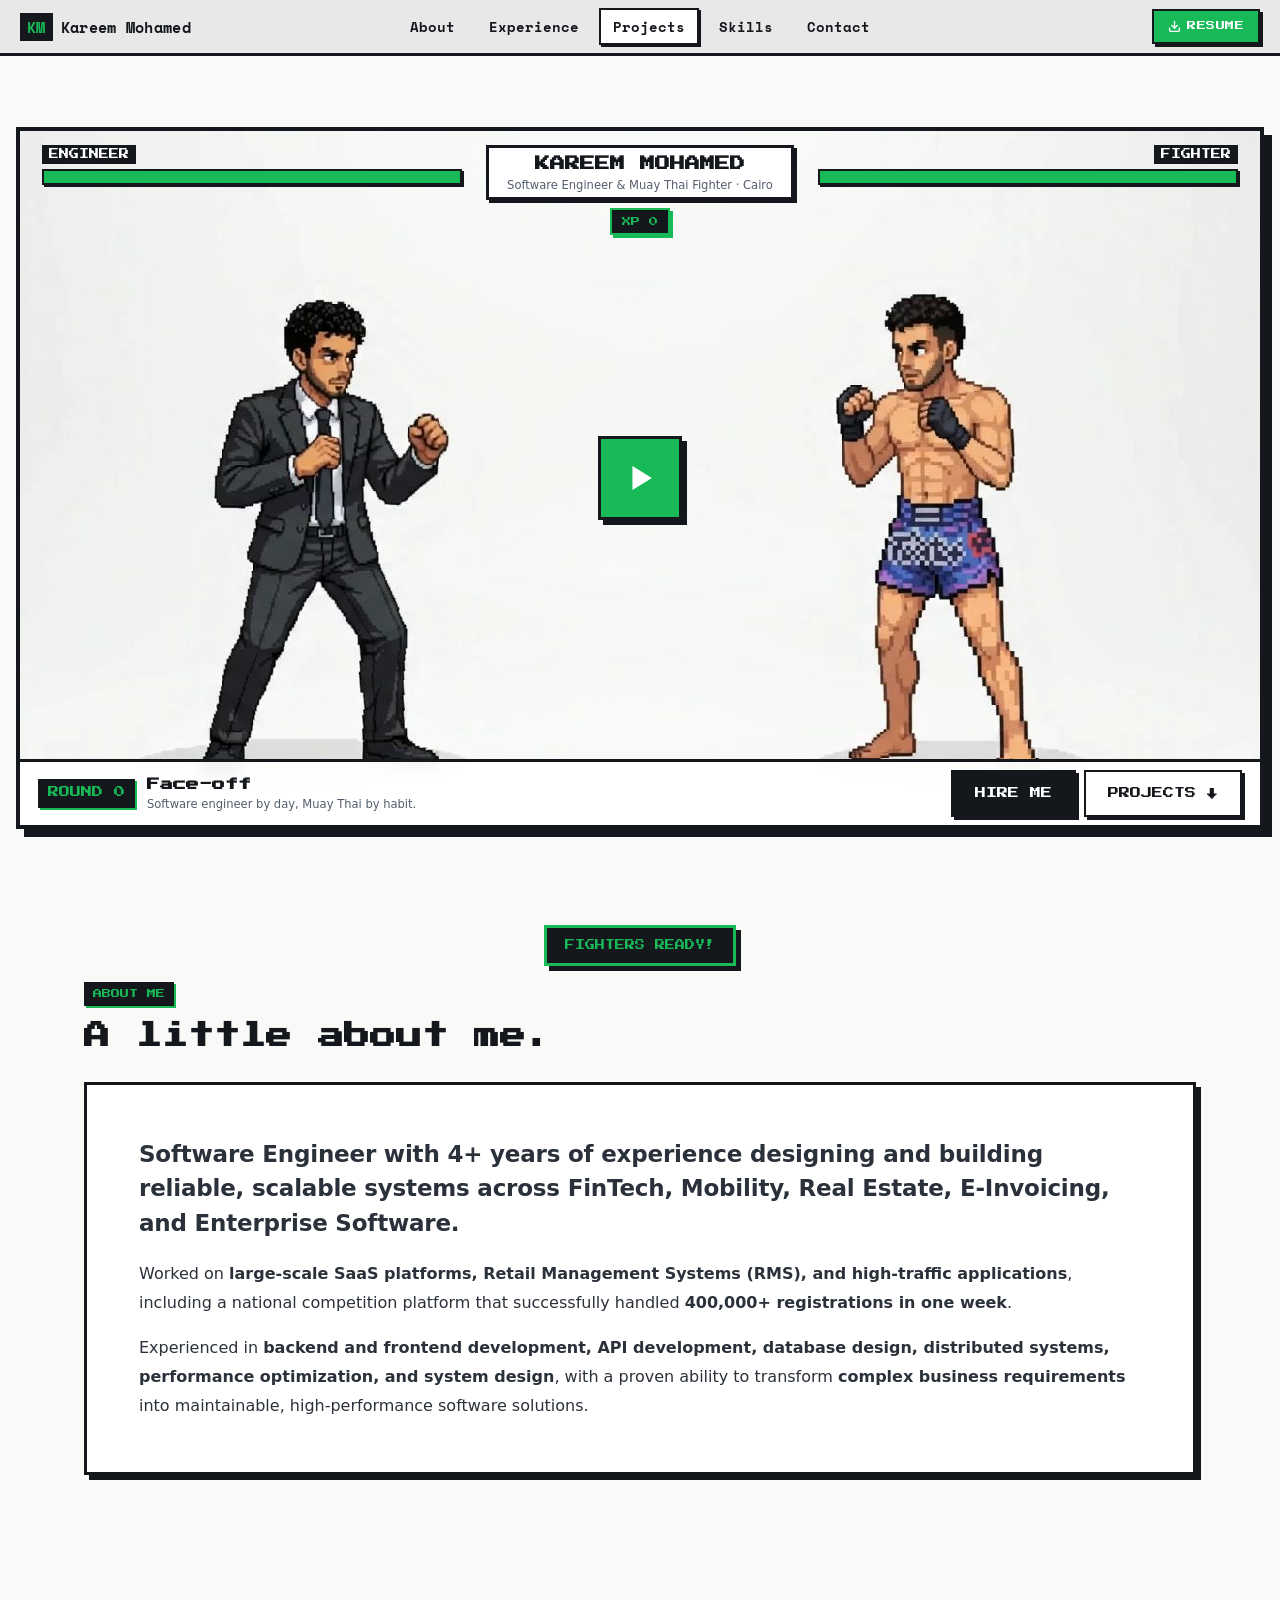
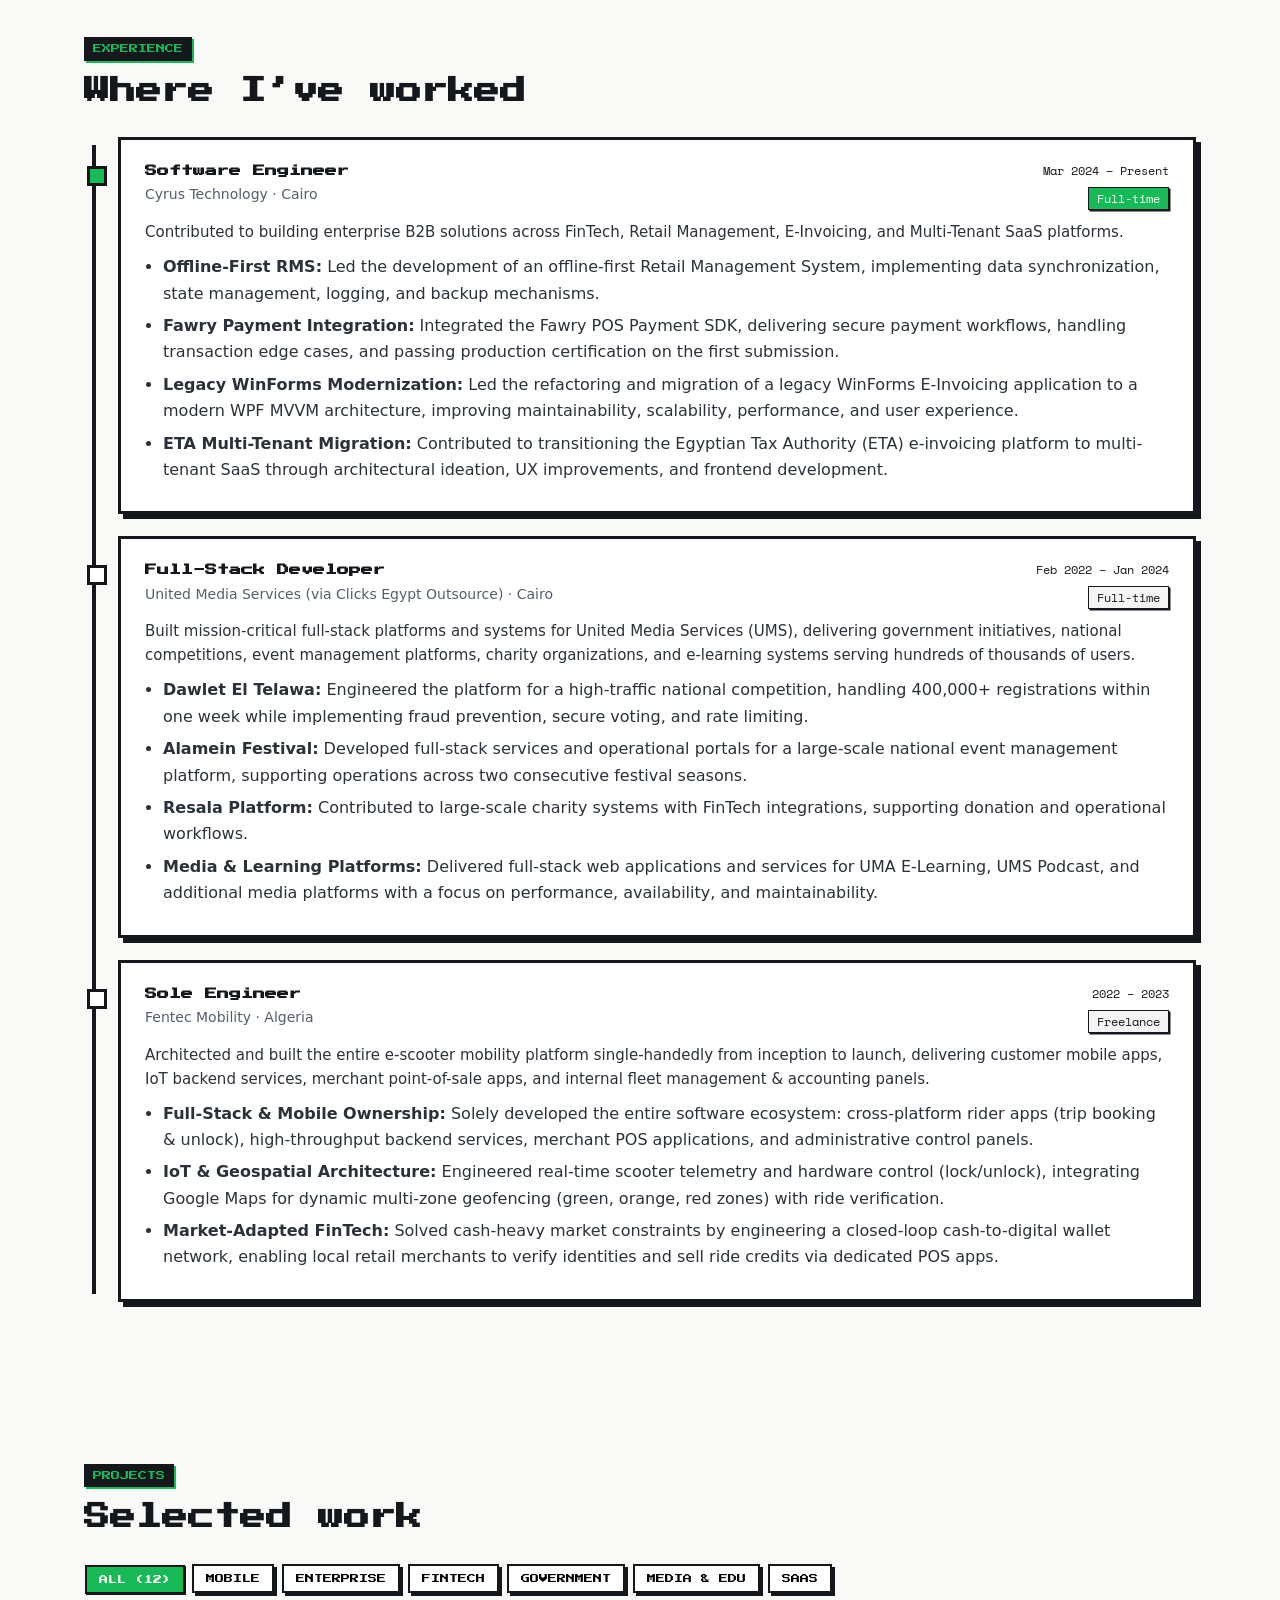
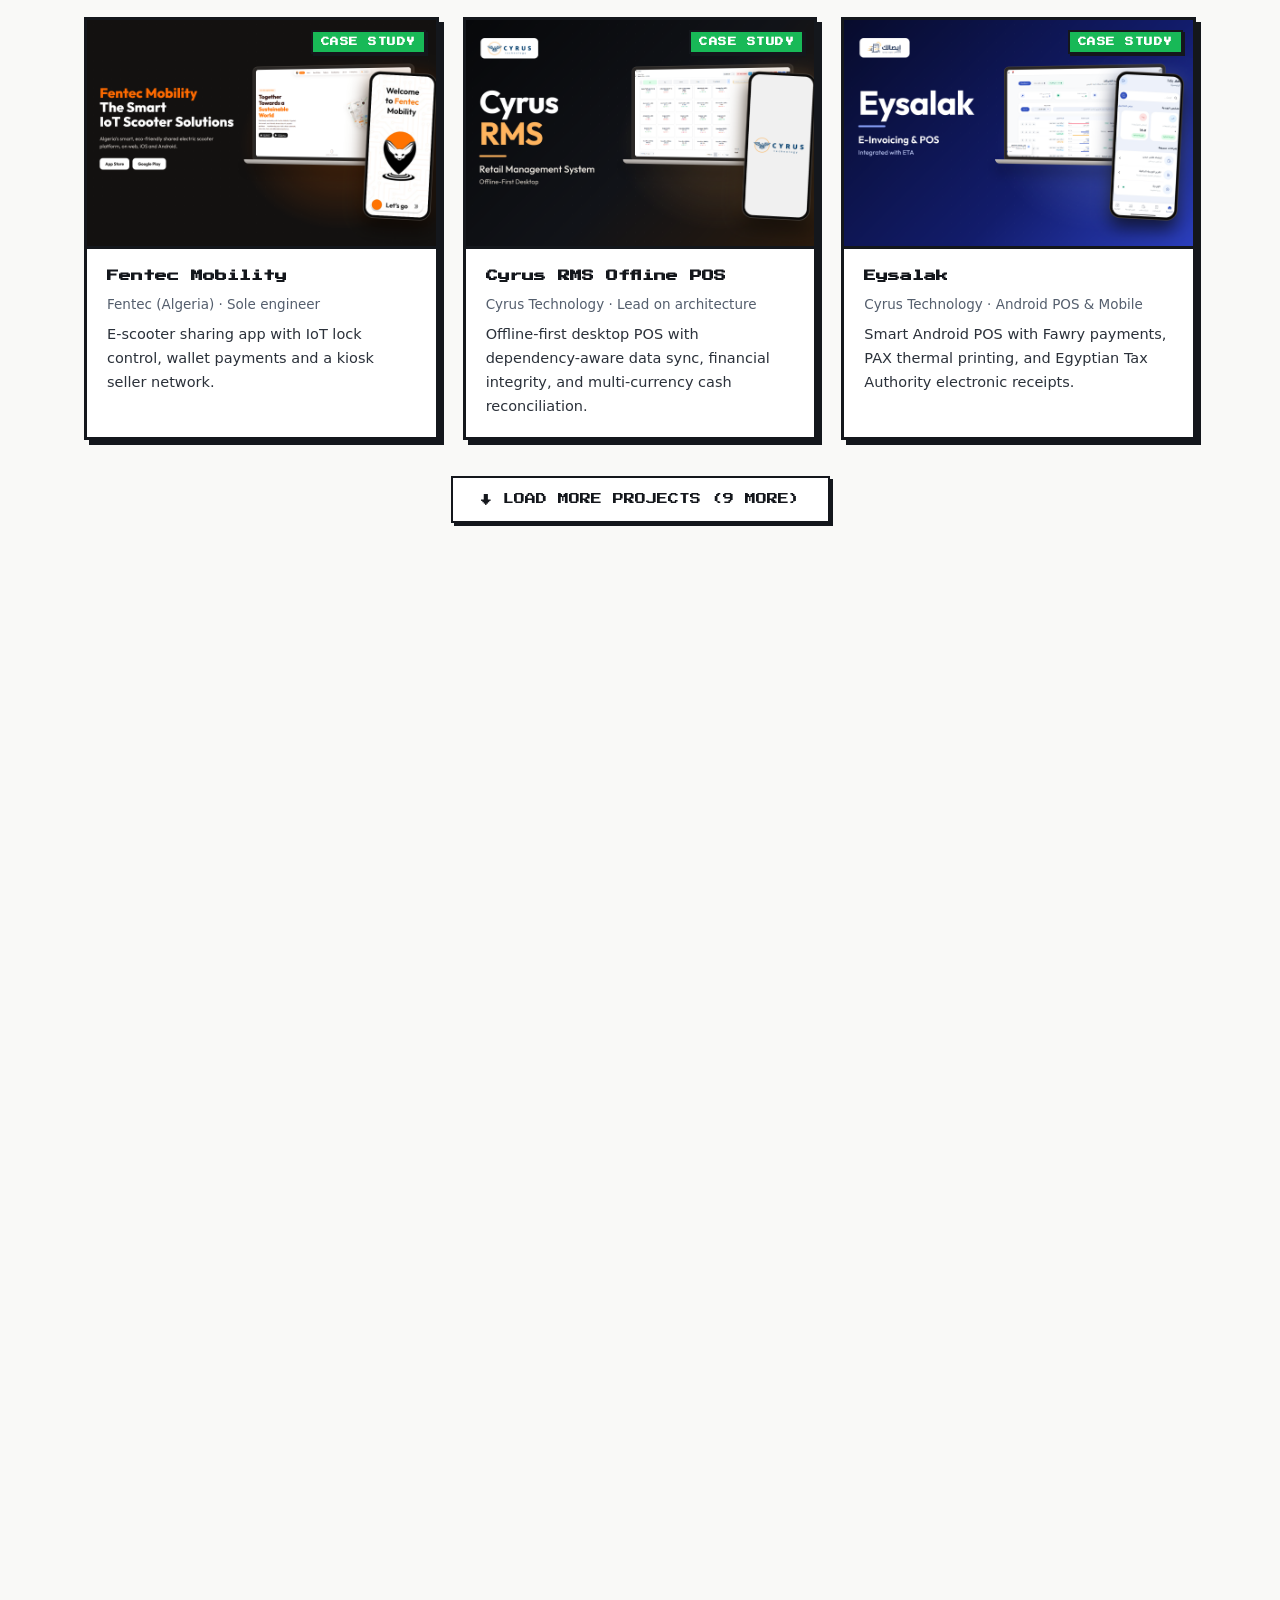
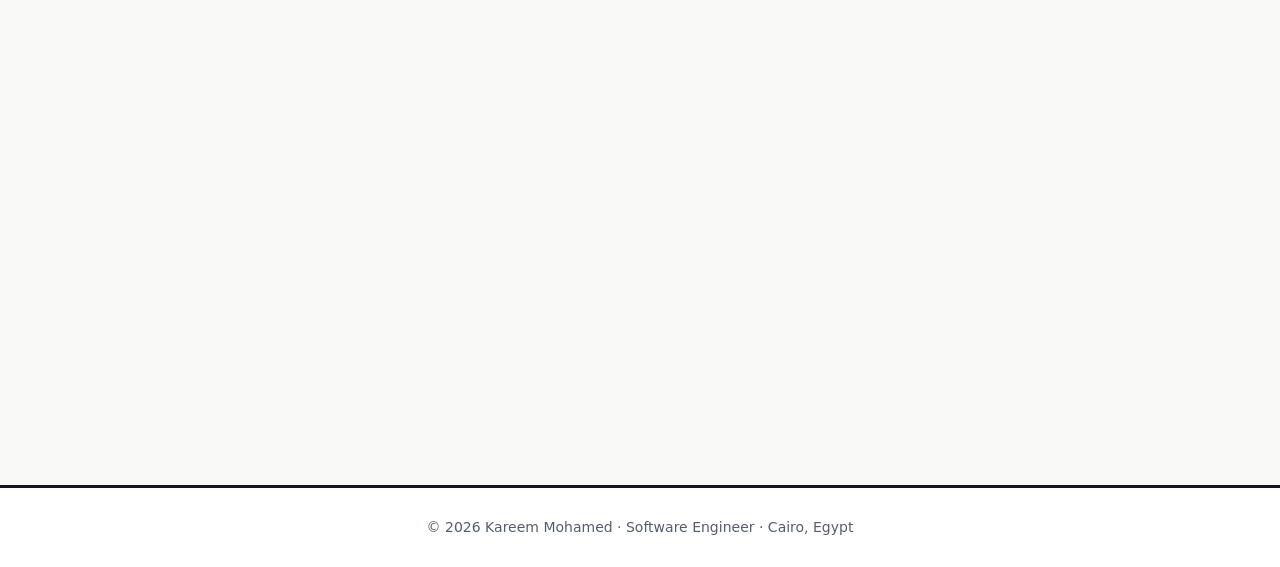
<file: index.html>
<!DOCTYPE html>
<html lang="en">
<head>
<meta charset="utf-8">
<meta name="viewport" content="width=device-width, initial-scale=1">
<title>Kareem Mohamed — Software Engineer</title>
<meta name="description" content="Kareem Mohamed — Software Engineer in Cairo. 4+ years building high-concurrency, offline-first, FinTech and SaaS systems.">
<meta property="og:type" content="website">
<meta property="og:title" content="Kareem Mohamed — Software Engineer">
<meta property="og:description" content="Reliable, scalable systems across FinTech, Mobility, E-Invoicing and Enterprise Software.">
<meta property="og:image" content="assets/thumbnails/fentec.png">
<meta name="twitter:card" content="summary_large_image">
<link rel="icon" href="data:image/svg+xml,%3Csvg xmlns='http://www.w3.org/2000/svg' viewBox='0 0 32 32'%3E%3Crect width='32' height='32' fill='%2314171c'/%3E%3Ctext x='16' y='22' font-size='16' font-family='monospace' font-weight='bold' fill='%2318b957' text-anchor='middle'%3EKM%3C/text%3E%3C/svg%3E">
<link rel="preconnect" href="https://fonts.googleapis.com">
<link rel="preconnect" href="https://fonts.gstatic.com" crossorigin>
<link href="https://fonts.googleapis.com/css2?family=Press+Start+2P&family=Space+Mono:wght@400;700&display=swap" rel="stylesheet">
<link rel="stylesheet" href="css/style.css?v=1.0.4">
</head>
<body>

<nav>
  <div class="nav-in">
    <a class="brand" href="#hero"><i>KM</i>Kareem Mohamed</a>
    <div class="links" id="links">
      <a href="#about">About</a><a href="#experience">Experience</a><a href="#projects">Projects</a><a href="#skills">Skills</a><a href="#contact">Contact</a>
    </div>
    <div class="nav-actions">
      <a class="btn nav-resume px" href="Kareem_Mohamed_Resume.pdf" download="Kareem_Mohamed_Resume.pdf" aria-label="Download Resume"><svg class="dl-ico" width="13" height="13" viewBox="0 0 24 24" fill="none" stroke="currentColor" stroke-width="2.5" stroke-linecap="square" stroke-linejoin="miter" aria-hidden="true"><path d="M21 15v4a2 2 0 0 1-2 2H5a2 2 0 0 1-2-2v-4"/><polyline points="7 10 12 15 17 10"/><line x1="12" y1="15" x2="12" y2="3"/></svg>RESUME</a>
      <button class="menu-btn" id="menuBtn" aria-expanded="false" aria-controls="links">Menu</button>
    </div>
  </div>
  <i id="prog"></i>
</nav>

<header class="hero" id="hero">
  <div class="stage">
    <div class="screen" id="screen">
      <canvas id="cv" width="1280" height="720" aria-label="Pixel-art fight between a suited engineer and a Muay Thai fighter"></canvas>
      <canvas id="fx" width="1280" height="720"></canvas>
      <div class="loader" id="loader">
        <div class="loader-t px">LOADING ASSETS...</div>
        <div class="loader-bar"><i id="loaderFill"></i></div>
        <div class="loader-n px" id="loaderCount">0 / 70 FRAMES (0%)</div>
      </div>
      <div class="ov-top px">
        <div class="fh"><span class="hud-name">ENGINEER</span><div class="hb"><i id="he"></i></div></div>
        <div class="mid"><div class="char-title"><b>KAREEM MOHAMED</b><small>Software Engineer &amp; Muay Thai Fighter · Cairo</small></div><div class="xp px" id="xp">XP 0</div></div>
        <div class="fh r"><span class="hud-name">FIGHTER</span><div class="hb"><i id="hf"></i></div></div>
      </div>
      <button class="play" id="go" disabled aria-label="Start fight"><svg viewBox="0 0 24 24" aria-hidden="true"><path d="M7 4v16l13-8z" fill="currentColor"/></svg></button>
    </div>
    <div class="deck">
      <div class="deck-story">
        <div class="round px" id="tag">READY</div>
        <div>
          <h2 class="story-t px" id="ct">Two sides. One person.</h2>
          <p class="story-d" id="cp">Press play to start the fight, or click the fighters.</p>
        </div>
      </div>
      <div class="deck-actions">
        <a class="btn dark" href="#contact">HIRE ME</a>
        <a class="btn alt" href="#projects">PROJECTS ↓</a>
      </div>
    </div>
  </div>
</header>
<div id="toast" class="px" role="status"></div>

<section id="about">
  <div class="tag-h px">ABOUT ME</div>
  <h2 class="t px">A little about me.</h2>
  <div class="about-card panel">
    <div class="about-main">
      <p class="about-lead"><strong>Software Engineer</strong> with <strong>4+ years of experience</strong> designing and building <strong>reliable, scalable systems</strong> across <strong>FinTech, Mobility, Real Estate, E-Invoicing, and Enterprise Software</strong>.</p>
      <div class="about-body">
        <p>Worked on <strong>large-scale SaaS platforms, Retail Management Systems (RMS), and high-traffic applications</strong>, including a national competition platform that successfully handled <strong>400,000+ registrations in one week</strong>.</p>
        <p>Experienced in <strong>backend and frontend development, API development, database design, distributed systems, performance optimization, and system design</strong>, with a proven ability to transform <strong>complex business requirements</strong> into maintainable, high-performance software solutions.</p>
      </div>
    </div>
  </div>
</section>

<section id="experience">
  <div class="tag-h px">EXPERIENCE</div>
  <h2 class="t px">Where I’ve worked</h2>
  <div class="tl" id="timeline"></div>
</section>

<section id="projects">
  <div class="tag-h px">PROJECTS</div>
  <h2 class="t px">Selected work</h2>
  <div class="filters" id="filters"></div>
  <div class="grid" id="grid"></div>
  <div class="load-more-wrap" id="loadMoreWrap">
    <button class="btn alt" id="loadMoreBtn" type="button">↓ LOAD MORE PROJECTS</button>
  </div>
</section>

<section id="skills">
  <div class="tag-h px">SKILLS</div>
  <h2 class="t px">Tools I use</h2>
  <div class="skills" id="skillsBox"></div>
</section>

<section id="contact">
  <div class="contact">
    <h2 class="px">Let’s build something that lasts.</h2>
    <p>Open to full-time roles and select contracts. Send me a message and I’ll reply within a day.</p>
    <div class="copy"><span id="emailVal">kareem.mohamed.swd@gmail.com</span><button id="copyBtn" onclick="copyEmail()">COPY EMAIL</button></div>
    <div class="cl">
      <a class="btn" href="mailto:kareem.mohamed.swd@gmail.com">EMAIL ME</a>
      <a class="btn alt" href="https://wa.me/201550552371" target="_blank" rel="noopener noreferrer">WHATSAPP</a>
      <a class="btn alt" href="https://github.com/kareem-kairossol-io" target="_blank" rel="noopener noreferrer">GITHUB</a>
      <a class="btn alt" href="https://linkedin.com/in/kareem-mohamed-b3b676261" target="_blank" rel="noopener noreferrer">LINKEDIN</a>
      <a class="btn dark" href="Kareem_Mohamed_Resume.pdf" target="_blank" rel="noopener noreferrer">RESUME PDF</a>
    </div>
  </div>
</section>

<footer>© 2026 Kareem Mohamed · Software Engineer · Cairo, Egypt</footer>

<div class="ov" id="modal" role="dialog" aria-modal="true" aria-labelledby="mTitle">
  <div class="mb">
    <div class="mt"><h3 class="px" id="mTitle"></h3><button class="mx" aria-label="Close" onclick="closeModal()">X</button></div>
    <div class="mbody">
      <div class="gal"><button class="nv p" aria-label="Previous" onclick="step(-1)">◀</button><img id="mImg" alt=""><button class="nv n" aria-label="Next" onclick="step(1)">▶</button></div>
      <div class="cap"><div id="mCap"></div><span id="mCount"></span></div>
      <div class="md" id="mDetails"></div>
    </div>
  </div>
</div>

<script src="js/script.js?v=1.0.4"></script>
</body>
</html>
</file>
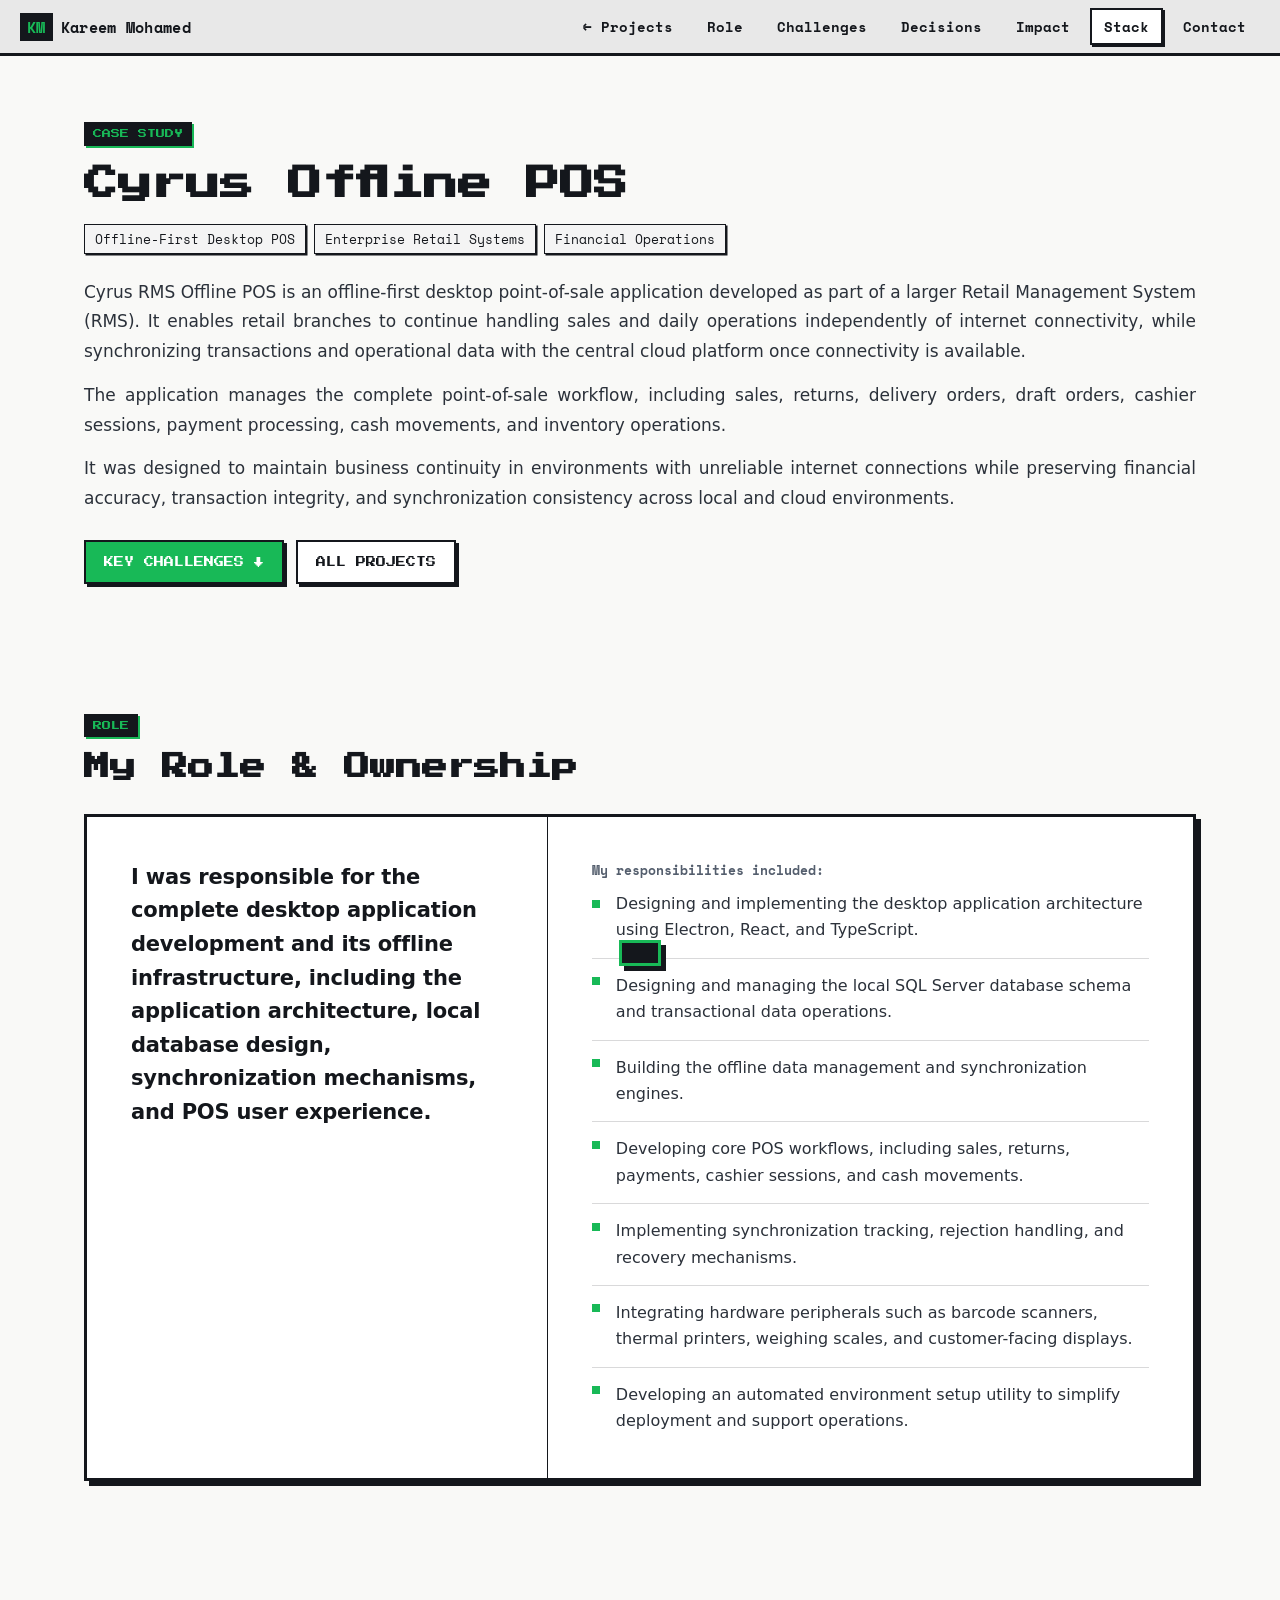
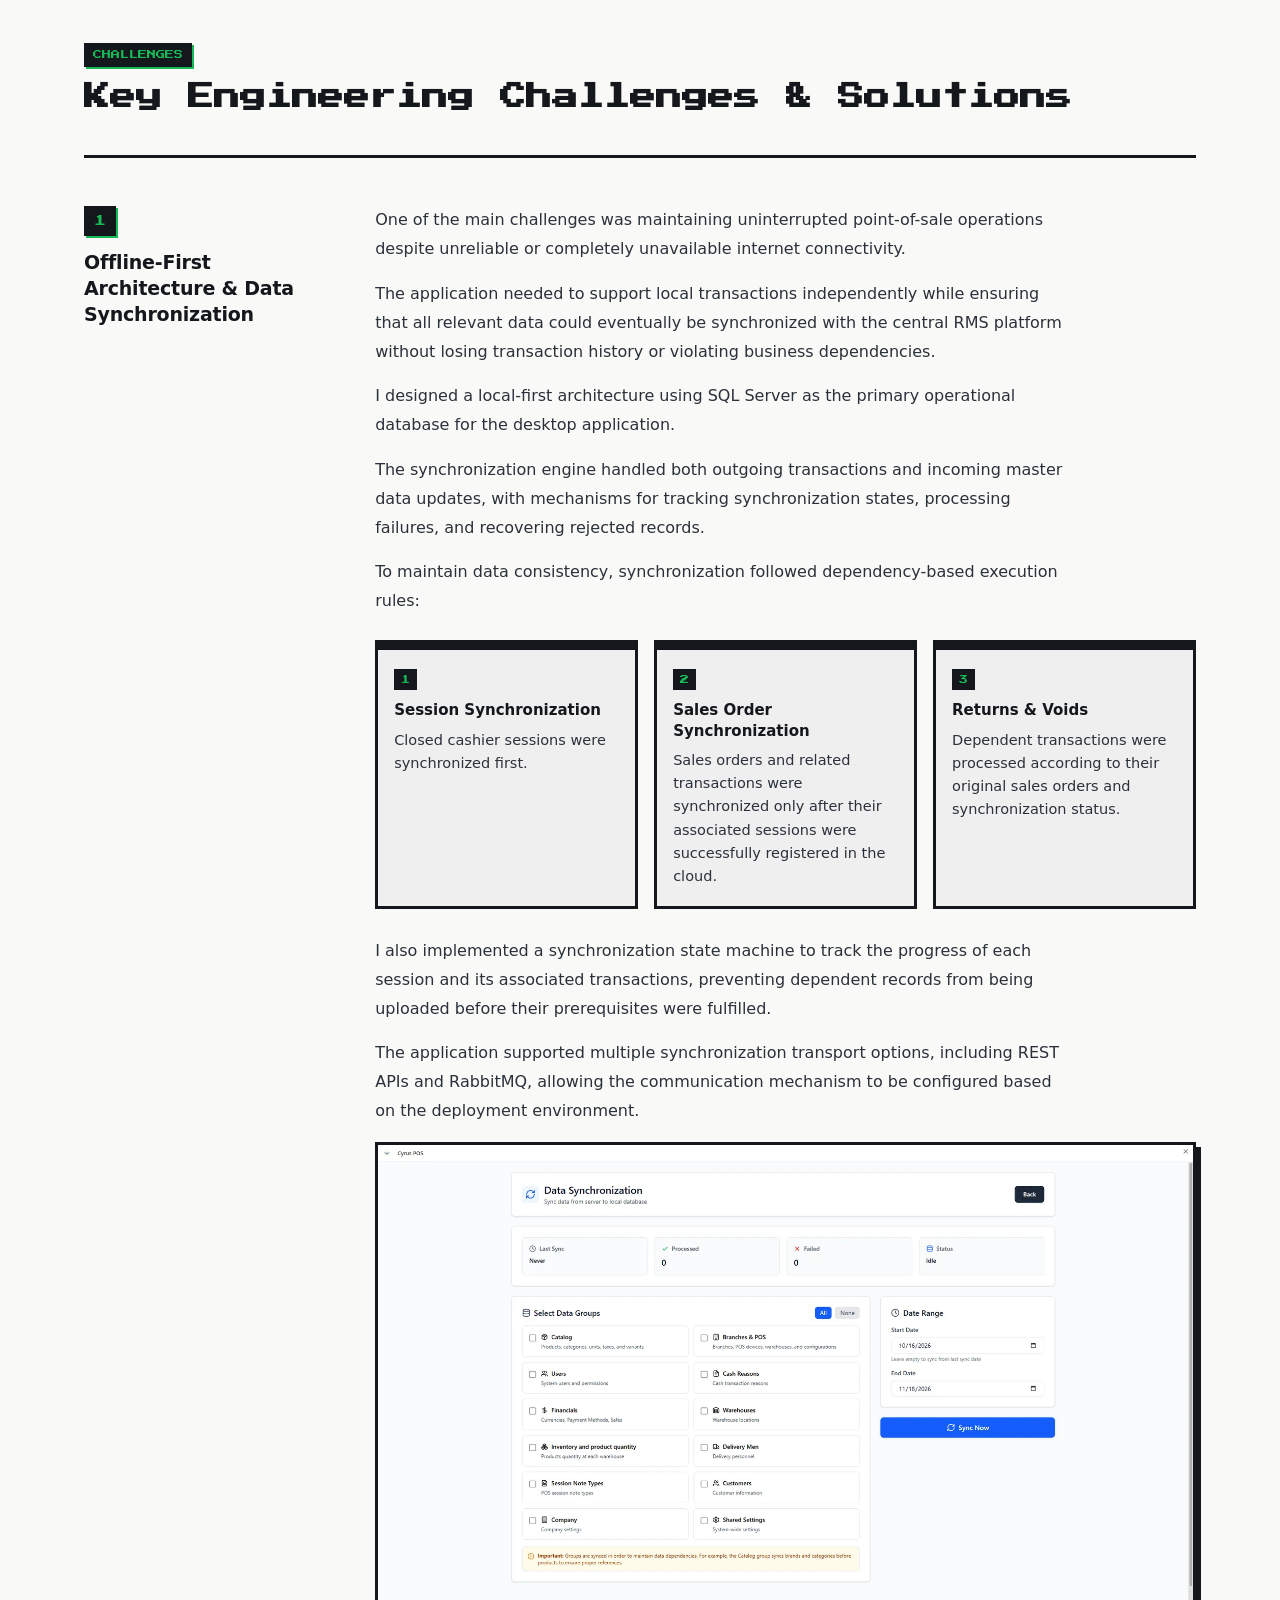
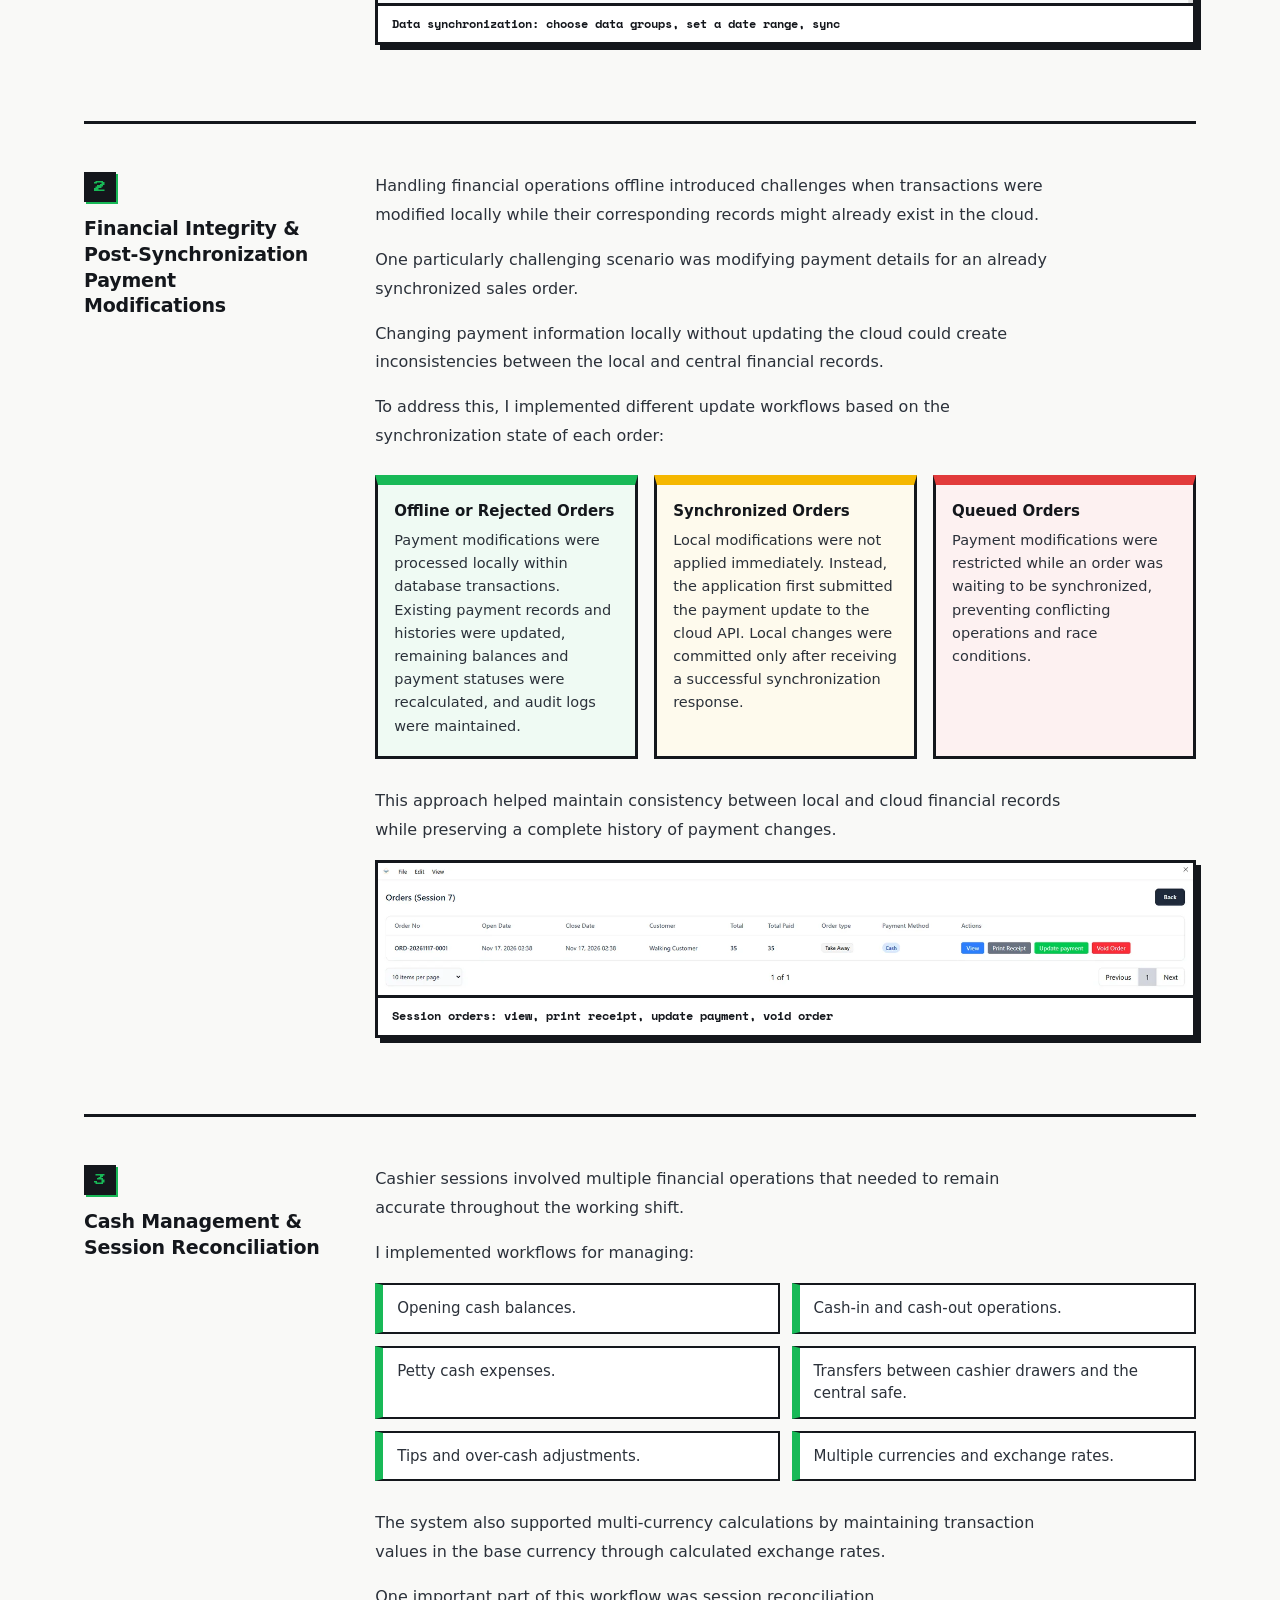
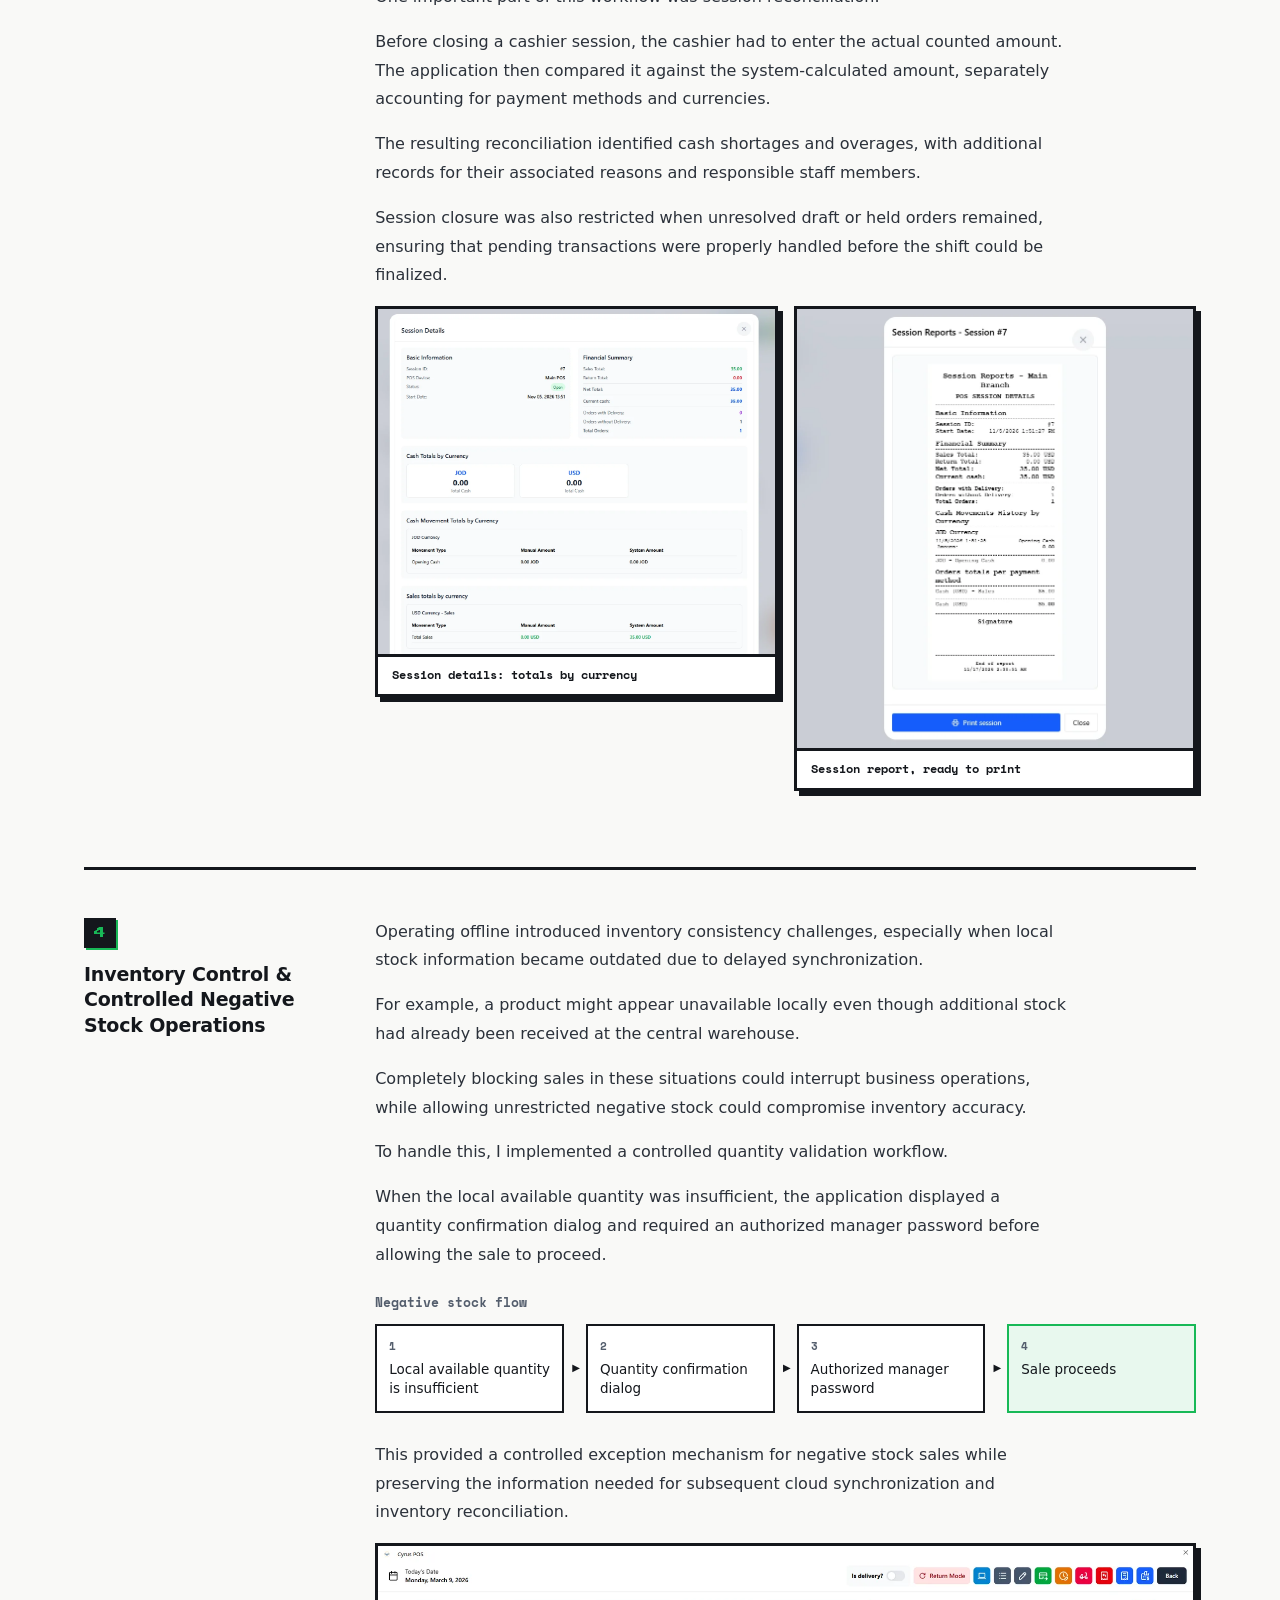
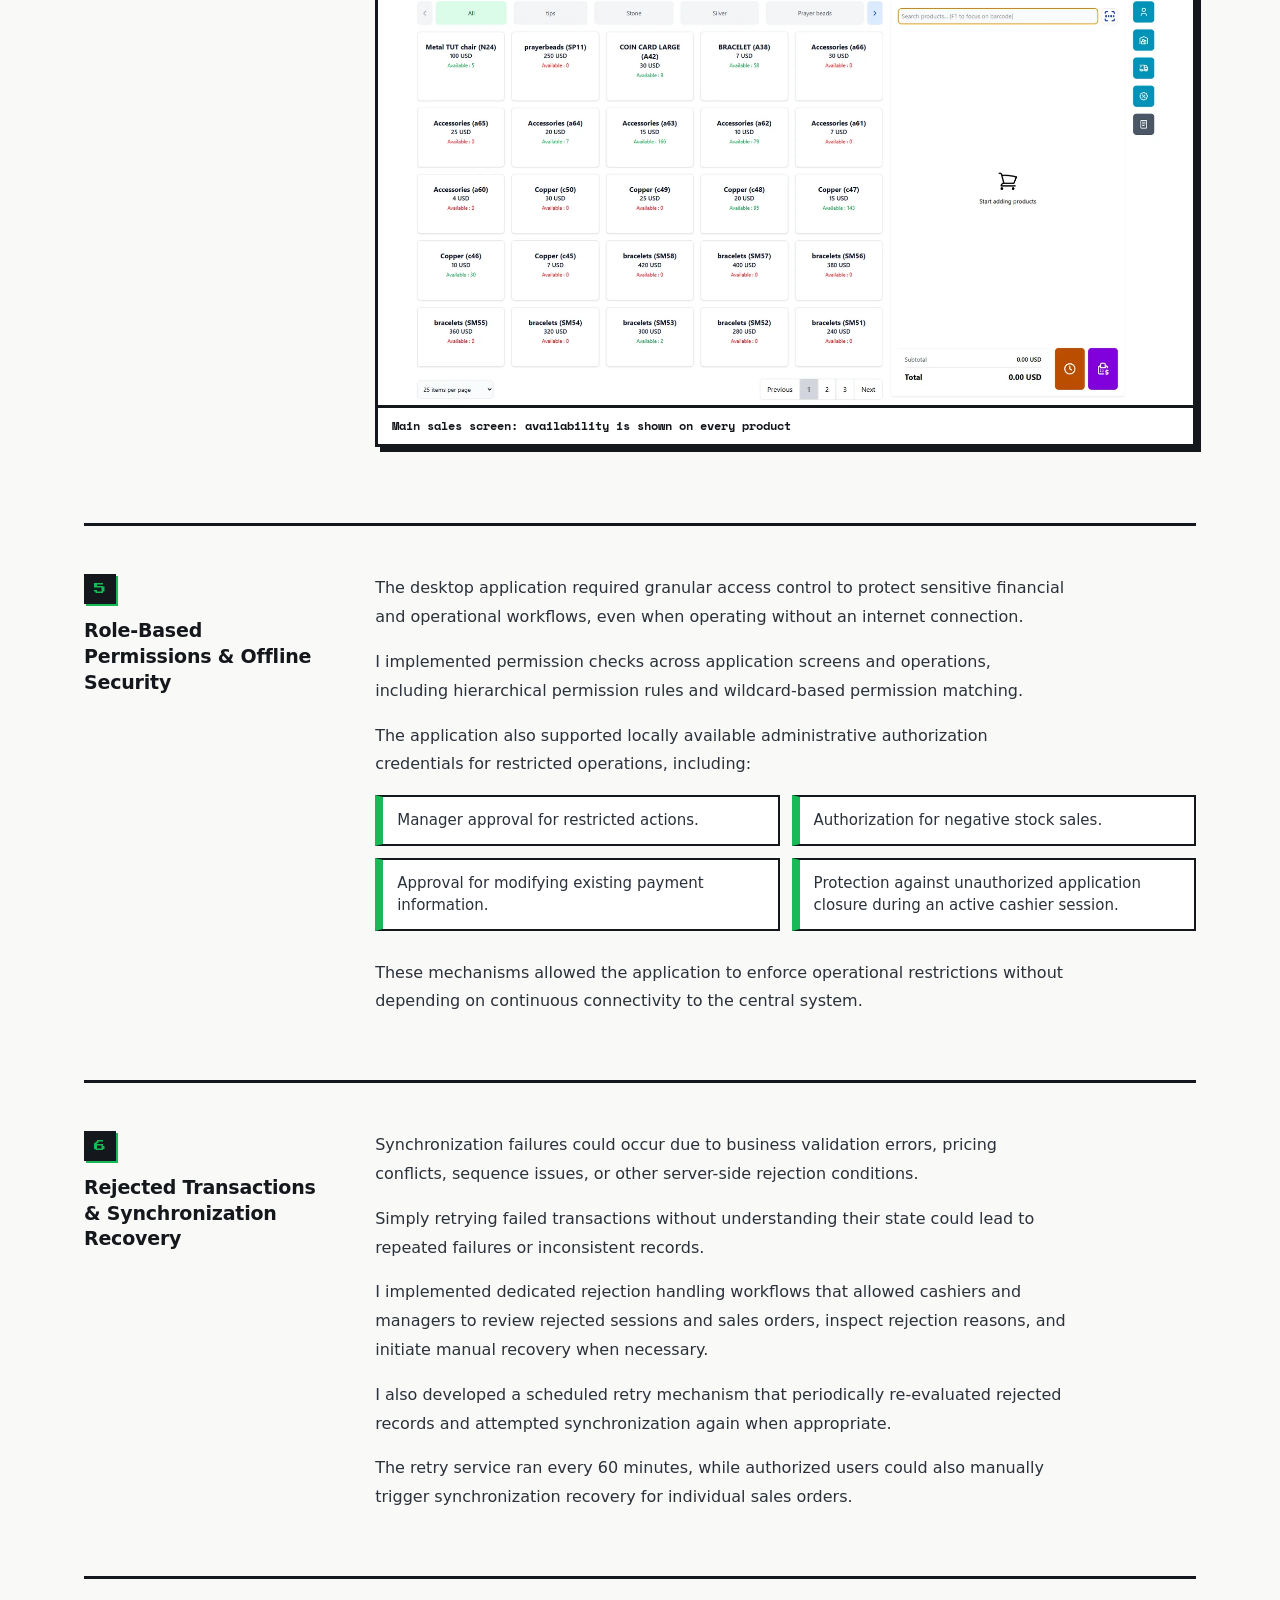
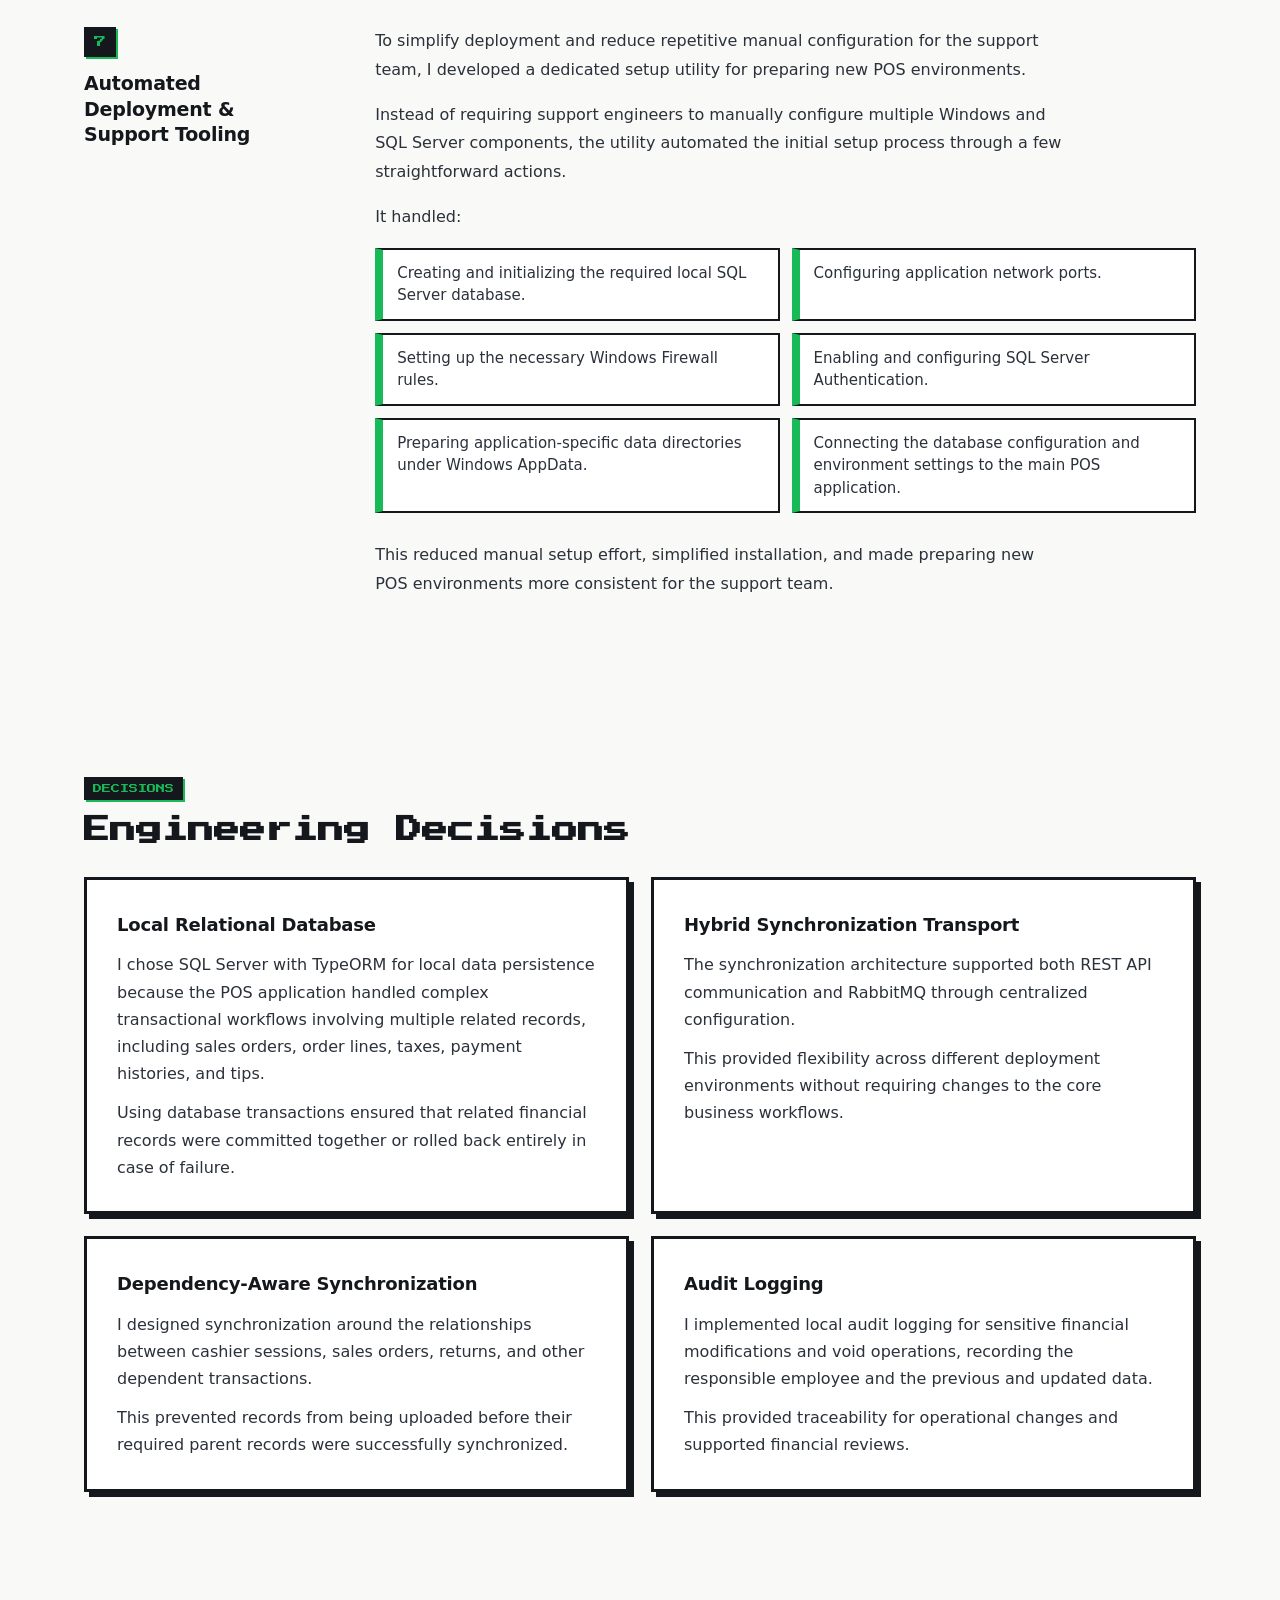
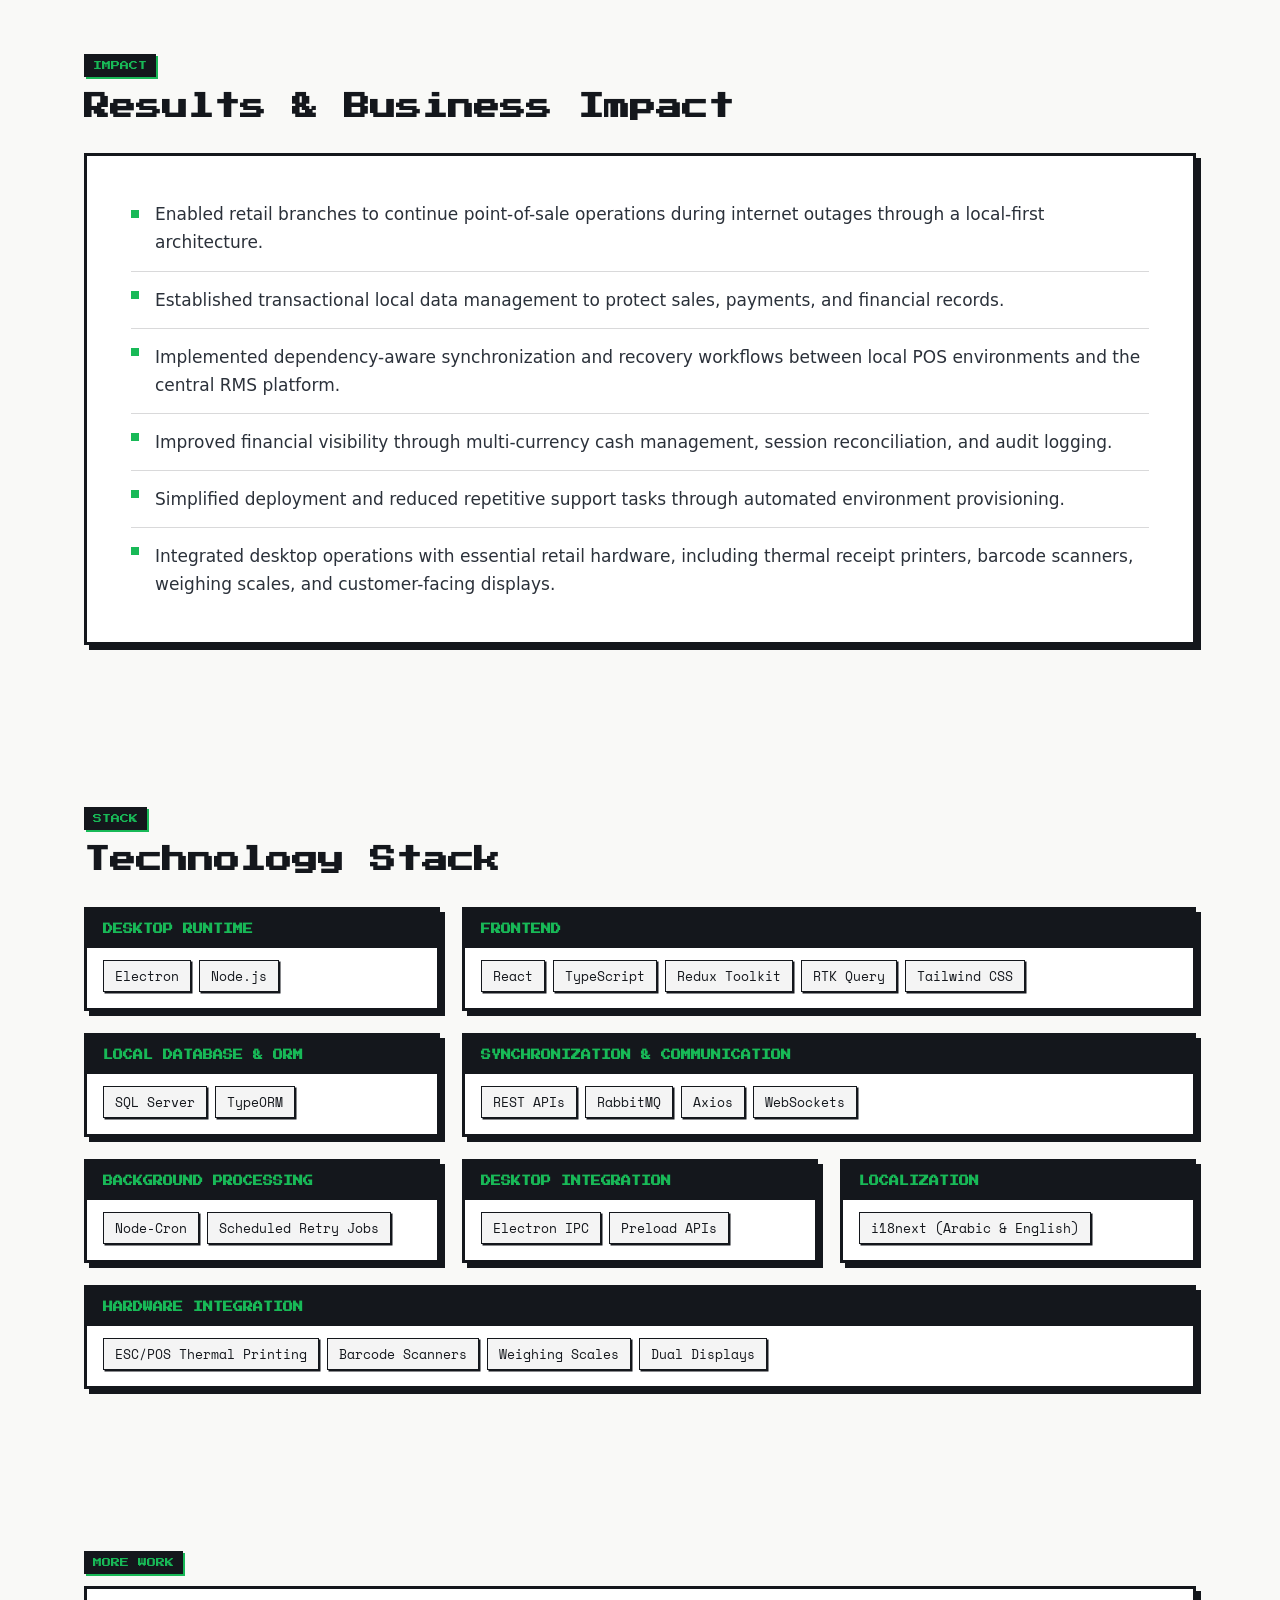
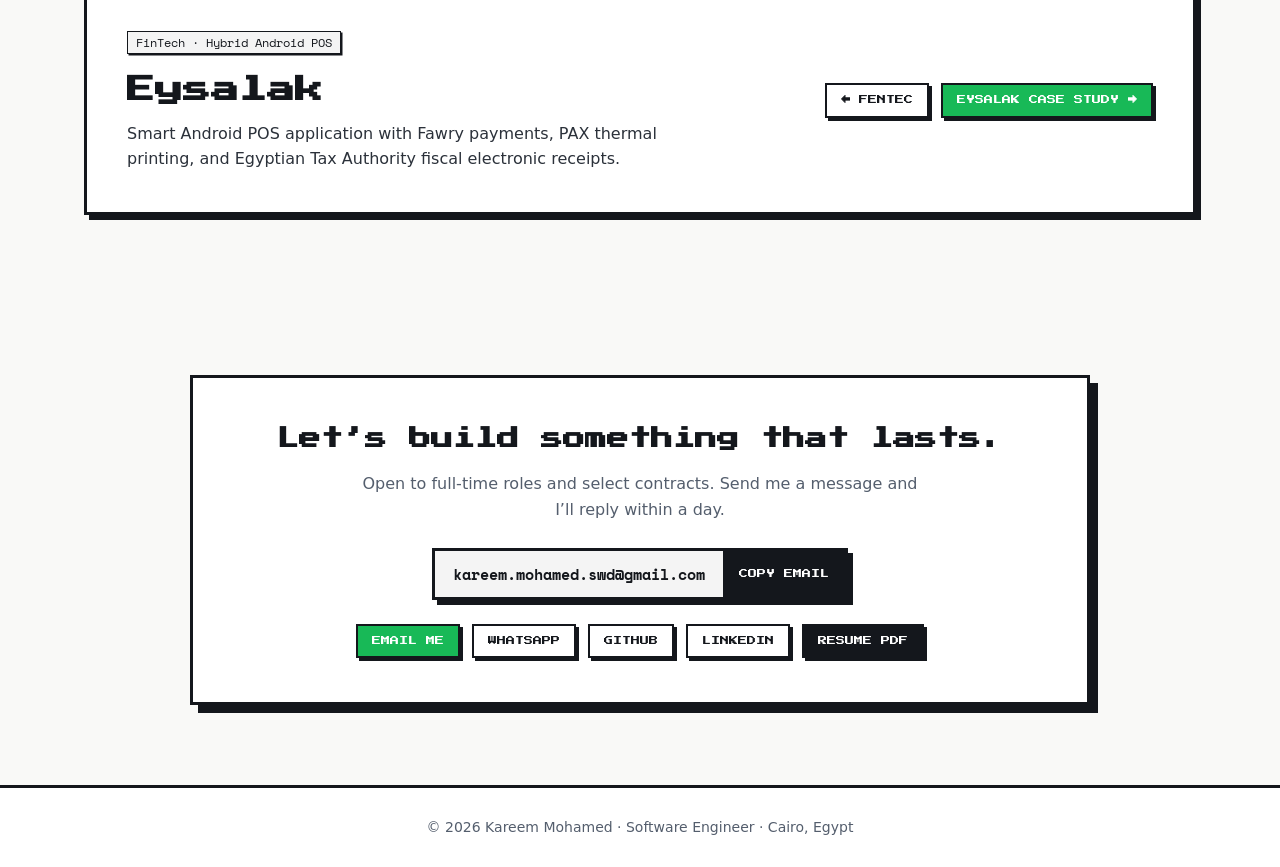
<file: cyrus.html>
<!DOCTYPE html>
<html lang="en">
<head>
<meta charset="utf-8">
<meta name="viewport" content="width=device-width, initial-scale=1">
<title>Cyrus RMS Offline POS — Case Study | Kareem Mohamed</title>
<meta name="description" content="Cyrus RMS Offline POS is an offline-first desktop point-of-sale application built with Electron, React and TypeScript, with dependency-aware synchronization to a central cloud platform.">
<meta property="og:type" content="article">
<meta property="og:title" content="Cyrus RMS Offline POS — Case Study | Kareem Mohamed">
<meta property="og:description" content="Offline-First Desktop POS · Enterprise Retail Systems · Financial Operations">
<meta property="og:image" content="assets/projects/cyrus/pos.webp">
<meta name="twitter:card" content="summary_large_image">
<link rel="icon" href="data:image/svg+xml,%3Csvg xmlns='http://www.w3.org/2000/svg' viewBox='0 0 32 32'%3E%3Crect width='32' height='32' fill='%2314171c'/%3E%3Ctext x='16' y='22' font-size='16' font-family='monospace' font-weight='bold' fill='%2318b957' text-anchor='middle'%3EKM%3C/text%3E%3C/svg%3E">
<link rel="preconnect" href="https://fonts.googleapis.com">
<link rel="preconnect" href="https://fonts.gstatic.com" crossorigin>
<link href="https://fonts.googleapis.com/css2?family=Press+Start+2P&family=Space+Mono:wght@400;700&display=swap" rel="stylesheet">
<link rel="stylesheet" href="css/style.css?v=1.0.4">
<link rel="stylesheet" href="css/fentec.css?v=1.0.4">
<link rel="stylesheet" href="css/cyrus.css?v=1.0.4">
</head>
<body>

<nav>
  <div class="nav-in">
    <a class="brand" href="index.html"><i>KM</i>Kareem Mohamed</a>
    <div class="links" id="links">
      <a href="index.html#projects">← Projects</a><a href="#role">Role</a><a href="#challenges">Challenges</a><a href="#decisions">Decisions</a><a href="#impact">Impact</a><a href="#stack">Stack</a><a href="#contact">Contact</a>
    </div>
    <button class="menu-btn" id="menuBtn" aria-expanded="false" aria-controls="links">Menu</button>
  </div>
  <i id="prog"></i>
</nav>

<!-- ============ HERO ============ -->
<header class="cs-hero" id="top">
  <div class="cs-intro">
    <div class="tag-h px">CASE STUDY</div>
    <h1 class="cs-title long px">Cyrus Offline POS</h1>
    <div class="cs-chips">
      <span class="chip">Offline-First Desktop POS</span>
      <span class="chip">Enterprise Retail Systems</span>
      <span class="chip">Financial Operations</span>
    </div>
    <div class="cs-copy">
      <p>Cyrus RMS Offline POS is an offline-first desktop point-of-sale application developed as part of a larger Retail Management System (RMS). It enables retail branches to continue handling sales and daily operations independently of internet connectivity, while synchronizing transactions and operational data with the central cloud platform once connectivity is available.</p>
      <p>The application manages the complete point-of-sale workflow, including sales, returns, delivery orders, draft orders, cashier sessions, payment processing, cash movements, and inventory operations.</p>
      <p>It was designed to maintain business continuity in environments with unreliable internet connections while preserving financial accuracy, transaction integrity, and synchronization consistency across local and cloud environments.</p>
    </div>
    <div class="cs-cta">
      <a class="btn" href="#challenges">KEY CHALLENGES ↓</a>
      <a class="btn alt" href="index.html#projects">ALL PROJECTS</a>
    </div>
  </div>

  <div class="sync-card" id="syncCard" data-net="off">
    <div class="sync-top">
      <span class="net-pill px" id="netPill">OFFLINE</span>
      <button class="btn alt" id="netBtn" type="button">GO ONLINE</button>
    </div>
    <ol class="sync-list" aria-label="Synchronization order">
      <li data-state="local"><span class="sync-n">1</span><div><b>Session Synchronization</b><small>Closed cashier sessions go first.</small></div><span class="state">LOCAL</span></li>
      <li data-state="local"><span class="sync-n">2</span><div><b>Sales Order Synchronization</b><small>Sent once their session is registered in the cloud.</small></div><span class="state">LOCAL</span></li>
      <li data-state="local"><span class="sync-n">3</span><div><b>Returns &amp; Voids</b><small>Processed according to their original sales orders.</small></div><span class="state">LOCAL</span></li>
    </ol>
    <p class="sync-msg" id="syncMsg" aria-live="off">No connection. Sales continue locally.</p>
  </div>
</header>

<!-- ============ ROLE ============ -->
<section id="role">
  <div class="tag-h px">ROLE</div>
  <h2 class="t px">My Role &amp; Ownership</h2>
  <div class="sheet role-grid">
    <div class="role-intro">
      <p>I was responsible for the complete desktop application development and its offline infrastructure, including the application architecture, local database design, synchronization mechanisms, and POS user experience.</p>
    </div>
    <div class="role-list">
      <p class="mini">My responsibilities included:</p>
      <ul class="tick-list">
        <li>Designing and implementing the desktop application architecture using Electron, React, and TypeScript.</li>
        <li>Designing and managing the local SQL Server database schema and transactional data operations.</li>
        <li>Building the offline data management and synchronization engines.</li>
        <li>Developing core POS workflows, including sales, returns, payments, cashier sessions, and cash movements.</li>
        <li>Implementing synchronization tracking, rejection handling, and recovery mechanisms.</li>
        <li>Integrating hardware peripherals such as barcode scanners, thermal printers, weighing scales, and customer-facing displays.</li>
        <li>Developing an automated environment setup utility to simplify deployment and support operations.</li>
      </ul>
    </div>
  </div>
</section>

<!-- ============ CHALLENGES ============ -->
<section id="challenges">
  <div class="tag-h px">CHALLENGES</div>
  <h2 class="t px">Key Engineering Challenges &amp; Solutions</h2>

  <article class="ch" id="ch1">
    <div class="ch-side"><span class="ch-num px">1</span><h3>Offline-First Architecture &amp; Data Synchronization</h3></div>
    <div class="ch-body">
      <p>One of the main challenges was maintaining uninterrupted point-of-sale operations despite unreliable or completely unavailable internet connectivity.</p>
      <p>The application needed to support local transactions independently while ensuring that all relevant data could eventually be synchronized with the central RMS platform without losing transaction history or violating business dependencies.</p>
      <p>I designed a local-first architecture using SQL Server as the primary operational database for the desktop application.</p>
      <p>The synchronization engine handled both outgoing transactions and incoming master data updates, with mechanisms for tracking synchronization states, processing failures, and recovering rejected records.</p>
      <p>To maintain data consistency, synchronization followed dependency-based execution rules:</p>
      <div class="zones">
        <div class="zone zone-n"><span class="rule-n px">1</span><h4>Session Synchronization</h4><p>Closed cashier sessions were synchronized first.</p></div>
        <div class="zone zone-n"><span class="rule-n px">2</span><h4>Sales Order Synchronization</h4><p>Sales orders and related transactions were synchronized only after their associated sessions were successfully registered in the cloud.</p></div>
        <div class="zone zone-n"><span class="rule-n px">3</span><h4>Returns &amp; Voids</h4><p>Dependent transactions were processed according to their original sales orders and synchronization status.</p></div>
      </div>
      <p>I also implemented a synchronization state machine to track the progress of each session and its associated transactions, preventing dependent records from being uploaded before their prerequisites were fulfilled.</p>
      <p>The application supported multiple synchronization transport options, including REST APIs and RabbitMQ, allowing the communication mechanism to be configured based on the deployment environment.</p>
      <figure class="ch-fig">
        <a href="assets/projects/cyrus/sync.webp" target="_blank" rel="noopener noreferrer"><img src="assets/projects/cyrus/sync.webp" alt="Data Synchronization screen with selectable data groups and a date range" loading="lazy"></a>
        <figcaption>Data synchronization: choose data groups, set a date range, sync</figcaption>
      </figure>
    </div>
  </article>

  <article class="ch" id="ch2">
    <div class="ch-side"><span class="ch-num px">2</span><h3>Financial Integrity &amp; Post-Synchronization Payment Modifications</h3></div>
    <div class="ch-body">
      <p>Handling financial operations offline introduced challenges when transactions were modified locally while their corresponding records might already exist in the cloud.</p>
      <p>One particularly challenging scenario was modifying payment details for an already synchronized sales order.</p>
      <p>Changing payment information locally without updating the cloud could create inconsistencies between the local and central financial records.</p>
      <p>To address this, I implemented different update workflows based on the synchronization state of each order:</p>
      <div class="zones">
        <div class="zone zone-g"><h4>Offline or Rejected Orders</h4><p>Payment modifications were processed locally within database transactions. Existing payment records and histories were updated, remaining balances and payment statuses were recalculated, and audit logs were maintained.</p></div>
        <div class="zone zone-y"><h4>Synchronized Orders</h4><p>Local modifications were not applied immediately. Instead, the application first submitted the payment update to the cloud API. Local changes were committed only after receiving a successful synchronization response.</p></div>
        <div class="zone zone-r"><h4>Queued Orders</h4><p>Payment modifications were restricted while an order was waiting to be synchronized, preventing conflicting operations and race conditions.</p></div>
      </div>
      <p>This approach helped maintain consistency between local and cloud financial records while preserving a complete history of payment changes.</p>
      <figure class="ch-fig">
        <a href="assets/projects/cyrus/orders.webp" target="_blank" rel="noopener noreferrer"><img src="assets/projects/cyrus/orders.webp" alt="Orders list for a session with View, Print Receipt, Update payment and Void Order actions" loading="lazy"></a>
        <figcaption>Session orders: view, print receipt, update payment, void order</figcaption>
      </figure>
    </div>
  </article>

  <article class="ch" id="ch3">
    <div class="ch-side"><span class="ch-num px">3</span><h3>Cash Management &amp; Session Reconciliation</h3></div>
    <div class="ch-body">
      <p>Cashier sessions involved multiple financial operations that needed to remain accurate throughout the working shift.</p>
      <p>I implemented workflows for managing:</p>
      <ul class="svc">
        <li>Opening cash balances.</li>
        <li>Cash-in and cash-out operations.</li>
        <li>Petty cash expenses.</li>
        <li>Transfers between cashier drawers and the central safe.</li>
        <li>Tips and over-cash adjustments.</li>
        <li>Multiple currencies and exchange rates.</li>
      </ul>
      <p>The system also supported multi-currency calculations by maintaining transaction values in the base currency through calculated exchange rates.</p>
      <p>One important part of this workflow was session reconciliation.</p>
      <p>Before closing a cashier session, the cashier had to enter the actual counted amount. The application then compared it against the system-calculated amount, separately accounting for payment methods and currencies.</p>
      <p>The resulting reconciliation identified cash shortages and overages, with additional records for their associated reasons and responsible staff members.</p>
      <p>Session closure was also restricted when unresolved draft or held orders remained, ensuring that pending transactions were properly handled before the shift could be finalized.</p>
      <div class="ch-figs">
        <figure class="ch-fig">
          <a href="assets/projects/cyrus/session.webp" target="_blank" rel="noopener noreferrer"><img src="assets/projects/cyrus/session.webp" alt="Session details with financial summary and cash totals by currency" loading="lazy"></a>
          <figcaption>Session details: totals by currency</figcaption>
        </figure>
        <figure class="ch-fig">
          <a href="assets/projects/cyrus/report.webp" target="_blank" rel="noopener noreferrer"><img src="assets/projects/cyrus/report.webp" alt="Printable session report preview" loading="lazy"></a>
          <figcaption>Session report, ready to print</figcaption>
        </figure>
      </div>
    </div>
  </article>

  <article class="ch" id="ch4">
    <div class="ch-side"><span class="ch-num px">4</span><h3>Inventory Control &amp; Controlled Negative Stock Operations</h3></div>
    <div class="ch-body">
      <p>Operating offline introduced inventory consistency challenges, especially when local stock information became outdated due to delayed synchronization.</p>
      <p>For example, a product might appear unavailable locally even though additional stock had already been received at the central warehouse.</p>
      <p>Completely blocking sales in these situations could interrupt business operations, while allowing unrestricted negative stock could compromise inventory accuracy.</p>
      <p>To handle this, I implemented a controlled quantity validation workflow.</p>
      <p>When the local available quantity was insufficient, the application displayed a quantity confirmation dialog and required an authorized manager password before allowing the sale to proceed.</p>
      <div class="flow-wrap">
        <p class="mini">Negative stock flow</p>
        <ol class="flow four" aria-label="Negative stock flow">
          <li>Local available quantity is insufficient</li>
          <li>Quantity confirmation dialog</li>
          <li>Authorized manager password</li>
          <li class="ok">Sale proceeds</li>
        </ol>
      </div>
      <p>This provided a controlled exception mechanism for negative stock sales while preserving the information needed for subsequent cloud synchronization and inventory reconciliation.</p>
      <figure class="ch-fig">
        <a href="assets/projects/cyrus/pos.webp" target="_blank" rel="noopener noreferrer"><img src="assets/projects/cyrus/pos.webp" alt="POS sales screen with product tiles showing available quantities" loading="lazy"></a>
        <figcaption>Main sales screen: availability is shown on every product</figcaption>
      </figure>
    </div>
  </article>

  <article class="ch" id="ch5">
    <div class="ch-side"><span class="ch-num px">5</span><h3>Role-Based Permissions &amp; Offline Security</h3></div>
    <div class="ch-body">
      <p>The desktop application required granular access control to protect sensitive financial and operational workflows, even when operating without an internet connection.</p>
      <p>I implemented permission checks across application screens and operations, including hierarchical permission rules and wildcard-based permission matching.</p>
      <p>The application also supported locally available administrative authorization credentials for restricted operations, including:</p>
      <ul class="svc">
        <li>Manager approval for restricted actions.</li>
        <li>Authorization for negative stock sales.</li>
        <li>Approval for modifying existing payment information.</li>
        <li>Protection against unauthorized application closure during an active cashier session.</li>
      </ul>
      <p>These mechanisms allowed the application to enforce operational restrictions without depending on continuous connectivity to the central system.</p>
    </div>
  </article>

  <article class="ch" id="ch6">
    <div class="ch-side"><span class="ch-num px">6</span><h3>Rejected Transactions &amp; Synchronization Recovery</h3></div>
    <div class="ch-body">
      <p>Synchronization failures could occur due to business validation errors, pricing conflicts, sequence issues, or other server-side rejection conditions.</p>
      <p>Simply retrying failed transactions without understanding their state could lead to repeated failures or inconsistent records.</p>
      <p>I implemented dedicated rejection handling workflows that allowed cashiers and managers to review rejected sessions and sales orders, inspect rejection reasons, and initiate manual recovery when necessary.</p>
      <p>I also developed a scheduled retry mechanism that periodically re-evaluated rejected records and attempted synchronization again when appropriate.</p>
      <p>The retry service ran every 60 minutes, while authorized users could also manually trigger synchronization recovery for individual sales orders.</p>
    </div>
  </article>

  <article class="ch" id="ch7">
    <div class="ch-side"><span class="ch-num px">7</span><h3>Automated Deployment &amp; Support Tooling</h3></div>
    <div class="ch-body">
      <p>To simplify deployment and reduce repetitive manual configuration for the support team, I developed a dedicated setup utility for preparing new POS environments.</p>
      <p>Instead of requiring support engineers to manually configure multiple Windows and SQL Server components, the utility automated the initial setup process through a few straightforward actions.</p>
      <p>It handled:</p>
      <ul class="svc">
        <li>Creating and initializing the required local SQL Server database.</li>
        <li>Configuring application network ports.</li>
        <li>Setting up the necessary Windows Firewall rules.</li>
        <li>Enabling and configuring SQL Server Authentication.</li>
        <li>Preparing application-specific data directories under Windows AppData.</li>
        <li>Connecting the database configuration and environment settings to the main POS application.</li>
      </ul>
      <p>This reduced manual setup effort, simplified installation, and made preparing new POS environments more consistent for the support team.</p>
    </div>
  </article>
</section>

<!-- ============ DECISIONS ============ -->
<section id="decisions">
  <div class="tag-h px">DECISIONS</div>
  <h2 class="t px">Engineering Decisions</h2>
  <div class="decisions">
    <div class="sheet decision">
      <h3>Local Relational Database</h3>
      <p>I chose SQL Server with TypeORM for local data persistence because the POS application handled complex transactional workflows involving multiple related records, including sales orders, order lines, taxes, payment histories, and tips.</p>
      <p>Using database transactions ensured that related financial records were committed together or rolled back entirely in case of failure.</p>
    </div>
    <div class="sheet decision">
      <h3>Hybrid Synchronization Transport</h3>
      <p>The synchronization architecture supported both REST API communication and RabbitMQ through centralized configuration.</p>
      <p>This provided flexibility across different deployment environments without requiring changes to the core business workflows.</p>
    </div>
    <div class="sheet decision">
      <h3>Dependency-Aware Synchronization</h3>
      <p>I designed synchronization around the relationships between cashier sessions, sales orders, returns, and other dependent transactions.</p>
      <p>This prevented records from being uploaded before their required parent records were successfully synchronized.</p>
    </div>
    <div class="sheet decision">
      <h3>Audit Logging</h3>
      <p>I implemented local audit logging for sensitive financial modifications and void operations, recording the responsible employee and the previous and updated data.</p>
      <p>This provided traceability for operational changes and supported financial reviews.</p>
    </div>
  </div>
</section>

<!-- ============ IMPACT ============ -->
<section id="impact">
  <div class="tag-h px">IMPACT</div>
  <h2 class="t px">Results &amp; Business Impact</h2>
  <div class="sheet impact">
    <ul class="tick-list">
      <li>Enabled retail branches to continue point-of-sale operations during internet outages through a local-first architecture.</li>
      <li>Established transactional local data management to protect sales, payments, and financial records.</li>
      <li>Implemented dependency-aware synchronization and recovery workflows between local POS environments and the central RMS platform.</li>
      <li>Improved financial visibility through multi-currency cash management, session reconciliation, and audit logging.</li>
      <li>Simplified deployment and reduced repetitive support tasks through automated environment provisioning.</li>
      <li>Integrated desktop operations with essential retail hardware, including thermal receipt printers, barcode scanners, weighing scales, and customer-facing displays.</li>
    </ul>
  </div>
</section>

<!-- ============ STACK ============ -->
<section id="stack">
  <div class="tag-h px">STACK</div>
  <h2 class="t px">Technology Stack</h2>
  <div class="skills">
    <div class="cart">
      <div class="cart-head"><h3 class="px">DESKTOP RUNTIME</h3></div>
      <div class="cart-chips"><span class="chip">Electron</span><span class="chip">Node.js</span></div>
    </div>
    <div class="cart wide">
      <div class="cart-head"><h3 class="px">FRONTEND</h3></div>
      <div class="cart-chips"><span class="chip">React</span><span class="chip">TypeScript</span><span class="chip">Redux Toolkit</span><span class="chip">RTK Query</span><span class="chip">Tailwind CSS</span></div>
    </div>
    <div class="cart">
      <div class="cart-head"><h3 class="px">LOCAL DATABASE &amp; ORM</h3></div>
      <div class="cart-chips"><span class="chip">SQL Server</span><span class="chip">TypeORM</span></div>
    </div>
    <div class="cart wide">
      <div class="cart-head"><h3 class="px">SYNCHRONIZATION &amp; COMMUNICATION</h3></div>
      <div class="cart-chips"><span class="chip">REST APIs</span><span class="chip">RabbitMQ</span><span class="chip">Axios</span><span class="chip">WebSockets</span></div>
    </div>
    <div class="cart">
      <div class="cart-head"><h3 class="px">BACKGROUND PROCESSING</h3></div>
      <div class="cart-chips"><span class="chip">Node-Cron</span><span class="chip">Scheduled Retry Jobs</span></div>
    </div>
    <div class="cart">
      <div class="cart-head"><h3 class="px">DESKTOP INTEGRATION</h3></div>
      <div class="cart-chips"><span class="chip">Electron IPC</span><span class="chip">Preload APIs</span></div>
    </div>
    <div class="cart full">
      <div class="cart-head"><h3 class="px">HARDWARE INTEGRATION</h3></div>
      <div class="cart-chips"><span class="chip">ESC/POS Thermal Printing</span><span class="chip">Barcode Scanners</span><span class="chip">Weighing Scales</span><span class="chip">Dual Displays</span></div>
    </div>
    <div class="cart">
      <div class="cart-head"><h3 class="px">LOCALIZATION</h3></div>
      <div class="cart-chips"><span class="chip">i18next (Arabic &amp; English)</span></div>
    </div>
  </div>
</section>

<!-- ============ MORE CASE STUDIES ============ -->
<section id="more-cases">
  <div class="tag-h px">MORE WORK</div>
  <div class="sheet" style="padding: clamp(24px, 3.5vw, 40px); display: flex; justify-content: space-between; align-items: center; flex-wrap: wrap; gap: 20px;">
    <div style="max-width: 600px;">
      <span class="chip" style="margin-bottom: 12px;">FinTech · Hybrid Android POS</span>
      <h3 class="px" style="font-size: clamp(20px, 2.5vw, 28px); margin: 6px 0 12px; line-height: 1.3;">Eysalak </h3>
      <p style="margin: 0; color: var(--ink2); font-size: 16px; line-height: 1.6;">Smart Android POS application with Fawry payments, PAX thermal printing, and Egyptian Tax Authority fiscal electronic receipts.</p>
    </div>
    <div style="display: flex; gap: 12px; flex-wrap: wrap;">
      <a class="btn alt" href="fentec.html">← FENTEC</a>
      <a class="btn" href="esalek.html">EYSALAK CASE STUDY →</a>
    </div>
  </div>
</section>

<!-- ============ CONTACT ============ -->
<section id="contact">
  <div class="contact">
    <h2 class="px">Let’s build something that lasts.</h2>
    <p>Open to full-time roles and select contracts. Send me a message and I’ll reply within a day.</p>
    <div class="copy"><span id="emailVal">kareem.mohamed.swd@gmail.com</span><button id="copyBtn" onclick="copyEmail()">COPY EMAIL</button></div>
    <div class="cl">
      <a class="btn" href="mailto:kareem.mohamed.swd@gmail.com">EMAIL ME</a>
      <a class="btn alt" href="https://wa.me/201550552371" target="_blank" rel="noopener noreferrer">WHATSAPP</a>
      <a class="btn alt" href="https://github.com/kareem-kairossol-io" target="_blank" rel="noopener noreferrer">GITHUB</a>
      <a class="btn alt" href="https://linkedin.com/in/kareem-mohamed-b3b676261" target="_blank" rel="noopener noreferrer">LINKEDIN</a>
      <a class="btn dark" href="Kareem_Mohamed_Resume.pdf" target="_blank" rel="noopener noreferrer">RESUME PDF</a>
    </div>
  </div>
</section>

<div id="toast" class="px" role="status"></div>

<footer>© 2026 Kareem Mohamed · Software Engineer · Cairo, Egypt</footer>

<script src="js/cyrus.js?v=1.0.4"></script>
</body>
</html>
</file>
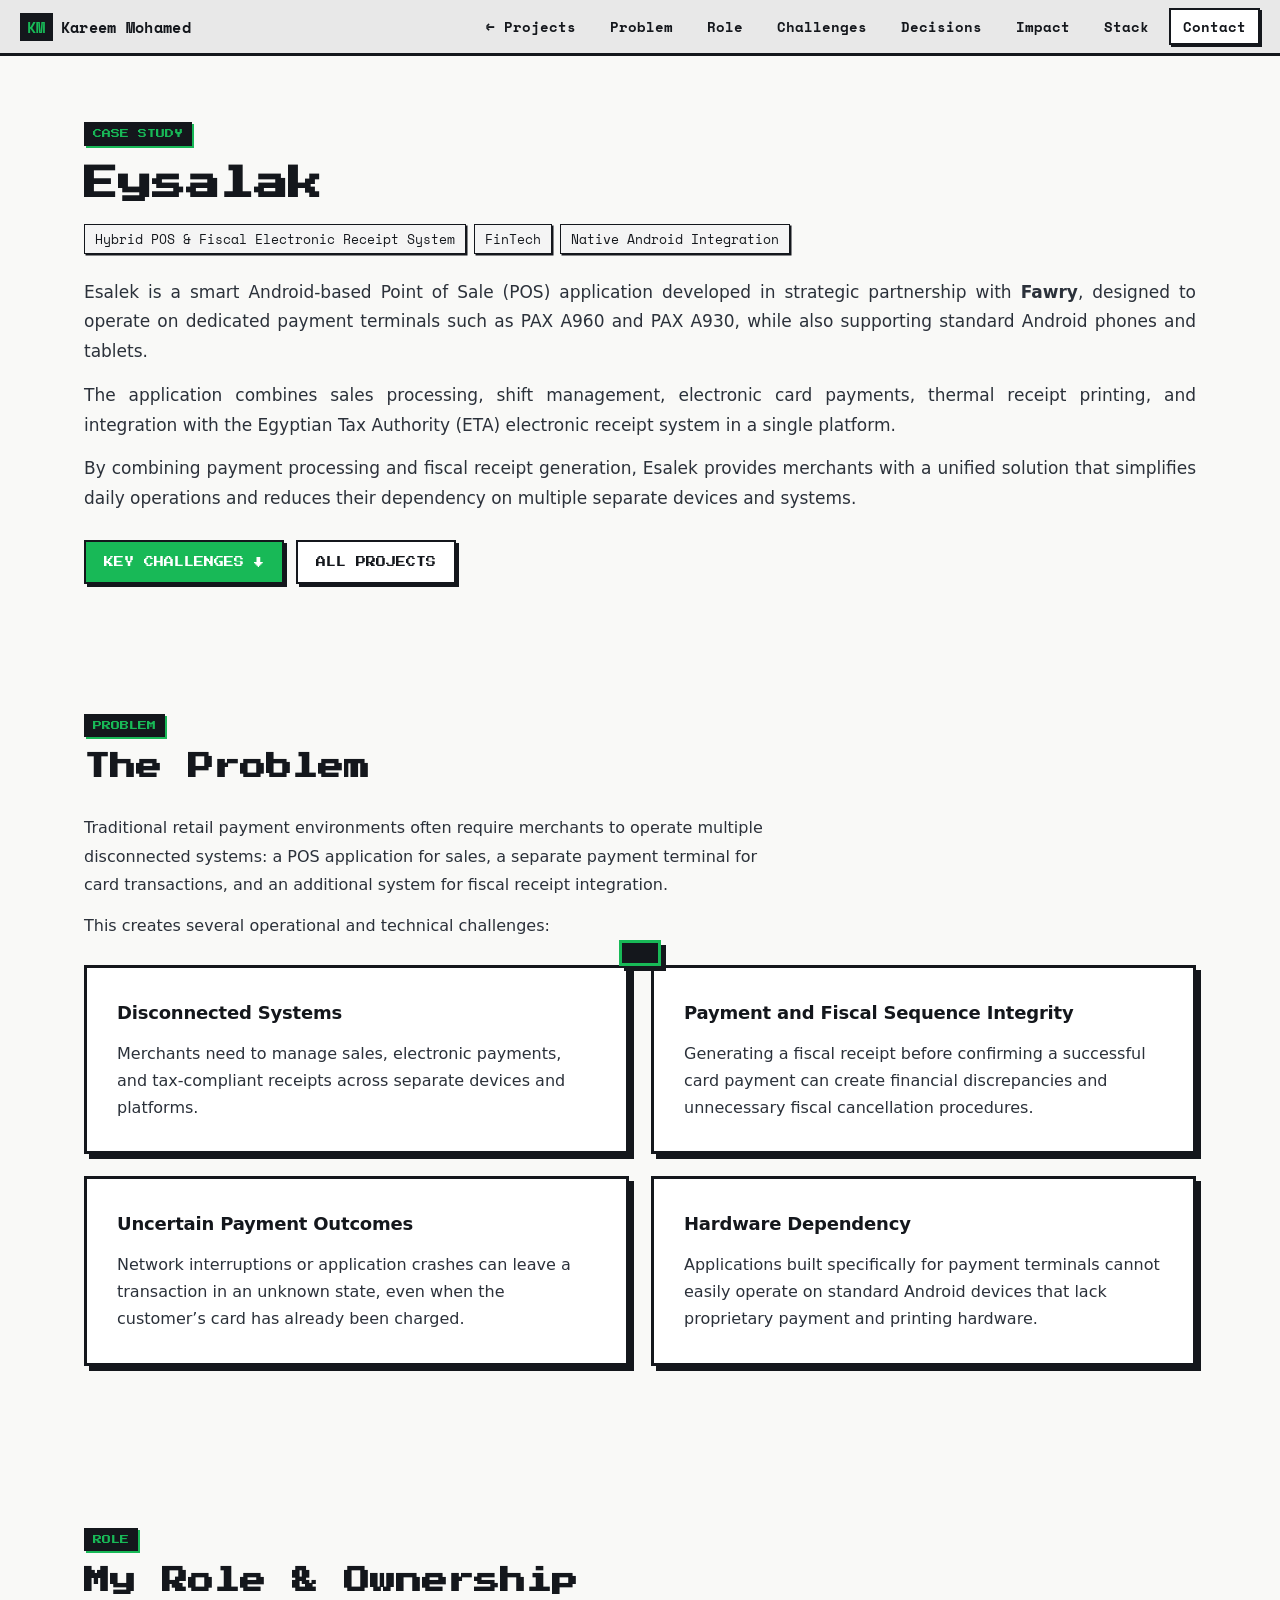
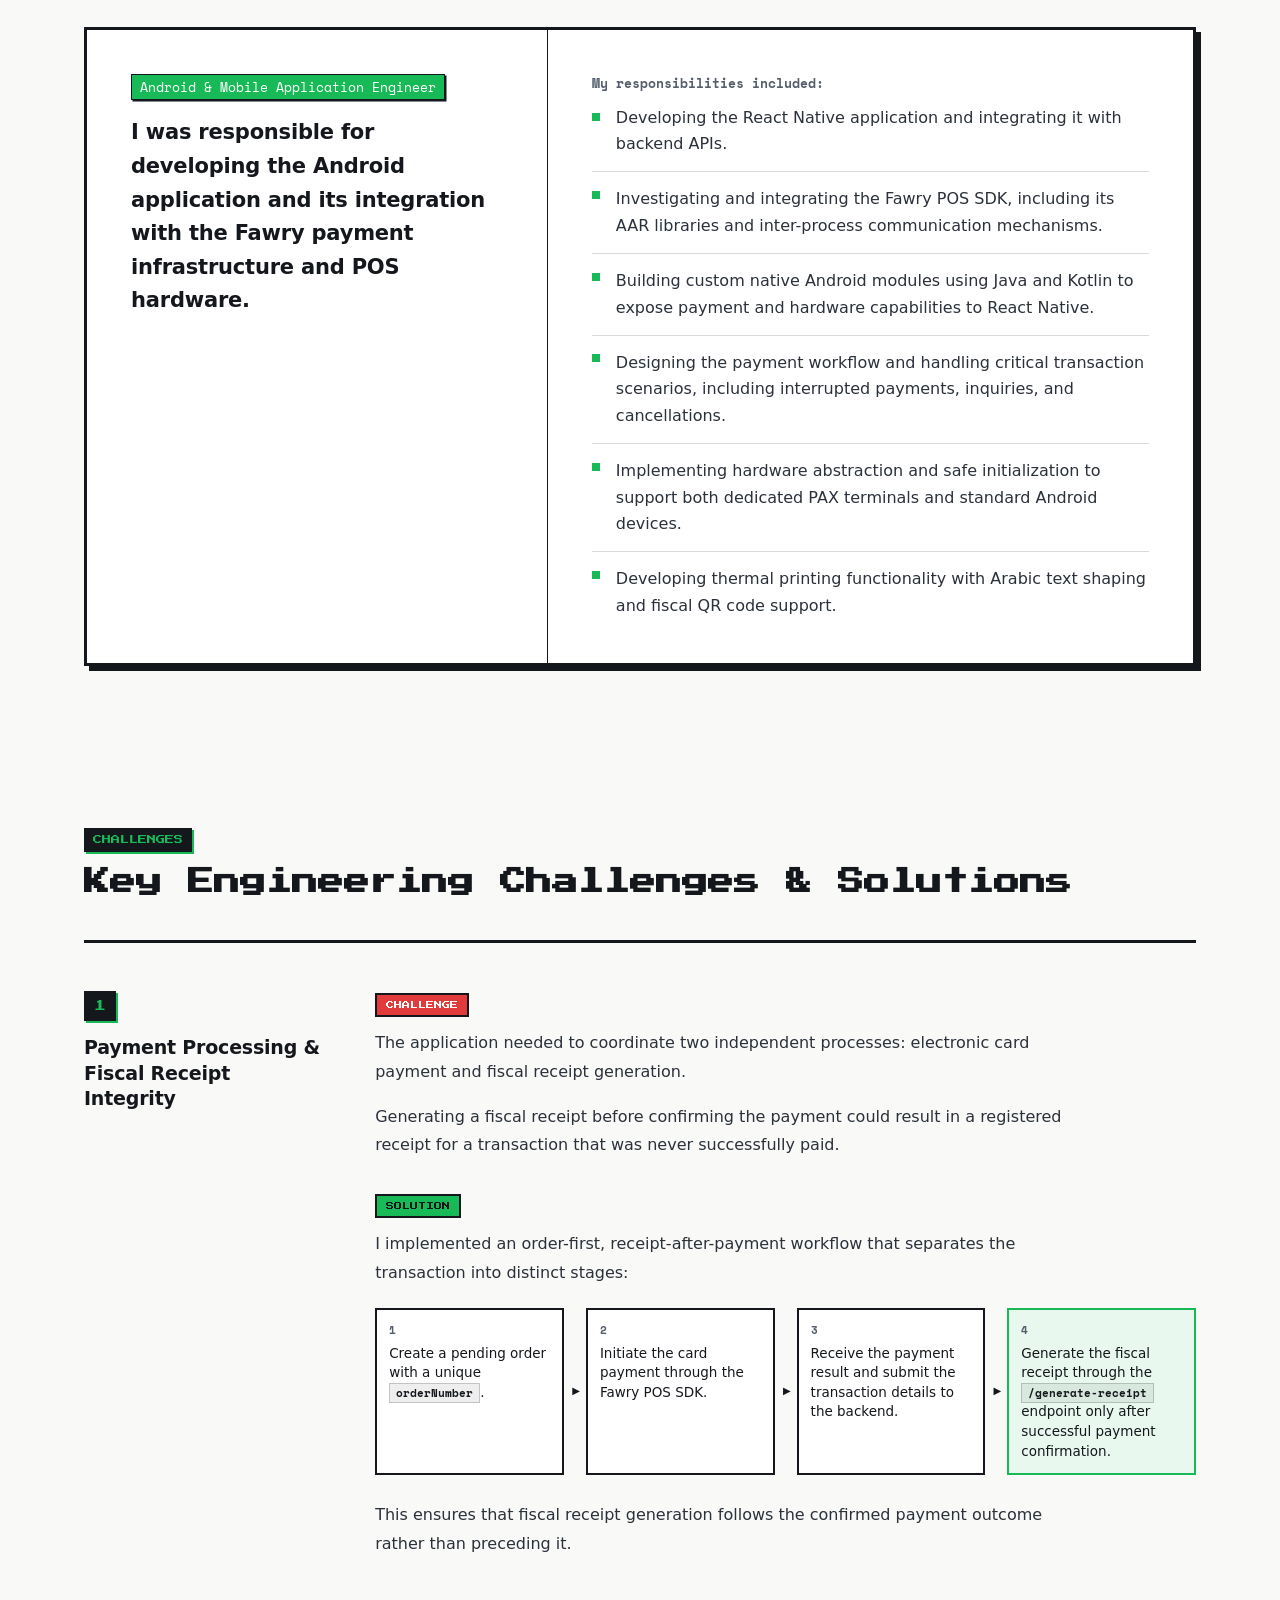
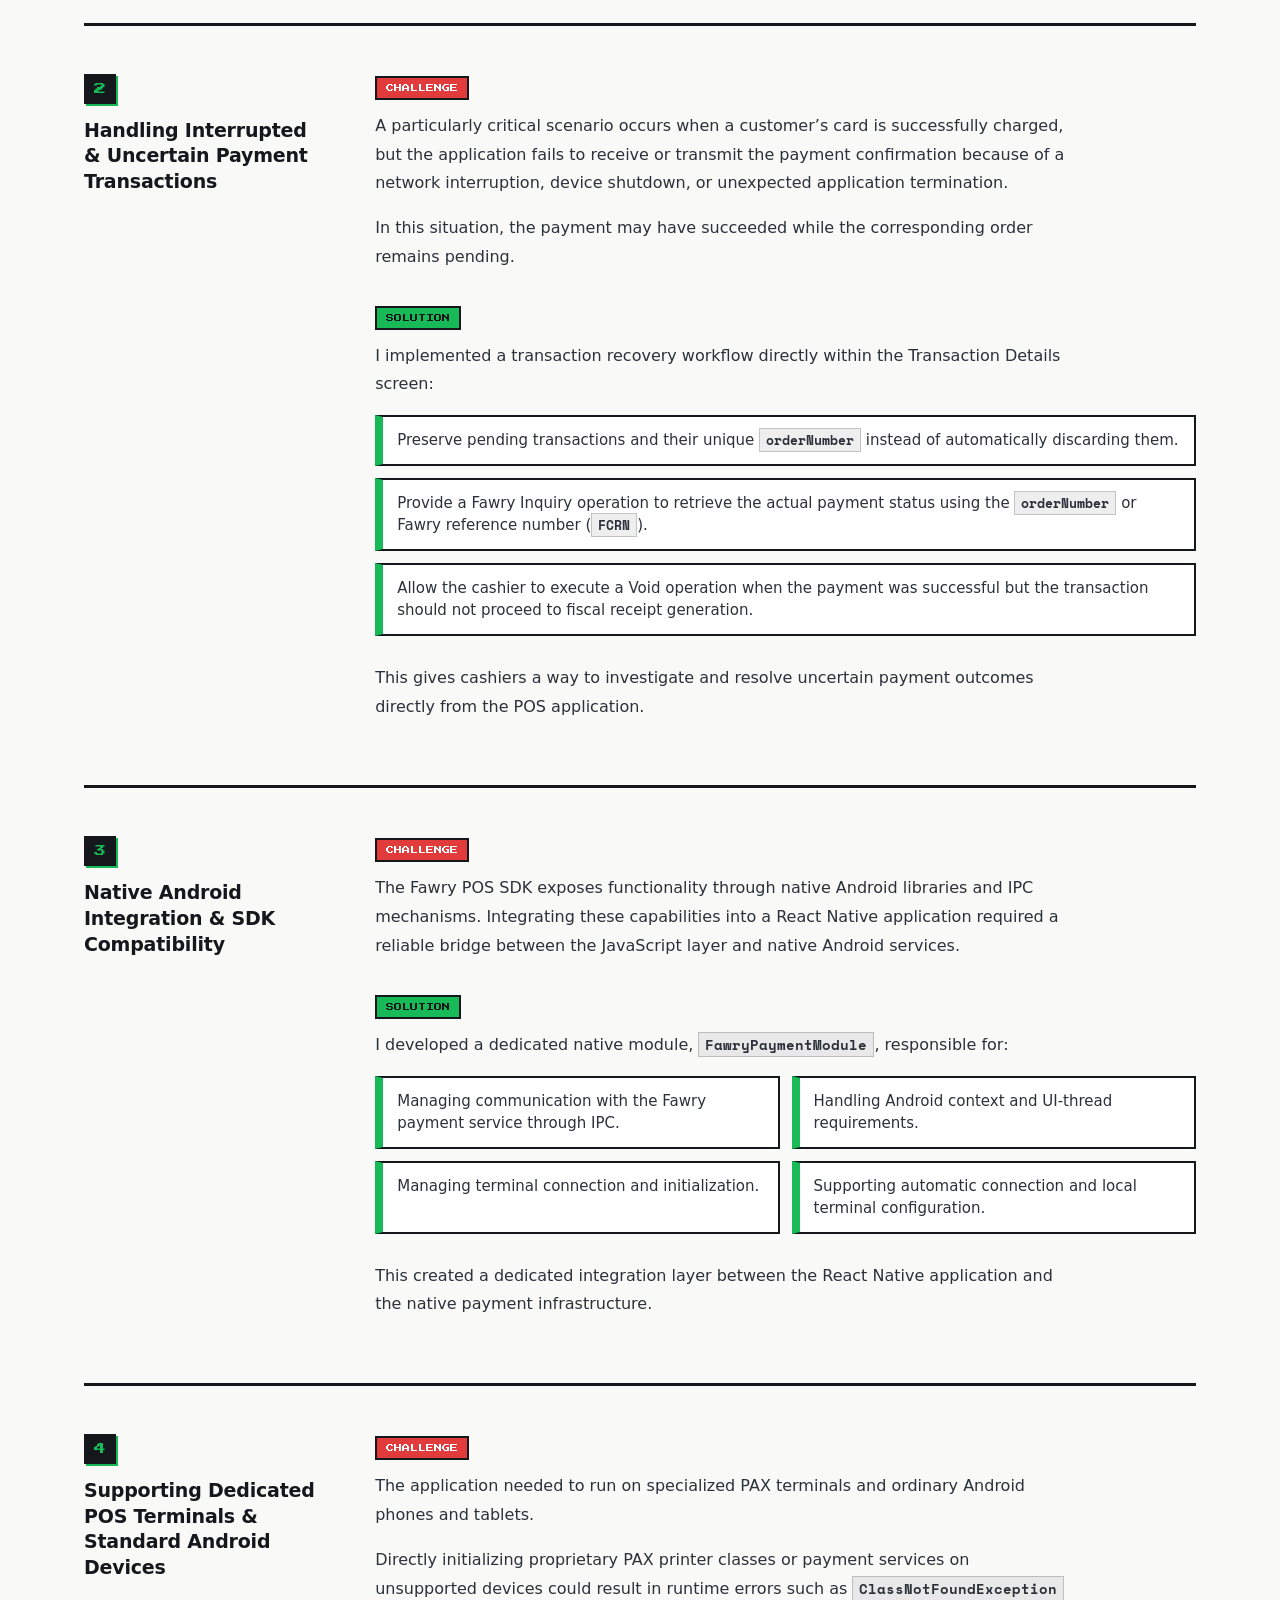
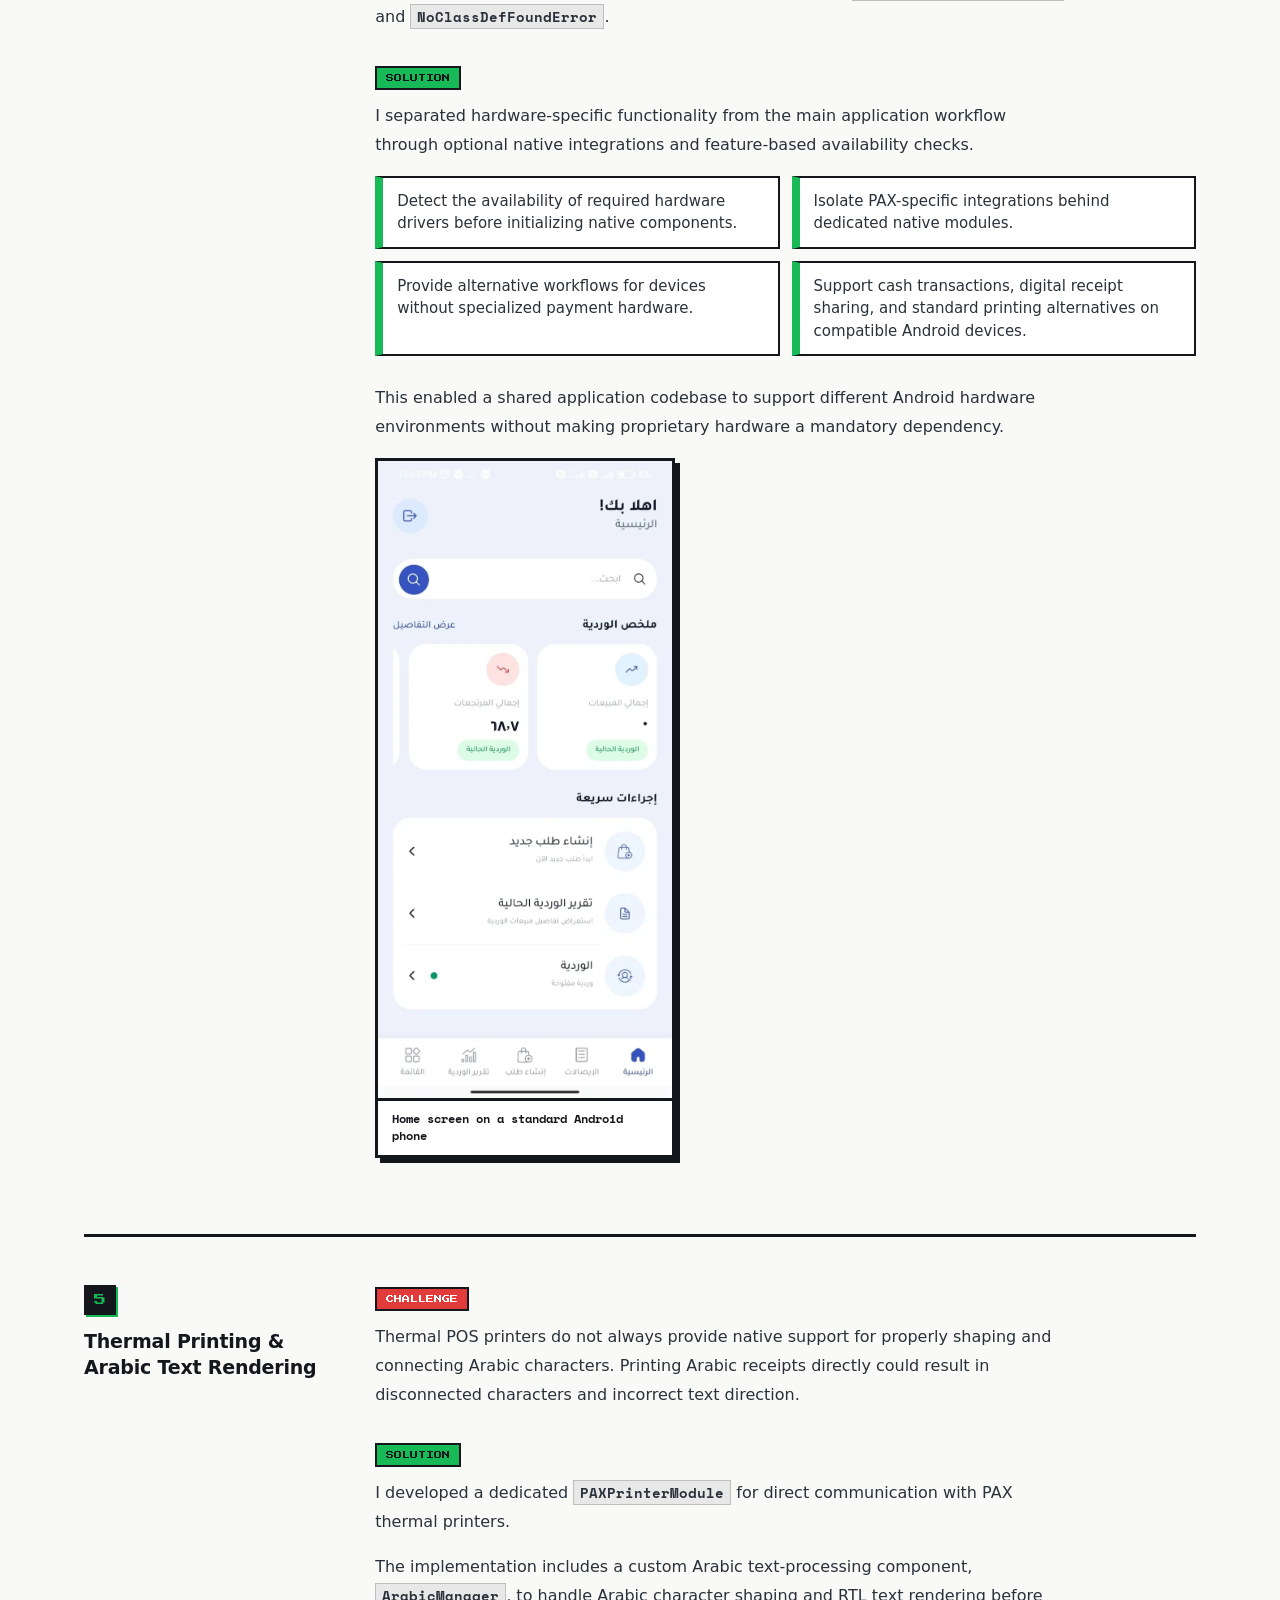
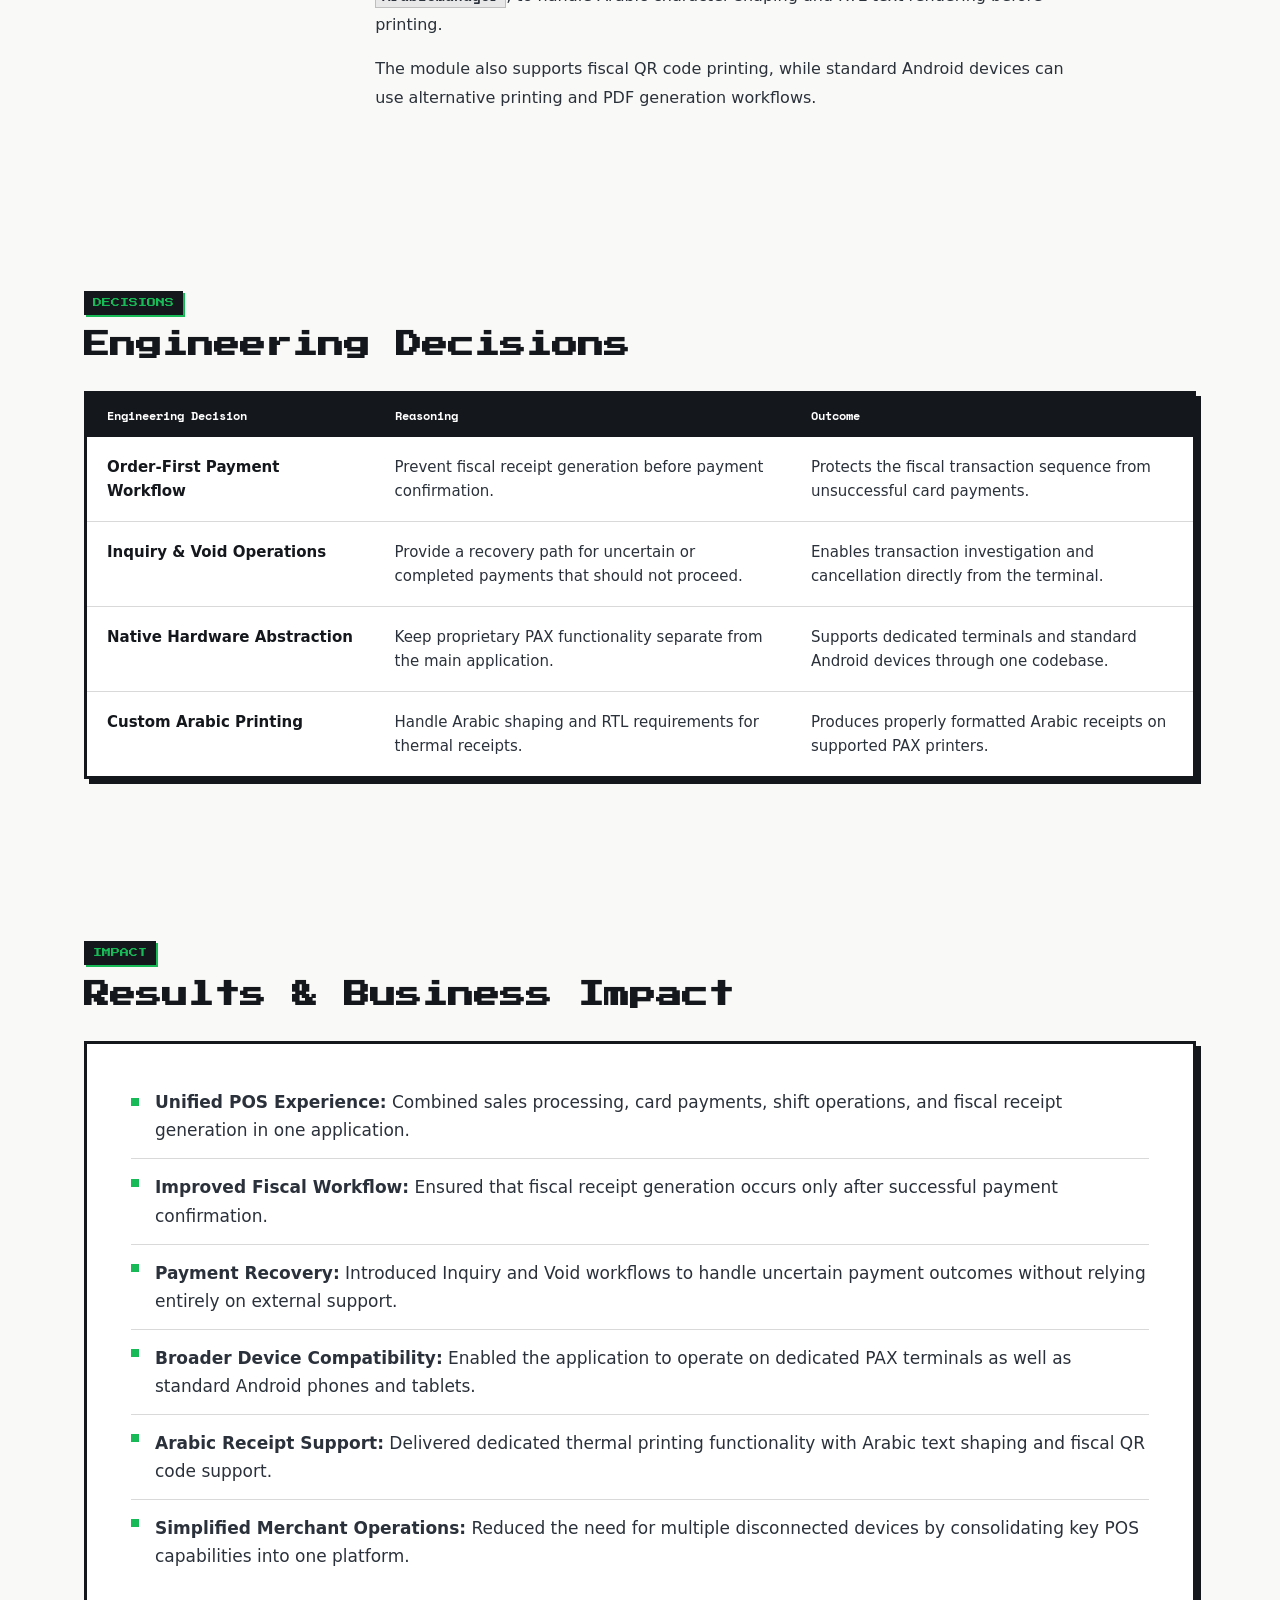
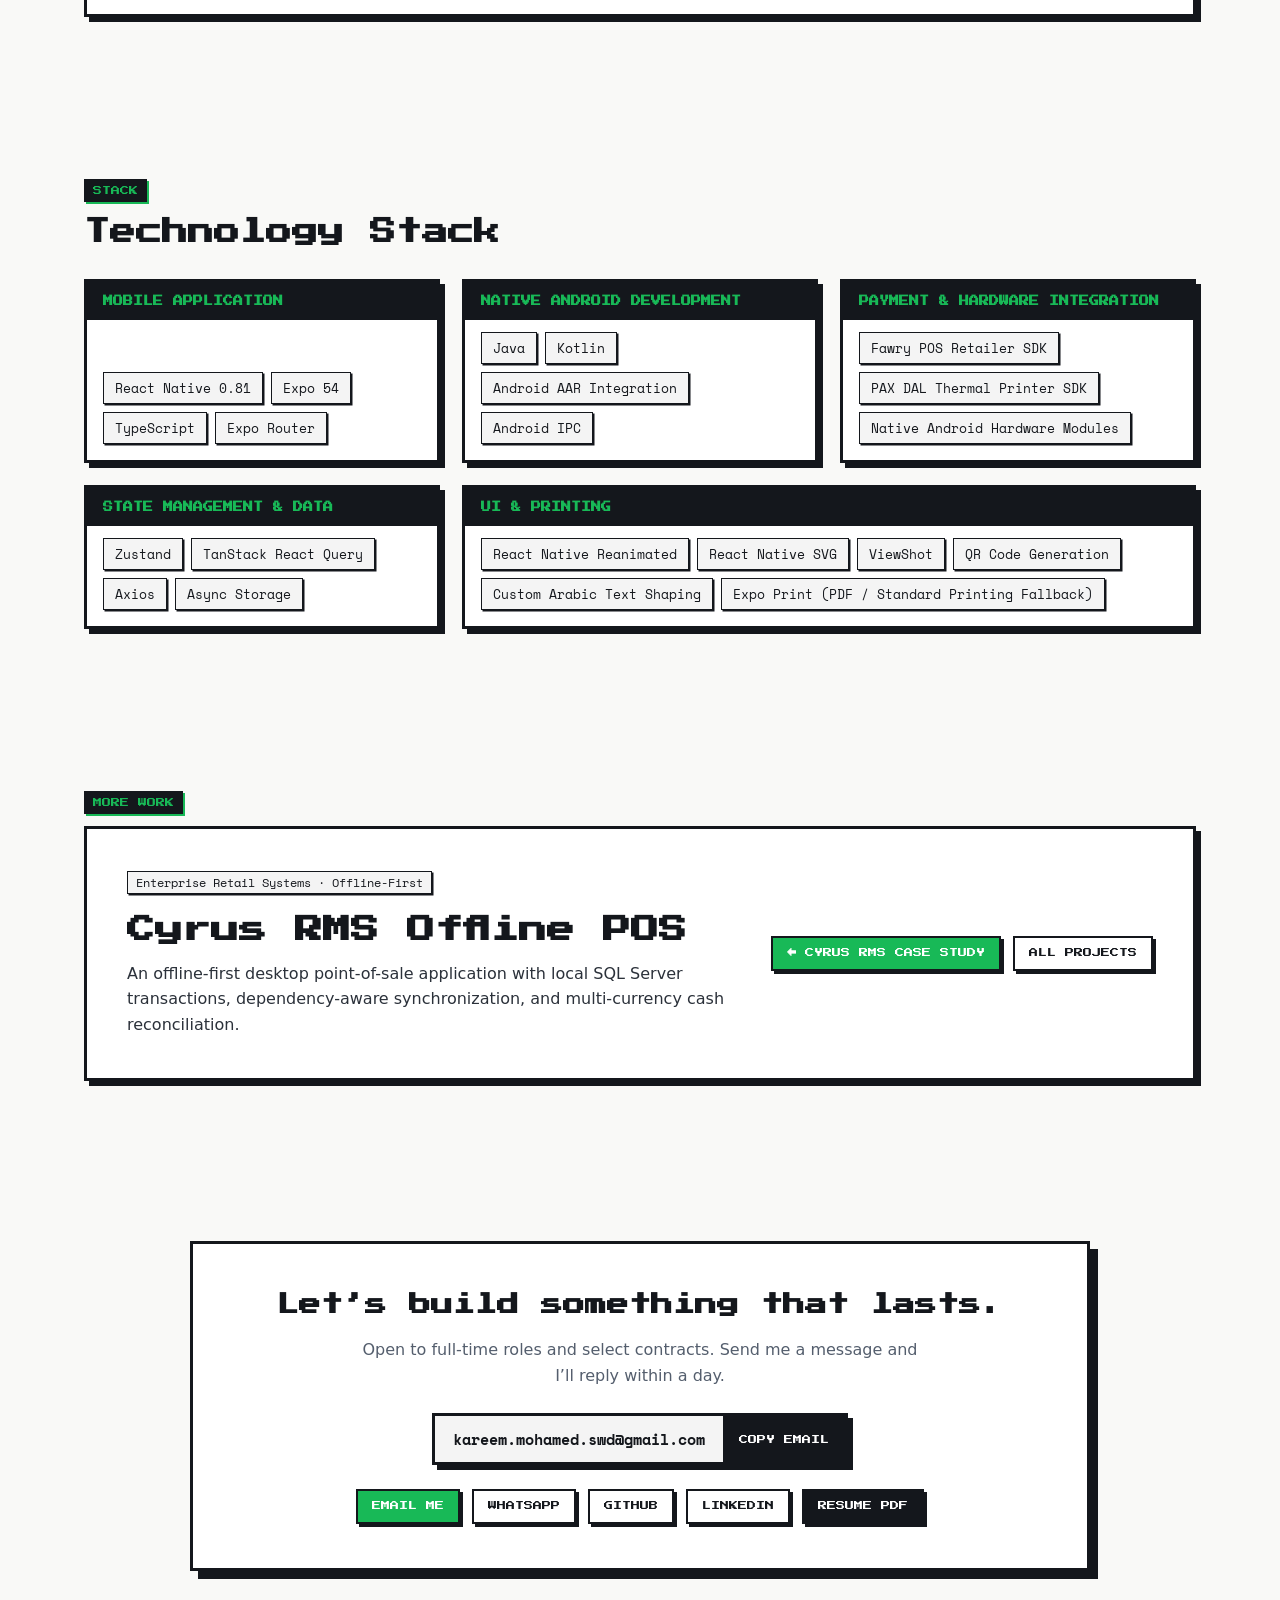
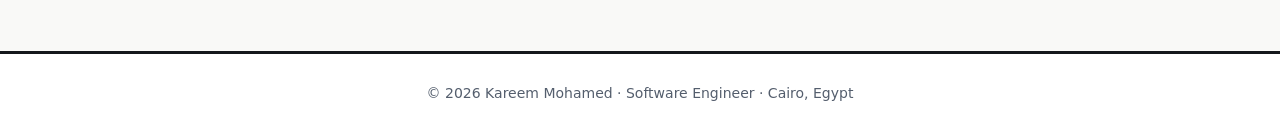
<file: esalek.html>
<!DOCTYPE html>
<html lang="en">
<head>
<meta charset="utf-8">
<meta name="viewport" content="width=device-width, initial-scale=1">
<title>Eysalak (GS-Cyrus POS) — Case Study | Kareem Mohamed</title>
<meta name="description" content="Eysalak is a smart Android POS application built with Fawry, combining sales, card payments, thermal printing and Egyptian Tax Authority electronic receipts in one platform.">
<meta property="og:type" content="article">
<meta property="og:title" content="Eysalak (GS-Cyrus POS) — Case Study | Kareem Mohamed">
<meta property="og:description" content="Hybrid POS & Fiscal Electronic Receipt System · FinTech · Native Android Integration">
<meta property="og:image" content="assets/projects/esalek/app.webp">
<meta name="twitter:card" content="summary_large_image">
<link rel="icon" href="data:image/svg+xml,%3Csvg xmlns='http://www.w3.org/2000/svg' viewBox='0 0 32 32'%3E%3Crect width='32' height='32' fill='%2314171c'/%3E%3Ctext x='16' y='22' font-size='16' font-family='monospace' font-weight='bold' fill='%2318b957' text-anchor='middle'%3EKM%3C/text%3E%3C/svg%3E">
<link rel="preconnect" href="https://fonts.googleapis.com">
<link rel="preconnect" href="https://fonts.gstatic.com" crossorigin>
<link href="https://fonts.googleapis.com/css2?family=Press+Start+2P&family=Space+Mono:wght@400;700&display=swap" rel="stylesheet">
<link rel="stylesheet" href="css/style.css?v=1.0.4">
<link rel="stylesheet" href="css/fentec.css?v=1.0.4">
<link rel="stylesheet" href="css/cyrus.css?v=1.0.4">
<link rel="stylesheet" href="css/esalek.css?v=1.0.4">
</head>
<body>

<nav>
  <div class="nav-in">
    <a class="brand" href="index.html"><i>KM</i>Kareem Mohamed</a>
    <div class="links" id="links">
      <a href="index.html#projects">← Projects</a><a href="#problem">Problem</a><a href="#role">Role</a><a href="#challenges">Challenges</a><a href="#decisions">Decisions</a><a href="#impact">Impact</a><a href="#stack">Stack</a><a href="#contact">Contact</a>
    </div>
    <button class="menu-btn" id="menuBtn" aria-expanded="false" aria-controls="links">Menu</button>
  </div>
  <i id="prog"></i>
</nav>

<!-- ============ HERO ============ -->
<header class="cs-hero" id="top">
  <div class="cs-intro">
    <div class="tag-h px">CASE STUDY</div>
    <h1 class="cs-title long px">Eysalak </h1>
    <div class="cs-chips">
      <span class="chip">Hybrid POS &amp; Fiscal Electronic Receipt System</span>
      <span class="chip">FinTech</span>
      <span class="chip">Native Android Integration</span>
    </div>
    <div class="cs-copy">
      <p>Esalek is a smart Android-based Point of Sale (POS) application developed in strategic partnership with <strong>Fawry</strong>, designed to operate on dedicated payment terminals such as PAX A960 and PAX A930, while also supporting standard Android phones and tablets.</p>
      <p>The application combines sales processing, shift management, electronic card payments, thermal receipt printing, and integration with the Egyptian Tax Authority (ETA) electronic receipt system in a single platform.</p>
      <p>By combining payment processing and fiscal receipt generation, Esalek provides merchants with a unified solution that simplifies daily operations and reduces their dependency on multiple separate devices and systems.</p>
    </div>
    <div class="cs-cta">
      <a class="btn" href="#challenges">KEY CHALLENGES ↓</a>
      <a class="btn alt" href="index.html#projects">ALL PROJECTS</a>
    </div>
  </div>

  <div class="sync-card pay-card" id="payCard" data-mode="approved">
    <div class="sync-top">
      <span class="net-pill px" id="modePill">APPROVED</span>
      <button class="btn alt" id="modeBtn" type="button">SIMULATE INTERRUPTION</button>
    </div>
    <ol class="sync-list" aria-label="Order-first payment workflow">
      <li data-state="idle"><span class="sync-n">1</span><div><b>Create a pending order</b><small>With a unique orderNumber.</small></div><span class="state">WAIT</span></li>
      <li data-state="idle"><span class="sync-n">2</span><div><b>Initiate the card payment</b><small>Through the Fawry POS SDK.</small></div><span class="state">WAIT</span></li>
      <li data-state="idle"><span class="sync-n">3</span><div><b>Receive the payment result</b><small>Submit the details to the backend.</small></div><span class="state">WAIT</span></li>
      <li data-state="idle"><span class="sync-n">4</span><div><b>Generate the fiscal receipt</b><small>Only after confirmed payment.</small></div><span class="state">WAIT</span></li>
    </ol>
    <p class="sync-msg" id="payMsg" aria-live="off">Order first, receipt after payment.</p>
  </div>
</header>

<!-- ============ PROBLEM ============ -->
<section id="problem">
  <div class="tag-h px">PROBLEM</div>
  <h2 class="t px">The Problem</h2>
  <div class="prose">
    <p>Traditional retail payment environments often require merchants to operate multiple disconnected systems: a POS application for sales, a separate payment terminal for card transactions, and an additional system for fiscal receipt integration.</p>
    <p>This creates several operational and technical challenges:</p>
  </div>
  <div class="decisions">
    <div class="sheet decision"><h3>Disconnected Systems</h3><p>Merchants need to manage sales, electronic payments, and tax-compliant receipts across separate devices and platforms.</p></div>
    <div class="sheet decision"><h3>Payment and Fiscal Sequence Integrity</h3><p>Generating a fiscal receipt before confirming a successful card payment can create financial discrepancies and unnecessary fiscal cancellation procedures.</p></div>
    <div class="sheet decision"><h3>Uncertain Payment Outcomes</h3><p>Network interruptions or application crashes can leave a transaction in an unknown state, even when the customer’s card has already been charged.</p></div>
    <div class="sheet decision"><h3>Hardware Dependency</h3><p>Applications built specifically for payment terminals cannot easily operate on standard Android devices that lack proprietary payment and printing hardware.</p></div>
  </div>
</section>

<!-- ============ ROLE ============ -->
<section id="role">
  <div class="tag-h px">ROLE</div>
  <h2 class="t px">My Role &amp; Ownership</h2>
  <div class="sheet role-grid">
    <div class="role-intro">
      <span class="chip g role-title">Android &amp; Mobile Application Engineer</span>
      <p>I was responsible for developing the Android application and its integration with the Fawry payment infrastructure and POS hardware.</p>
    </div>
    <div class="role-list">
      <p class="mini">My responsibilities included:</p>
      <ul class="tick-list">
        <li>Developing the React Native application and integrating it with backend APIs.</li>
        <li>Investigating and integrating the Fawry POS SDK, including its AAR libraries and inter-process communication mechanisms.</li>
        <li>Building custom native Android modules using Java and Kotlin to expose payment and hardware capabilities to React Native.</li>
        <li>Designing the payment workflow and handling critical transaction scenarios, including interrupted payments, inquiries, and cancellations.</li>
        <li>Implementing hardware abstraction and safe initialization to support both dedicated PAX terminals and standard Android devices.</li>
        <li>Developing thermal printing functionality with Arabic text shaping and fiscal QR code support.</li>
      </ul>
    </div>
  </div>
</section>

<!-- ============ CHALLENGES ============ -->
<section id="challenges">
  <div class="tag-h px">CHALLENGES</div>
  <h2 class="t px">Key Engineering Challenges &amp; Solutions</h2>

  <article class="ch" id="ch1">
    <div class="ch-side"><span class="ch-num px">1</span><h3>Payment Processing &amp; Fiscal Receipt Integrity</h3></div>
    <div class="ch-body">
      <span class="lab lab-c">Challenge</span>
      <p>The application needed to coordinate two independent processes: electronic card payment and fiscal receipt generation.</p>
      <p>Generating a fiscal receipt before confirming the payment could result in a registered receipt for a transaction that was never successfully paid.</p>
      <span class="lab lab-s">Solution</span>
      <p>I implemented an order-first, receipt-after-payment workflow that separates the transaction into distinct stages:</p>
      <ol class="flow four" aria-label="Order-first, receipt-after-payment stages">
        <li>Create a pending order with a unique <code>orderNumber</code>.</li>
        <li>Initiate the card payment through the Fawry POS SDK.</li>
        <li>Receive the payment result and submit the transaction details to the backend.</li>
        <li class="ok">Generate the fiscal receipt through the <code>/generate-receipt</code> endpoint only after successful payment confirmation.</li>
      </ol>
      <p>This ensures that fiscal receipt generation follows the confirmed payment outcome rather than preceding it.</p>
    </div>
  </article>

  <article class="ch" id="ch2">
    <div class="ch-side"><span class="ch-num px">2</span><h3>Handling Interrupted &amp; Uncertain Payment Transactions</h3></div>
    <div class="ch-body">
      <span class="lab lab-c">Challenge</span>
      <p>A particularly critical scenario occurs when a customer’s card is successfully charged, but the application fails to receive or transmit the payment confirmation because of a network interruption, device shutdown, or unexpected application termination.</p>
      <p>In this situation, the payment may have succeeded while the corresponding order remains pending.</p>
      <span class="lab lab-s">Solution</span>
      <p>I implemented a transaction recovery workflow directly within the Transaction Details screen:</p>
      <ul class="svc one">
        <li>Preserve pending transactions and their unique <code>orderNumber</code> instead of automatically discarding them.</li>
        <li>Provide a Fawry Inquiry operation to retrieve the actual payment status using the <code>orderNumber</code> or Fawry reference number (<code>FCRN</code>).</li>
        <li>Allow the cashier to execute a Void operation when the payment was successful but the transaction should not proceed to fiscal receipt generation.</li>
      </ul>
      <p>This gives cashiers a way to investigate and resolve uncertain payment outcomes directly from the POS application.</p>
    </div>
  </article>

  <article class="ch" id="ch3">
    <div class="ch-side"><span class="ch-num px">3</span><h3>Native Android Integration &amp; SDK Compatibility</h3></div>
    <div class="ch-body">
      <span class="lab lab-c">Challenge</span>
      <p>The Fawry POS SDK exposes functionality through native Android libraries and IPC mechanisms. Integrating these capabilities into a React Native application required a reliable bridge between the JavaScript layer and native Android services.</p>
      <span class="lab lab-s">Solution</span>
      <p>I developed a dedicated native module, <code>FawryPaymentModule</code>, responsible for:</p>
      <ul class="svc">
        <li>Managing communication with the Fawry payment service through IPC.</li>
        <li>Handling Android context and UI-thread requirements.</li>
        <li>Managing terminal connection and initialization.</li>
        <li>Supporting automatic connection and local terminal configuration.</li>
      </ul>
      <p>This created a dedicated integration layer between the React Native application and the native payment infrastructure.</p>
    </div>
  </article>

  <article class="ch" id="ch4">
    <div class="ch-side"><span class="ch-num px">4</span><h3>Supporting Dedicated POS Terminals &amp; Standard Android Devices</h3></div>
    <div class="ch-body">
      <span class="lab lab-c">Challenge</span>
      <p>The application needed to run on specialized PAX terminals and ordinary Android phones and tablets.</p>
      <p>Directly initializing proprietary PAX printer classes or payment services on unsupported devices could result in runtime errors such as <code>ClassNotFoundException</code> and <code>NoClassDefFoundError</code>.</p>
      <span class="lab lab-s">Solution</span>
      <p>I separated hardware-specific functionality from the main application workflow through optional native integrations and feature-based availability checks.</p>
      <ul class="svc">
        <li>Detect the availability of required hardware drivers before initializing native components.</li>
        <li>Isolate PAX-specific integrations behind dedicated native modules.</li>
        <li>Provide alternative workflows for devices without specialized payment hardware.</li>
        <li>Support cash transactions, digital receipt sharing, and standard printing alternatives on compatible Android devices.</li>
      </ul>
      <p>This enabled a shared application codebase to support different Android hardware environments without making proprietary hardware a mandatory dependency.</p>
      <figure class="ch-fig phone">
        <a href="assets/projects/esalek/app.webp" target="_blank" rel="noopener noreferrer"><img src="assets/projects/esalek/app.webp" alt="Esalek home screen on a standard Android phone showing the shift summary and quick actions" loading="lazy"></a>
        <figcaption>Home screen on a standard Android phone</figcaption>
      </figure>
    </div>
  </article>

  <article class="ch" id="ch5">
    <div class="ch-side"><span class="ch-num px">5</span><h3>Thermal Printing &amp; Arabic Text Rendering</h3></div>
    <div class="ch-body">
      <span class="lab lab-c">Challenge</span>
      <p>Thermal POS printers do not always provide native support for properly shaping and connecting Arabic characters. Printing Arabic receipts directly could result in disconnected characters and incorrect text direction.</p>
      <span class="lab lab-s">Solution</span>
      <p>I developed a dedicated <code>PAXPrinterModule</code> for direct communication with PAX thermal printers.</p>
      <p>The implementation includes a custom Arabic text-processing component, <code>ArabicManager</code>, to handle Arabic character shaping and RTL text rendering before printing.</p>
      <p>The module also supports fiscal QR code printing, while standard Android devices can use alternative printing and PDF generation workflows.</p>
    </div>
  </article>
</section>

<!-- ============ DECISIONS ============ -->
<section id="decisions">
  <div class="tag-h px">DECISIONS</div>
  <h2 class="t px">Engineering Decisions</h2>
  <div class="sheet tablewrap">
    <table class="dtable">
      <thead><tr><th scope="col">Engineering Decision</th><th scope="col">Reasoning</th><th scope="col">Outcome</th></tr></thead>
      <tbody>
        <tr><th scope="row" data-label="Engineering Decision">Order-First Payment Workflow</th><td data-label="Reasoning">Prevent fiscal receipt generation before payment confirmation.</td><td data-label="Outcome">Protects the fiscal transaction sequence from unsuccessful card payments.</td></tr>
        <tr><th scope="row" data-label="Engineering Decision">Inquiry &amp; Void Operations</th><td data-label="Reasoning">Provide a recovery path for uncertain or completed payments that should not proceed.</td><td data-label="Outcome">Enables transaction investigation and cancellation directly from the terminal.</td></tr>
        <tr><th scope="row" data-label="Engineering Decision">Native Hardware Abstraction</th><td data-label="Reasoning">Keep proprietary PAX functionality separate from the main application.</td><td data-label="Outcome">Supports dedicated terminals and standard Android devices through one codebase.</td></tr>
        <tr><th scope="row" data-label="Engineering Decision">Custom Arabic Printing</th><td data-label="Reasoning">Handle Arabic shaping and RTL requirements for thermal receipts.</td><td data-label="Outcome">Produces properly formatted Arabic receipts on supported PAX printers.</td></tr>
      </tbody>
    </table>
  </div>
</section>

<!-- ============ IMPACT ============ -->
<section id="impact">
  <div class="tag-h px">IMPACT</div>
  <h2 class="t px">Results &amp; Business Impact</h2>
  <div class="sheet impact">
    <ul class="tick-list">
      <li><strong>Unified POS Experience:</strong> Combined sales processing, card payments, shift operations, and fiscal receipt generation in one application.</li>
      <li><strong>Improved Fiscal Workflow:</strong> Ensured that fiscal receipt generation occurs only after successful payment confirmation.</li>
      <li><strong>Payment Recovery:</strong> Introduced Inquiry and Void workflows to handle uncertain payment outcomes without relying entirely on external support.</li>
      <li><strong>Broader Device Compatibility:</strong> Enabled the application to operate on dedicated PAX terminals as well as standard Android phones and tablets.</li>
      <li><strong>Arabic Receipt Support:</strong> Delivered dedicated thermal printing functionality with Arabic text shaping and fiscal QR code support.</li>
      <li><strong>Simplified Merchant Operations:</strong> Reduced the need for multiple disconnected devices by consolidating key POS capabilities into one platform.</li>
    </ul>
  </div>
</section>

<!-- ============ STACK ============ -->
<section id="stack">
  <div class="tag-h px">STACK</div>
  <h2 class="t px">Technology Stack</h2>
  <div class="skills">
    <div class="cart">
      <div class="cart-head"><h3 class="px">MOBILE APPLICATION</h3></div>
      <div class="cart-chips"><span class="chip">React Native 0.81</span><span class="chip">Expo 54</span><span class="chip">TypeScript</span><span class="chip">Expo Router</span></div>
    </div>
    <div class="cart">
      <div class="cart-head"><h3 class="px">NATIVE ANDROID DEVELOPMENT</h3></div>
      <div class="cart-chips"><span class="chip">Java</span><span class="chip">Kotlin</span><span class="chip">Android AAR Integration</span><span class="chip">Android IPC</span></div>
    </div>
    <div class="cart">
      <div class="cart-head"><h3 class="px">PAYMENT &amp; HARDWARE INTEGRATION</h3></div>
      <div class="cart-chips"><span class="chip">Fawry POS Retailer SDK</span><span class="chip">PAX DAL Thermal Printer SDK</span><span class="chip">Native Android Hardware Modules</span></div>
    </div>
    <div class="cart">
      <div class="cart-head"><h3 class="px">STATE MANAGEMENT &amp; DATA</h3></div>
      <div class="cart-chips"><span class="chip">Zustand</span><span class="chip">TanStack React Query</span><span class="chip">Axios</span><span class="chip">Async Storage</span></div>
    </div>
    <div class="cart wide">
      <div class="cart-head"><h3 class="px">UI &amp; PRINTING</h3></div>
      <div class="cart-chips"><span class="chip">React Native Reanimated</span><span class="chip">React Native SVG</span><span class="chip">ViewShot</span><span class="chip">QR Code Generation</span><span class="chip">Custom Arabic Text Shaping</span><span class="chip">Expo Print (PDF / Standard Printing Fallback)</span></div>
    </div>
  </div>
</section>

<!-- ============ MORE CASE STUDIES ============ -->
<section id="more-cases">
  <div class="tag-h px">MORE WORK</div>
  <div class="sheet" style="padding: clamp(24px, 3.5vw, 40px); display: flex; justify-content: space-between; align-items: center; flex-wrap: wrap; gap: 20px;">
    <div style="max-width: 600px;">
      <span class="chip" style="margin-bottom: 12px;">Enterprise Retail Systems · Offline-First</span>
      <h3 class="px" style="font-size: clamp(20px, 2.5vw, 28px); margin: 6px 0 12px; line-height: 1.3;">Cyrus RMS Offline POS</h3>
      <p style="margin: 0; color: var(--ink2); font-size: 16px; line-height: 1.6;">An offline-first desktop point-of-sale application with local SQL Server transactions, dependency-aware synchronization, and multi-currency cash reconciliation.</p>
    </div>
    <div style="display: flex; gap: 12px; flex-wrap: wrap;">
      <a class="btn" href="cyrus.html">← CYRUS RMS CASE STUDY</a>
      <a class="btn alt" href="index.html#projects">ALL PROJECTS</a>
    </div>
  </div>
</section>

<!-- ============ CONTACT ============ -->
<section id="contact">
  <div class="contact">
    <h2 class="px">Let’s build something that lasts.</h2>
    <p>Open to full-time roles and select contracts. Send me a message and I’ll reply within a day.</p>
    <div class="copy"><span id="emailVal">kareem.mohamed.swd@gmail.com</span><button id="copyBtn" onclick="copyEmail()">COPY EMAIL</button></div>
    <div class="cl">
      <a class="btn" href="mailto:kareem.mohamed.swd@gmail.com">EMAIL ME</a>
      <a class="btn alt" href="https://wa.me/201550552371" target="_blank" rel="noopener noreferrer">WHATSAPP</a>
      <a class="btn alt" href="https://github.com/kareem-kairossol-io" target="_blank" rel="noopener noreferrer">GITHUB</a>
      <a class="btn alt" href="https://linkedin.com/in/kareem-mohamed-b3b676261" target="_blank" rel="noopener noreferrer">LINKEDIN</a>
      <a class="btn dark" href="Kareem_Mohamed_Resume.pdf" target="_blank" rel="noopener noreferrer">RESUME PDF</a>
    </div>
  </div>
</section>

<div id="toast" class="px" role="status"></div>

<footer>© 2026 Kareem Mohamed · Software Engineer · Cairo, Egypt</footer>

<script src="js/esalek.js?v=1.0.4"></script>
</body>
</html>
</file>
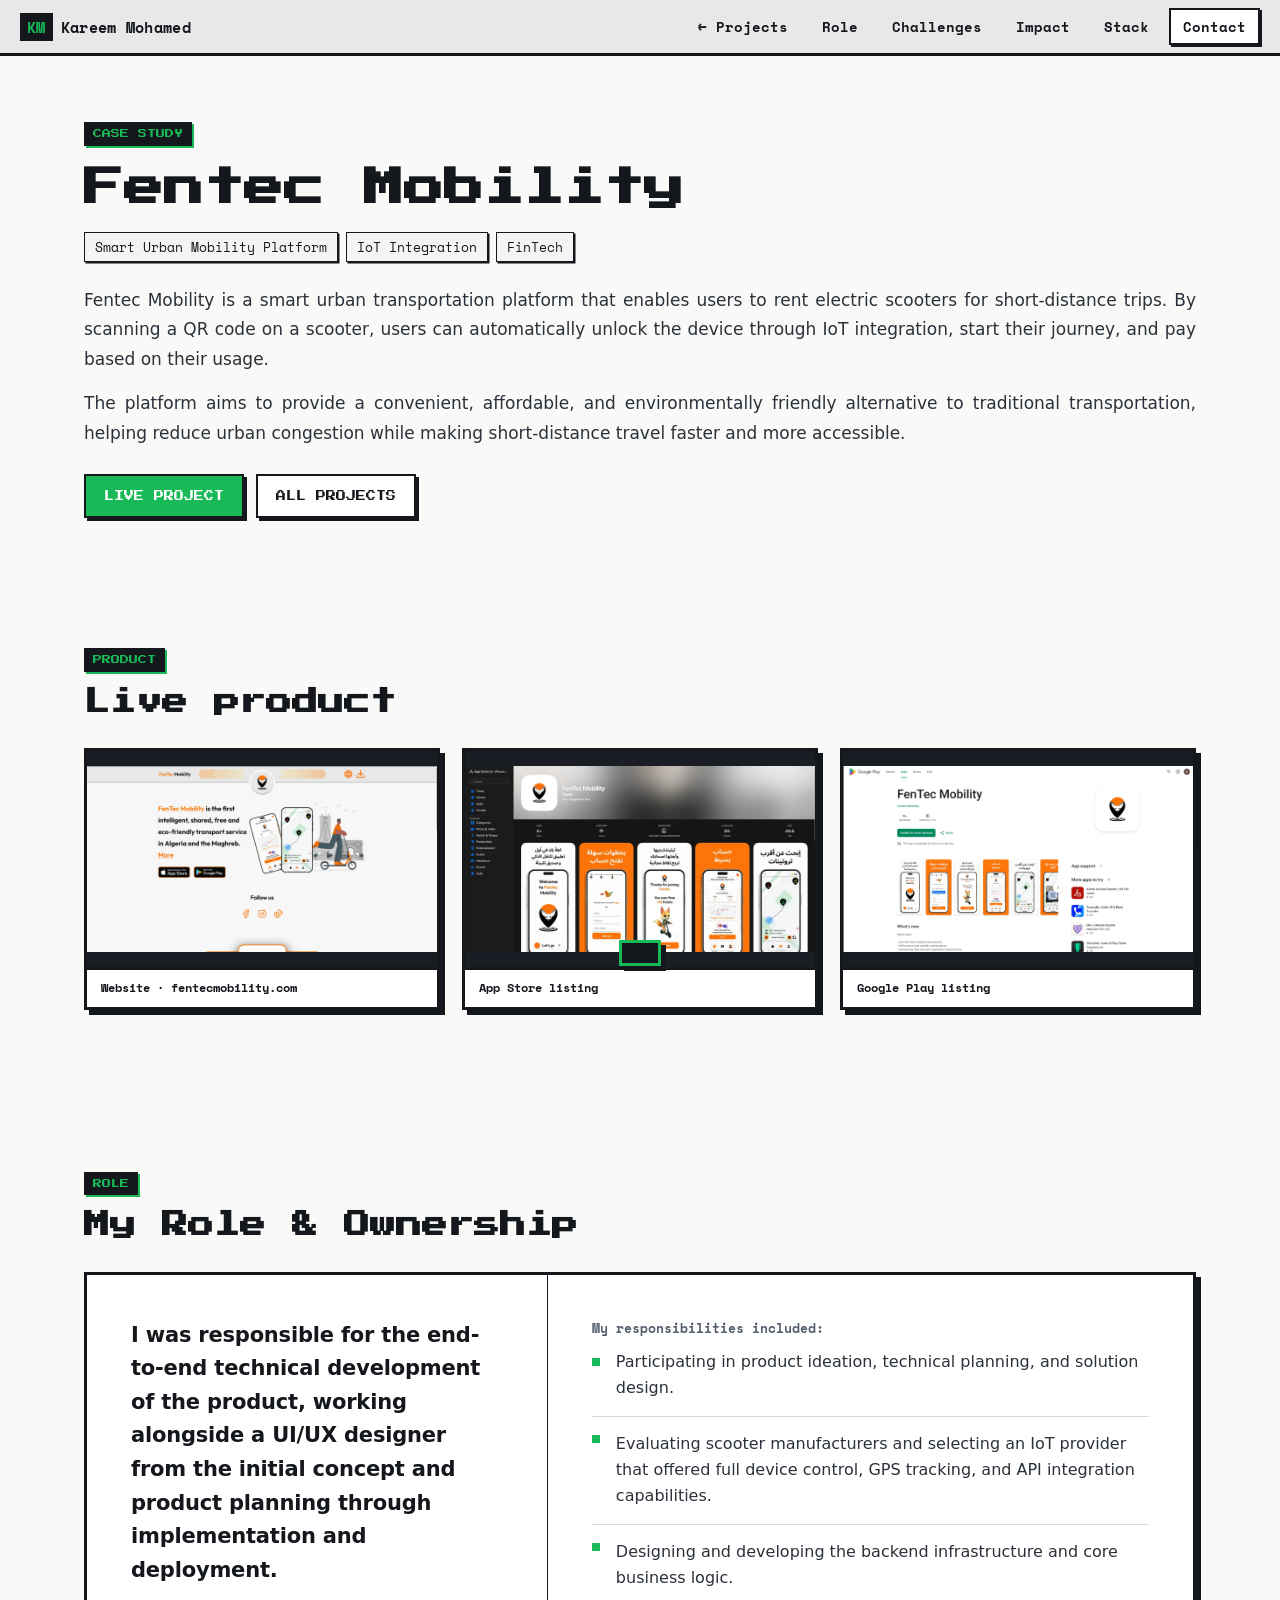
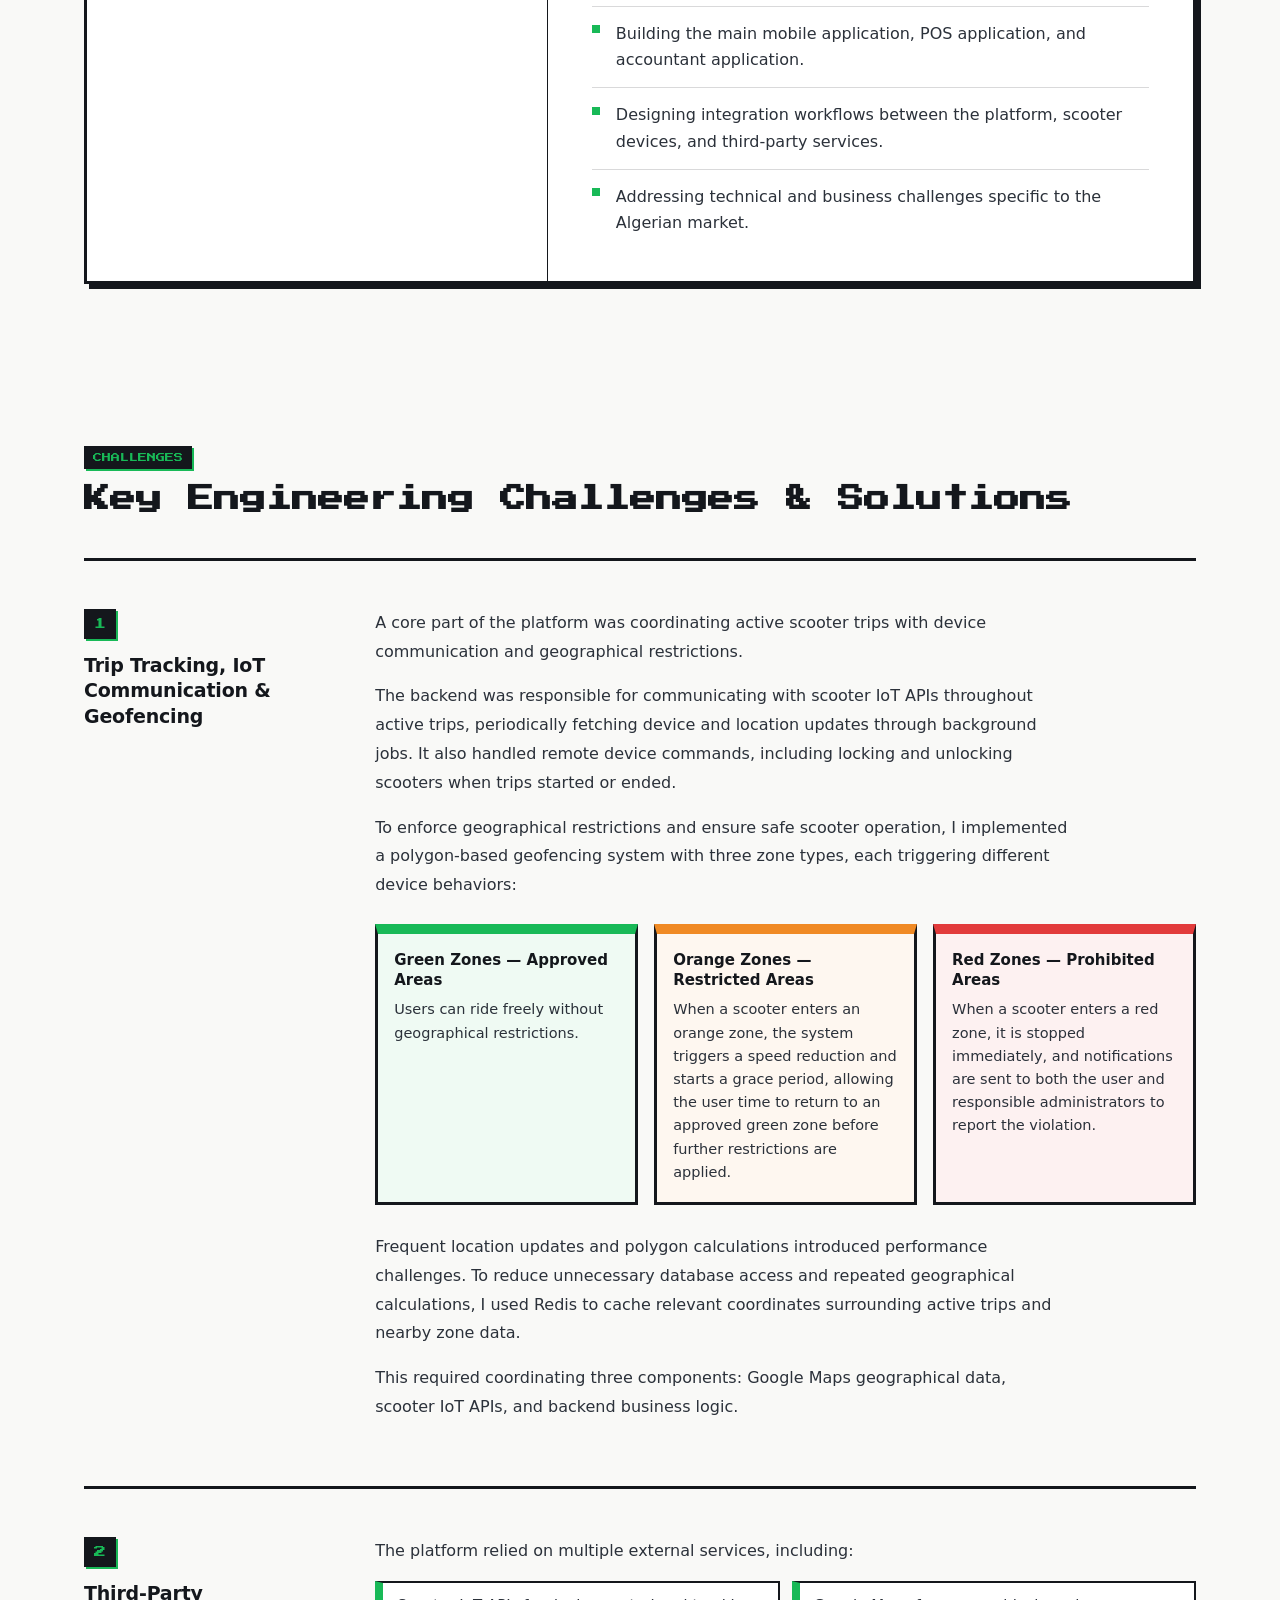
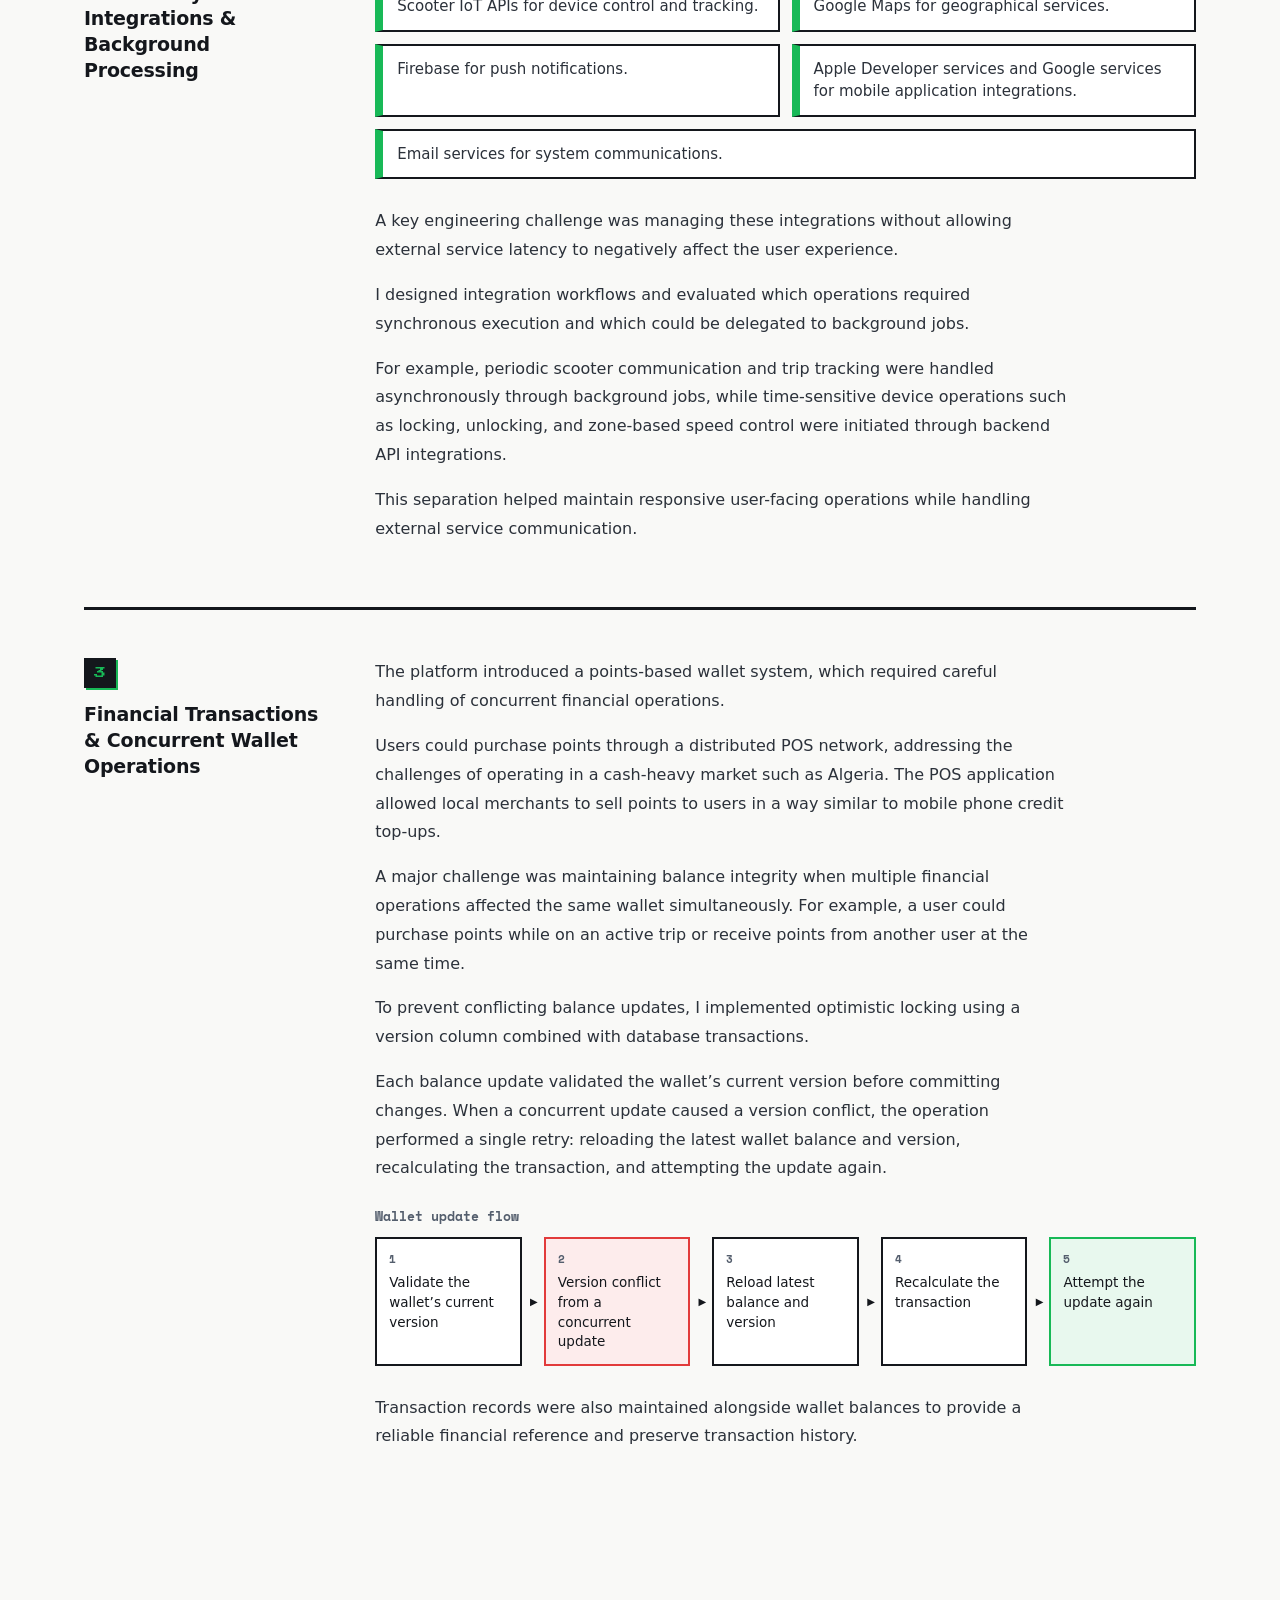
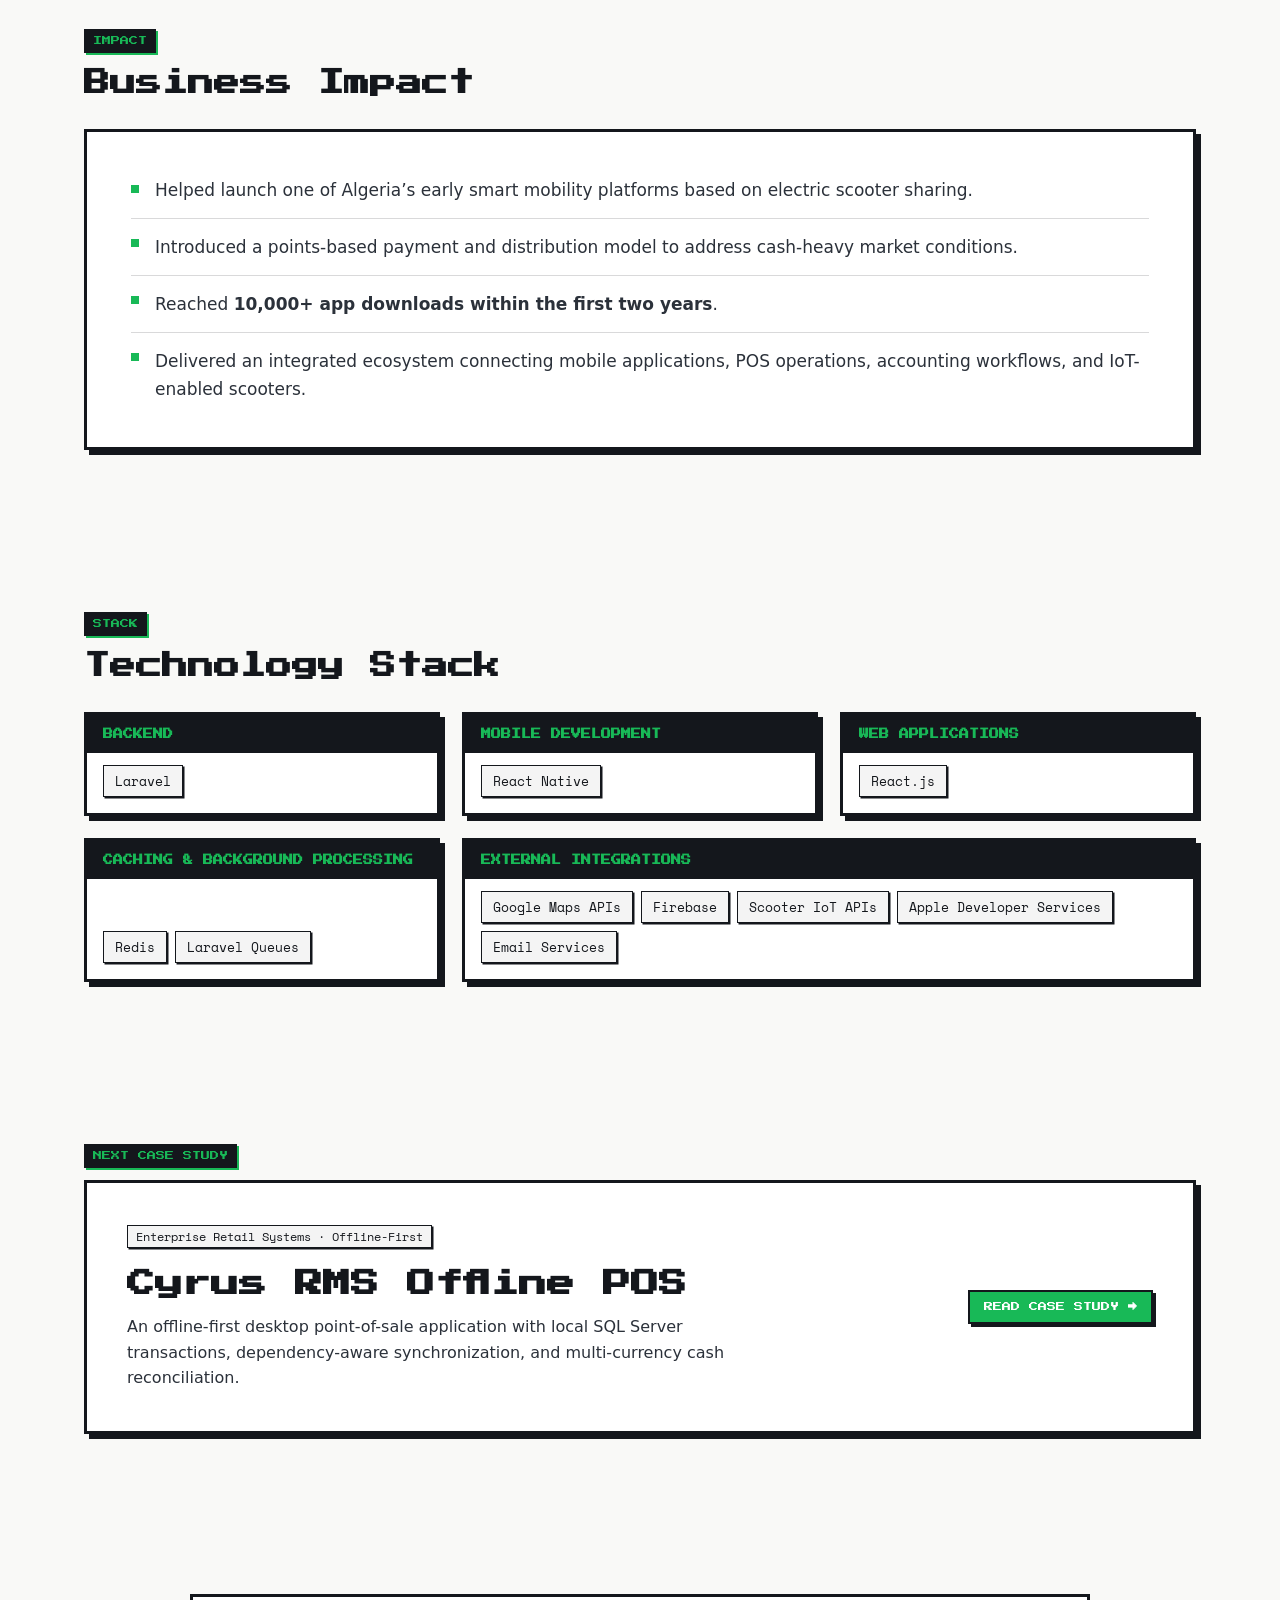
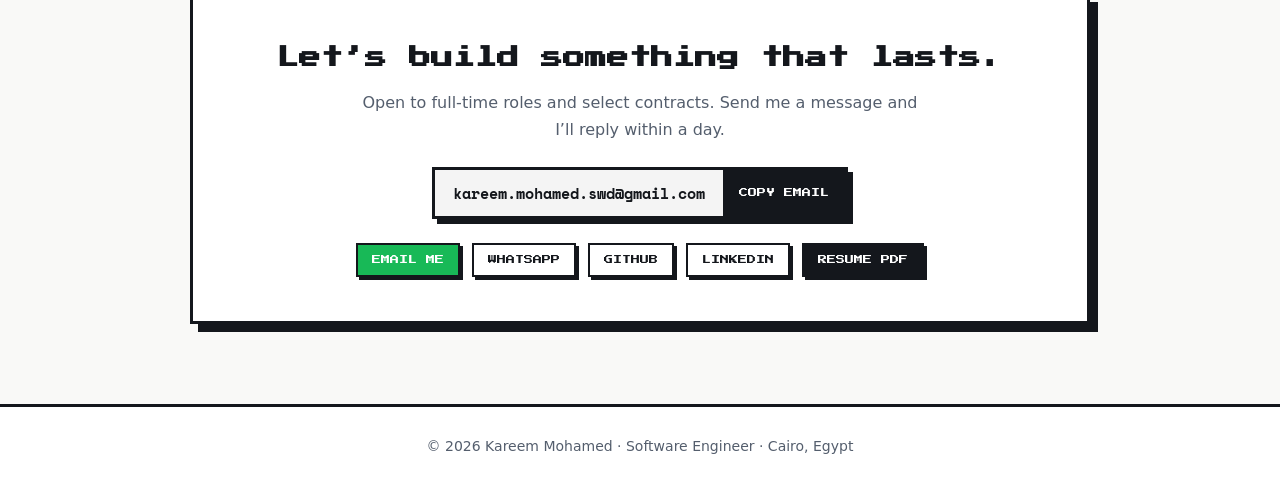
<file: fentec.html>
<!DOCTYPE html>
<html lang="en">
<head>
<meta charset="utf-8">
<meta name="viewport" content="width=device-width, initial-scale=1">
<title>Fentec Mobility — Case Study | Kareem Mohamed</title>
<meta name="description" content="Fentec Mobility is a smart urban transportation platform for renting electric scooters, built end to end with IoT integration, geofencing and a points-based wallet.">
<meta property="og:type" content="article">
<meta property="og:title" content="Fentec Mobility — Case Study | Kareem Mohamed">
<meta property="og:description" content="Smart Urban Mobility Platform · IoT Integration · FinTech">
<meta property="og:image" content="assets/thumbnails/fentec.png">
<meta name="twitter:card" content="summary_large_image">
<link rel="icon" href="data:image/svg+xml,%3Csvg xmlns='http://www.w3.org/2000/svg' viewBox='0 0 32 32'%3E%3Crect width='32' height='32' fill='%2314171c'/%3E%3Ctext x='16' y='22' font-size='16' font-family='monospace' font-weight='bold' fill='%2318b957' text-anchor='middle'%3EKM%3C/text%3E%3C/svg%3E">
<link rel="preconnect" href="https://fonts.googleapis.com">
<link rel="preconnect" href="https://fonts.gstatic.com" crossorigin>
<link href="https://fonts.googleapis.com/css2?family=Press+Start+2P&family=Space+Mono:wght@400;700&display=swap" rel="stylesheet">
<link rel="stylesheet" href="css/style.css?v=1.0.4">
<link rel="stylesheet" href="css/fentec.css?v=1.0.4">
</head>
<body>

<nav>
  <div class="nav-in">
    <a class="brand" href="index.html"><i>KM</i>Kareem Mohamed</a>
    <div class="links" id="links">
      <a href="index.html#projects">← Projects</a><a href="#role">Role</a><a href="#challenges">Challenges</a><a href="#impact">Impact</a><a href="#stack">Stack</a><a href="#contact">Contact</a>
    </div>
    <button class="menu-btn" id="menuBtn" aria-expanded="false" aria-controls="links">Menu</button>
  </div>
  <i id="prog"></i>
</nav>

<!-- ============ HERO ============ -->
<header class="cs-hero" id="top">
  <div class="cs-intro">
    <div class="tag-h px">CASE STUDY</div>
    <h1 class="cs-title px">Fentec Mobility</h1>
    <div class="cs-chips">
      <span class="chip">Smart Urban Mobility Platform</span>
      <span class="chip">IoT Integration</span>
      <span class="chip">FinTech</span>
    </div>
    <div class="cs-copy">
      <p>Fentec Mobility is a smart urban transportation platform that enables users to rent electric scooters for short-distance trips. By scanning a QR code on a scooter, users can automatically unlock the device through IoT integration, start their journey, and pay based on their usage.</p>
      <p>The platform aims to provide a convenient, affordable, and environmentally friendly alternative to traditional transportation, helping reduce urban congestion while making short-distance travel faster and more accessible.</p>
    </div>
    <div class="cs-cta">
      <a class="btn" href="https://fentecmobility.com/" target="_blank" rel="noopener noreferrer">LIVE PROJECT</a>
      <a class="btn alt" href="index.html#projects">ALL PROJECTS</a>
    </div>
  </div>

  <div class="map-card">
    <svg id="map" viewBox="0 0 640 420" role="group" aria-label="Geofencing demo: drag the scooter across green, orange and red zones" data-zone="green">
      <rect width="640" height="420" class="m-base"/>
      <polygon class="z z-orange" data-zone="orange" points="8,8 632,8 632,412 8,412"/>
      <polygon class="z z-green"  data-zone="green"  points="70,90 250,60 330,120 340,260 260,350 100,340 55,220"/>
      <polygon class="z z-red"    data-zone="red"    points="430,70 590,60 600,190 520,230 440,180"/>
      <path id="route" class="m-route" d="M120 210C200 130 300 180 380 210S470 120 520 140S480 260 400 270S220 320 180 260S100 240 120 210Z"/>
      <g id="scooter" tabindex="0" role="application" aria-label="Scooter. Drag it, or use the arrow keys, to move it across the zones.">
        <circle class="hit" r="30"/>
        <circle class="ring" r="20"/>
        <circle class="disc" r="19"/>
        <g transform="translate(-14 -12)">
          <rect x="2" y="18" width="7" height="6" class="ink"/>
          <rect x="19" y="18" width="7" height="6" class="ink"/>
          <rect x="2" y="14" width="24" height="4" class="plank"/>
          <rect x="20" y="3" width="3" height="12" class="ink"/>
          <rect x="16" y="1" width="10" height="3" class="ink"/>
        </g>
      </g>
    </svg>
    <div class="zone-panel" id="zonePanel" data-zone="green" aria-live="polite" aria-atomic="true">
      <span class="zone-badge px" id="zoneBadge">GREEN ZONE</span>
      <p class="zone-desc" id="zoneDesc">Approved area. Ride freely.</p>
    </div>
  </div>
</header>

<!-- ============ SCREENS ============ -->
<section id="screens">
  <div class="tag-h px">PRODUCT</div>
  <h2 class="t px">Live product</h2>
  <div class="shots">
    <figure><a class="shot" href="assets/projects/fentec/site.webp" target="_blank" rel="noopener noreferrer"><img src="assets/projects/fentec/site.webp" alt="Fentec Mobility website at fentecmobility.com" loading="lazy"></a><figcaption>Website · fentecmobility.com</figcaption></figure>
    <figure><a class="shot" href="assets/projects/fentec/appstore.webp" target="_blank" rel="noopener noreferrer"><img src="assets/projects/fentec/appstore.webp" alt="Fentec Mobility App Store listing" loading="lazy"></a><figcaption>App Store listing</figcaption></figure>
    <figure><a class="shot" href="assets/projects/fentec/playstore.webp" target="_blank" rel="noopener noreferrer"><img src="assets/projects/fentec/playstore.webp" alt="Fentec Mobility Google Play listing" loading="lazy"></a><figcaption>Google Play listing</figcaption></figure>
  </div>
</section>

<!-- ============ ROLE ============ -->
<section id="role">
  <div class="tag-h px">ROLE</div>
  <h2 class="t px">My Role &amp; Ownership</h2>
  <div class="sheet role-grid">
    <div class="role-intro">
      <p>I was responsible for the end-to-end technical development of the product, working alongside a UI/UX designer from the initial concept and product planning through implementation and deployment.</p>
    </div>
    <div class="role-list">
      <p class="mini">My responsibilities included:</p>
      <ul class="tick-list">
        <li>Participating in product ideation, technical planning, and solution design.</li>
        <li>Evaluating scooter manufacturers and selecting an IoT provider that offered full device control, GPS tracking, and API integration capabilities.</li>
        <li>Designing and developing the backend infrastructure and core business logic.</li>
        <li>Building the main mobile application, POS application, and accountant application.</li>
        <li>Designing integration workflows between the platform, scooter devices, and third-party services.</li>
        <li>Addressing technical and business challenges specific to the Algerian market.</li>
      </ul>
    </div>
  </div>
</section>

<!-- ============ CHALLENGES ============ -->
<section id="challenges">
  <div class="tag-h px">CHALLENGES</div>
  <h2 class="t px">Key Engineering Challenges &amp; Solutions</h2>

  <article class="ch" id="ch1">
    <div class="ch-side"><span class="ch-num px">1</span><h3>Trip Tracking, IoT Communication &amp; Geofencing</h3></div>
    <div class="ch-body">
      <p>A core part of the platform was coordinating active scooter trips with device communication and geographical restrictions.</p>
      <p>The backend was responsible for communicating with scooter IoT APIs throughout active trips, periodically fetching device and location updates through background jobs. It also handled remote device commands, including locking and unlocking scooters when trips started or ended.</p>
      <p>To enforce geographical restrictions and ensure safe scooter operation, I implemented a polygon-based geofencing system with three zone types, each triggering different device behaviors:</p>
      <div class="zones">
        <div class="zone zone-g"><h4>Green Zones — Approved Areas</h4><p>Users can ride freely without geographical restrictions.</p></div>
        <div class="zone zone-o"><h4>Orange Zones — Restricted Areas</h4><p>When a scooter enters an orange zone, the system triggers a speed reduction and starts a grace period, allowing the user time to return to an approved green zone before further restrictions are applied.</p></div>
        <div class="zone zone-r"><h4>Red Zones — Prohibited Areas</h4><p>When a scooter enters a red zone, it is stopped immediately, and notifications are sent to both the user and responsible administrators to report the violation.</p></div>
      </div>
      <p>Frequent location updates and polygon calculations introduced performance challenges. To reduce unnecessary database access and repeated geographical calculations, I used Redis to cache relevant coordinates surrounding active trips and nearby zone data.</p>
      <p>This required coordinating three components: Google Maps geographical data, scooter IoT APIs, and backend business logic.</p>
    </div>
  </article>

  <article class="ch" id="ch2">
    <div class="ch-side"><span class="ch-num px">2</span><h3>Third-Party Integrations &amp; Background Processing</h3></div>
    <div class="ch-body">
      <p>The platform relied on multiple external services, including:</p>
      <ul class="svc">
        <li>Scooter IoT APIs for device control and tracking.</li>
        <li>Google Maps for geographical services.</li>
        <li>Firebase for push notifications.</li>
        <li>Apple Developer services and Google services for mobile application integrations.</li>
        <li>Email services for system communications.</li>
      </ul>
      <p>A key engineering challenge was managing these integrations without allowing external service latency to negatively affect the user experience.</p>
      <p>I designed integration workflows and evaluated which operations required synchronous execution and which could be delegated to background jobs.</p>
      <p>For example, periodic scooter communication and trip tracking were handled asynchronously through background jobs, while time-sensitive device operations such as locking, unlocking, and zone-based speed control were initiated through backend API integrations.</p>
      <p>This separation helped maintain responsive user-facing operations while handling external service communication.</p>
    </div>
  </article>

  <article class="ch" id="ch3">
    <div class="ch-side"><span class="ch-num px">3</span><h3>Financial Transactions &amp; Concurrent Wallet Operations</h3></div>
    <div class="ch-body">
      <p>The platform introduced a points-based wallet system, which required careful handling of concurrent financial operations.</p>
      <p>Users could purchase points through a distributed POS network, addressing the challenges of operating in a cash-heavy market such as Algeria. The POS application allowed local merchants to sell points to users in a way similar to mobile phone credit top-ups.</p>
      <p>A major challenge was maintaining balance integrity when multiple financial operations affected the same wallet simultaneously. For example, a user could purchase points while on an active trip or receive points from another user at the same time.</p>
      <p>To prevent conflicting balance updates, I implemented optimistic locking using a version column combined with database transactions.</p>
      <p>Each balance update validated the wallet’s current version before committing changes. When a concurrent update caused a version conflict, the operation performed a single retry: reloading the latest wallet balance and version, recalculating the transaction, and attempting the update again.</p>
      <div class="flow-wrap">
        <p class="mini">Wallet update flow</p>
        <ol class="flow" aria-label="Wallet update flow">
          <li>Validate the wallet’s current version</li>
          <li class="bad">Version conflict from a concurrent update</li>
          <li>Reload latest balance and version</li>
          <li>Recalculate the transaction</li>
          <li class="ok">Attempt the update again</li>
        </ol>
      </div>
      <p>Transaction records were also maintained alongside wallet balances to provide a reliable financial reference and preserve transaction history.</p>
    </div>
  </article>
</section>

<!-- ============ IMPACT ============ -->
<section id="impact">
  <div class="tag-h px">IMPACT</div>
  <h2 class="t px">Business Impact</h2>
  <div class="sheet impact">
    <ul class="tick-list">
      <li>Helped launch one of Algeria’s early smart mobility platforms based on electric scooter sharing.</li>
      <li>Introduced a points-based payment and distribution model to address cash-heavy market conditions.</li>
      <li>Reached <strong>10,000+ app downloads within the first two years</strong>.</li>
      <li>Delivered an integrated ecosystem connecting mobile applications, POS operations, accounting workflows, and IoT-enabled scooters.</li>
    </ul>
  </div>
</section>

<!-- ============ STACK ============ -->
<section id="stack">
  <div class="tag-h px">STACK</div>
  <h2 class="t px">Technology Stack</h2>
  <div class="skills">
    <div class="cart">
      <div class="cart-head"><h3 class="px">BACKEND</h3></div>
      <div class="cart-chips"><span class="chip">Laravel</span></div>
    </div>
    <div class="cart">
      <div class="cart-head"><h3 class="px">MOBILE DEVELOPMENT</h3></div>
      <div class="cart-chips"><span class="chip">React Native</span></div>
    </div>
    <div class="cart">
      <div class="cart-head"><h3 class="px">WEB APPLICATIONS</h3></div>
      <div class="cart-chips"><span class="chip">React.js</span></div>
    </div>
    <div class="cart">
      <div class="cart-head"><h3 class="px">CACHING &amp; BACKGROUND PROCESSING</h3></div>
      <div class="cart-chips"><span class="chip">Redis</span><span class="chip">Laravel Queues</span></div>
    </div>
    <div class="cart wide">
      <div class="cart-head"><h3 class="px">EXTERNAL INTEGRATIONS</h3></div>
      <div class="cart-chips"><span class="chip">Google Maps APIs</span><span class="chip">Firebase</span><span class="chip">Scooter IoT APIs</span><span class="chip">Apple Developer Services</span><span class="chip">Email Services</span></div>
    </div>
  </div>
</section>

<!-- ============ NEXT CASE STUDY ============ -->
<section id="next-case">
  <div class="tag-h px">NEXT CASE STUDY</div>
  <div class="sheet" style="padding: clamp(24px, 3.5vw, 40px); display: flex; justify-content: space-between; align-items: center; flex-wrap: wrap; gap: 20px;">
    <div style="max-width: 600px;">
      <span class="chip" style="margin-bottom: 12px;">Enterprise Retail Systems · Offline-First</span>
      <h3 class="px" style="font-size: clamp(20px, 2.5vw, 28px); margin: 6px 0 12px; line-height: 1.3;">Cyrus RMS Offline POS</h3>
      <p style="margin: 0; color: var(--ink2); font-size: 16px; line-height: 1.6;">An offline-first desktop point-of-sale application with local SQL Server transactions, dependency-aware synchronization, and multi-currency cash reconciliation.</p>
    </div>
    <div>
      <a class="btn" href="cyrus.html">READ CASE STUDY →</a>
    </div>
  </div>
</section>

<!-- ============ CONTACT ============ -->
<section id="contact">
  <div class="contact">
    <h2 class="px">Let’s build something that lasts.</h2>
    <p>Open to full-time roles and select contracts. Send me a message and I’ll reply within a day.</p>
    <div class="copy"><span id="emailVal">kareem.mohamed.swd@gmail.com</span><button id="copyBtn" onclick="copyEmail()">COPY EMAIL</button></div>
    <div class="cl">
      <a class="btn" href="mailto:kareem.mohamed.swd@gmail.com">EMAIL ME</a>
      <a class="btn alt" href="https://wa.me/201550552371" target="_blank" rel="noopener noreferrer">WHATSAPP</a>
      <a class="btn alt" href="https://github.com/kareem-kairossol-io" target="_blank" rel="noopener noreferrer">GITHUB</a>
      <a class="btn alt" href="https://linkedin.com/in/kareem-mohamed-b3b676261" target="_blank" rel="noopener noreferrer">LINKEDIN</a>
      <a class="btn dark" href="Kareem_Mohamed_Resume.pdf" target="_blank" rel="noopener noreferrer">RESUME PDF</a>
    </div>
  </div>
</section>

<div id="toast" class="px" role="status"></div>

<footer>© 2026 Kareem Mohamed · Software Engineer · Cairo, Egypt</footer>

<script src="js/fentec.js?v=1.0.4"></script>
</body>
</html>
</file>
<file: css/style.css>
/* ==========================================================================
   CSS Variables & Design Tokens
   ========================================================================== */
:root {
  --paper: #e8e8e8;
  --card: #fff;
  --soft: #f4f4f4;
  --ink: #14171c;
  --ink2: #2b313a;
  --green: #18b957;
  --gold: #f5b700;
  --red: #e23b3b;
  --mut: #545e6d;
  --b: 3px solid var(--ink);
  --s: 5px 5px 0 var(--ink);
  --sl: 8px 8px 0 var(--ink);

  /* Custom Cursors */
  --cur: url("data:image/svg+xml,%3Csvg xmlns='http://www.w3.org/2000/svg' width='26' height='26' viewBox='0 0 26 26'%3E%3Cpath d='M3 2L3 19 7.8 14.8 10.8 22 14 20.6 11 13.6 17.4 13.6Z' fill='%2314171c' stroke='%23fff' stroke-width='1.6' stroke-linejoin='round'/%3E%3C/svg%3E") 3 2, auto;
  --cur-p: url("data:image/svg+xml,%3Csvg xmlns='http://www.w3.org/2000/svg' width='26' height='26' viewBox='0 0 26 26'%3E%3Cpath d='M3 2L3 19 7.8 14.8 10.8 22 14 20.6 11 13.6 17.4 13.6Z' fill='%2318b957' stroke='%2314171c' stroke-width='1.6' stroke-linejoin='round'/%3E%3C/svg%3E") 3 2, pointer;
  --cur-g: url("data:image/svg+xml,%3Csvg xmlns='http://www.w3.org/2000/svg' width='48' height='48' viewBox='0 0 48 48'%3E%3Cpath d='M12 24C10 12 18 5 28 6 38 7 43 15 42 25 41 34 35 38 28 38L16 38C14 34 12 30 12 24Z' fill='%232b7fff' stroke='%2314171c' stroke-width='2.5' stroke-linejoin='round'/%3E%3Cpath d='M15 21C8 19 4 26 8 31 10 33 14 32 17 30Z' fill='%231e5fc4' stroke='%2314171c' stroke-width='2.5' stroke-linejoin='round'/%3E%3Cpath d='M22 13C30 11 37 15 38 23' fill='none' stroke='%238fbcff' stroke-width='2.5' stroke-linecap='round'/%3E%3Crect x='15' y='38' width='15' height='8' rx='2' fill='%23fff' stroke='%2314171c' stroke-width='2.5'/%3E%3Cpath d='M15 42H30' stroke='%23f5b700' stroke-width='2.5'/%3E%3C/svg%3E") 26 20, crosshair;
  --cur-g2: url("data:image/svg+xml,%3Csvg xmlns='http://www.w3.org/2000/svg' width='48' height='48' viewBox='0 0 48 48'%3E%3Cg stroke='%23f5b700' stroke-width='3' stroke-linecap='round'%3E%3Cpath d='M32 1V5M44 4L41 7M47 15H43M6 6L9 9'/%3E%3C/g%3E%3Cpath d='M12 24C10 12 18 5 28 6 38 7 43 15 42 25 41 34 35 38 28 38L16 38C14 34 12 30 12 24Z' fill='%232b7fff' stroke='%2314171c' stroke-width='2.5' stroke-linejoin='round'/%3E%3Cpath d='M15 21C8 19 4 26 8 31 10 33 14 32 17 30Z' fill='%231e5fc4' stroke='%2314171c' stroke-width='2.5' stroke-linejoin='round'/%3E%3Cpath d='M22 13C30 11 37 15 38 23' fill='none' stroke='%238fbcff' stroke-width='2.5' stroke-linecap='round'/%3E%3Crect x='15' y='38' width='15' height='8' rx='2' fill='%23fff' stroke='%2314171c' stroke-width='2.5'/%3E%3Cpath d='M15 42H30' stroke='%23f5b700' stroke-width='2.5'/%3E%3C/svg%3E") 26 20, crosshair;
  --cur-e: url("data:image/svg+xml,%3Csvg xmlns='http://www.w3.org/2000/svg' width='44' height='32' viewBox='0 0 44 32'%3E%3Crect x='1.5' y='1.5' width='41' height='29' rx='4' fill='%2314171c' stroke='%2318b957' stroke-width='2.5'/%3E%3Cg fill='none' stroke='%2318b957' stroke-width='3' stroke-linecap='round' stroke-linejoin='round'%3E%3Cpath d='M15 10L8 16 15 22'/%3E%3Cpath d='M29 10L36 16 29 22'/%3E%3Cpath d='M25 8L19 24'/%3E%3C/g%3E%3C/svg%3E") 22 16, crosshair;
  --cur-e2: url("data:image/svg+xml,%3Csvg xmlns='http://www.w3.org/2000/svg' width='44' height='32' viewBox='0 0 44 32'%3E%3Crect x='1.5' y='1.5' width='41' height='29' rx='4' fill='%2318b957' stroke='%2314171c' stroke-width='2.5'/%3E%3Cg fill='none' stroke='%2314171c' stroke-width='3' stroke-linecap='round' stroke-linejoin='round'%3E%3Cpath d='M15 10L8 16 15 22'/%3E%3Cpath d='M29 10L36 16 29 22'/%3E%3Cpath d='M25 8L19 24'/%3E%3C/g%3E%3C/svg%3E") 22 16, crosshair;
}

/* ==========================================================================
   Base & Reset
   ========================================================================== */
*,
*::before,
*::after {
  box-sizing: border-box;
}

html {
  scroll-behavior: smooth;
  scroll-padding-top: 70px;
}

body {
  margin: 0;
  background: #f9f9f7;
  color: var(--ink);
  font: 16px/1.65 system-ui, -apple-system, "Segoe UI", Roboto, Arial, sans-serif;
  overflow-x: hidden;
}

.px {
  font-family: "Press Start 2P", ui-monospace, monospace;
  line-height: 1.5;
}

a:focus-visible,
button:focus-visible,
[tabindex]:focus-visible {
  outline: 3px solid var(--green);
  outline-offset: 3px;
}

@media (prefers-reduced-motion: reduce) {
  * {
    animation: none !important;
    transition: none !important;
    scroll-behavior: auto !important;
  }
}

html,
body {
  cursor: var(--cur);
}

a,
button,
.btn,
.fbtn,
.pc,
.nv,
.mx,
.menu-btn,
.copy button {
  cursor: var(--cur-p);
}

/* ==========================================================================
   Navigation
   ========================================================================== */
nav {
  position: fixed;
  inset: 0 0 auto 0;
  height: 56px;
  z-index: 100;
  background: rgba(232, 232, 232, 0.96);
  backdrop-filter: blur(8px);
  -webkit-backdrop-filter: blur(8px);
  border-bottom: var(--b);
  transform: translateZ(0);
}

.nav-in {
  max-width: 1280px;
  margin: 0 auto;
  padding: 0 20px;
  height: 100%;
  display: grid;
  grid-template-columns: 1fr auto 1fr;
  align-items: center;
}

.brand {
  justify-self: start;
  font: 700 15px "Space Mono", monospace;
  color: var(--ink);
  text-decoration: none;
  letter-spacing: 0.3px;
}

.brand i {
  font-style: normal;
  background: var(--ink);
  color: var(--green);
  padding: 3px 7px;
  margin-right: 8px;
}

.links {
  justify-self: center;
  display: flex;
  gap: 6px;
}

.nav-actions {
  justify-self: end;
  display: flex;
  align-items: center;
  gap: 10px;
}

.links a {
  font: 700 14px "Space Mono", monospace;
  color: var(--ink);
  text-decoration: none;
  padding: 6px 12px;
  border: 2px solid transparent;
  transition: background 0.15s, box-shadow 0.15s, border-color 0.15s;
}

.links a:hover {
  border-color: var(--ink);
  background: #fff;
  box-shadow: 2px 2px 0 var(--ink);
}

.links a.active {
  border-color: var(--ink);
  background: #fff;
  box-shadow: 2px 2px 0 var(--ink);
}



.nav-resume {
  font-size: 8.5px;
  padding: 6px 12px;
  background: var(--ink);
  color: var(--green);
  border: 2px solid var(--ink);
  box-shadow: 2px 2px 0 var(--green);
  text-decoration: none;
  display: inline-flex;
  align-items: center;
  gap: 6px;
  letter-spacing: 0.5px;
  transition: background 0.15s, color 0.15s, transform 0.15s, box-shadow 0.15s;
}

.nav-resume .dl-ico {
  display: inline-block;
  vertical-align: middle;
  flex-shrink: 0;
}

.nav-resume:hover {
  background: var(--green);
  color: var(--ink);
  box-shadow: 2px 2px 0 var(--ink);
  transform: translate(-1px, -1px);
}

.menu-btn {
  display: none;
  font: 700 13px "Space Mono", monospace;
  background: #fff;
  border: 2px solid var(--ink);
  box-shadow: 2px 2px 0 var(--ink);
  padding: 6px 12px;
  cursor: pointer;
}

#prog {
  position: absolute;
  left: 0;
  bottom: -3px;
  height: 3px;
  width: 100%;
  transform: scaleX(0);
  transform-origin: left center;
  background: var(--green);
  z-index: 2;
  will-change: transform;
}

/* ==========================================================================
   Buttons
   ========================================================================== */
.btn {
  display: inline-flex;
  align-items: center;
  justify-content: center;
  padding: 9px 14px;
  background: var(--green);
  color: #fff;
  border: 2px solid var(--ink);
  box-shadow: 3px 3px 0 var(--ink);
  text-decoration: none;
  font: 9px/1.4 "Press Start 2P", monospace;
  cursor: pointer;
  white-space: nowrap;
  transition: transform 0.1s, box-shadow 0.1s;
}

.btn:hover {
  transform: translate(2px, 2px);
  box-shadow: 1px 1px 0 var(--ink);
}

.btn:active,
.fbtn:active {
  transform: translate(3px, 3px);
  box-shadow: 0 0 0 var(--ink);
}

.btn.idle {
  animation: pl 1s ease-in-out infinite alternate;
}

@keyframes pl {
  from {
    box-shadow: 2px 2px 0 var(--ink);
  }
  to {
    box-shadow: 4px 4px 0 var(--green);
    transform: translateY(-1px);
  }
}

.btn.alt {
  background: #fff;
  color: var(--ink);
}

.btn.dark {
  background: var(--ink);
}

.btn.audio {
  background: #23272e;
}

.btn.audio.muted {
  opacity: 0.7;
}

.btn:disabled {
  opacity: 0.7;
  cursor: wait;
}



/* ==========================================================================
   Hero Section
   ========================================================================== */
.hero {
  margin-top: 56px;
  height: calc(100dvh - 56px);
  padding: 10px 16px;
  display: flex;
  align-items: center;
  justify-content: center;
  overflow: hidden;
}

.stage {
  position: relative;
  width: 100%;
  max-width: min(1280px, calc((100dvh - 80px) * 16 / 9));
  aspect-ratio: 16/9;
  border: 4px solid var(--ink);
  box-shadow: var(--sl);
  background: #dedede;
  overflow: hidden;
  line-height: 0;
  transform: translateZ(0);
}

.screen {
  position: relative;
  width: 100%;
  height: 100%;
  overflow: hidden;
  line-height: 0;
  transform: translateZ(0);
  contain: paint;
}

.screen.shake {
  animation: sh 0.35s;
}

@keyframes sh {
  20% { transform: translate(-6px, 3px); }
  40% { transform: translate(6px, -3px); }
  60% { transform: translate(-4px, -2px); }
  80% { transform: translate(3px, 3px); }
}

.screen.fighter {
  cursor: var(--cur-g);
}

.screen.fighter.punch {
  cursor: var(--cur-g2);
}

.screen.engineer {
  cursor: var(--cur-e);
}

.screen.engineer.punch {
  cursor: var(--cur-e2);
}

canvas#cv {
  width: 100%;
  height: 100%;
  display: block;
  image-rendering: pixelated;
  transform: translateZ(0);
}

canvas#fx {
  position: absolute;
  inset: 0;
  width: 100%;
  height: 100%;
  pointer-events: none;
  transform: translateZ(0);
}

/* Loader */
.loader {
  position: absolute;
  inset: 0;
  z-index: 30;
  background: rgba(20, 23, 28, 0.92);
  display: flex;
  flex-direction: column;
  align-items: center;
  justify-content: center;
  gap: 16px;
  color: #fff;
  transition: opacity 0.35s, visibility 0.35s;
}

.loader.hidden {
  opacity: 0;
  visibility: hidden;
  pointer-events: none;
}

.loader-t {
  font-size: clamp(11px, 1.4vw, 16px);
  color: var(--green);
}

.loader-bar {
  width: min(380px, 75%);
  height: 16px;
  border: 3px solid #fff;
  background: #000;
  overflow: hidden;
}

.loader-bar i {
  display: block;
  height: 100%;
  width: 0;
  background: var(--green);
  transition: width 0.15s;
}

.loader-n {
  font-size: 10px;
  color: #dedede;
}

/* HUD Overlay Top */
.ov-top {
  position: absolute;
  inset: 0 0 auto 0;
  z-index: 5;
  padding: clamp(6px, 1.2vw, 14px) clamp(10px, 1.8vw, 22px);
  display: grid;
  grid-template-columns: 1fr auto 1fr;
  gap: clamp(8px, 2vw, 24px);
  align-items: start;
  font-size: clamp(8px, 0.95vw, 11px);
  pointer-events: none;
  cursor: var(--cur);
}

.fh {
  display: flex;
  flex-direction: column;
  gap: 5px;
}

.fh.r {
  text-align: right;
}

.hud-name {
  display: inline-block;
  align-self: flex-start;
  background: var(--ink);
  color: #fff;
  padding: 2px 7px;
  font-size: clamp(8px, 0.85vw, 10px);
}

.fh.r .hud-name {
  align-self: flex-end;
}

.hb {
  height: clamp(10px, 1.4vw, 16px);
  border: 2px solid var(--ink);
  background: #fff;
  box-shadow: 2px 2px 0 var(--ink);
  overflow: hidden;
}

.hb i {
  display: block;
  height: 100%;
  width: 100%;
  background: var(--green);
  transition: width 0.25s, background 0.25s;
}

.mid {
  display: flex;
  flex-direction: column;
  align-items: center;
  gap: 8px;
}

.mid .xp {
  background: var(--ink);
  color: var(--green);
  border-color: var(--green);
  box-shadow: 3px 3px 0 var(--green);
  padding: 5px 10px;
}

.char-title {
  text-align: center;
  background: rgba(255, 255, 255, 0.95);
  border: 3px solid var(--ink);
  padding: 5px clamp(8px, 1.4vw, 18px);
  box-shadow: 3px 3px 0 var(--ink);
}

.char-title b {
  font-size: clamp(9px, 1.2vw, 15px);
  display: block;
}

.char-title small {
  display: block;
  font: clamp(10px, 0.9vw, 12px) system-ui, sans-serif;
  color: var(--mut);
  margin-top: 2px;
}

/* Play Button */
.play {
  position: absolute;
  left: 50%;
  top: 50%;
  translate: -50% -50%;
  z-index: 14;
  width: clamp(56px, 7vw, 84px);
  aspect-ratio: 1;
  display: flex;
  align-items: center;
  justify-content: center;
  padding: 0;
  background: var(--green);
  color: #fff;
  border: 3px solid var(--ink);
  box-shadow: 5px 5px 0 var(--ink);
  transition: transform 0.12s, box-shadow 0.12s, opacity 0.25s, visibility 0.25s;
}

.play svg {
  width: 46%;
  height: 46%;
}

.play:hover {
  transform: scale(1.08);
}

.play:active {
  transform: scale(0.96);
  box-shadow: 2px 2px 0 var(--ink);
}

.play.hide {
  opacity: 0;
  visibility: hidden;
  pointer-events: none;
}

.play:disabled {
  opacity: 0.7;
}

/* Comic Bubbles */
.bub {
  position: absolute;
  background: #fff;
  border: 3px solid var(--ink);
  box-shadow: 3px 3px 0 var(--ink);
  padding: 5px 9px;
  font-size: 9px;
  line-height: 1.4;
  transform: translate(-50%, -130%);
  pointer-events: none;
  z-index: 20;
  animation: bb 1.2s forwards;
  white-space: nowrap;
}

@keyframes bb {
  80% {
    opacity: 1;
  }
  to {
    opacity: 0;
    margin-top: -18px;
  }
}

/* Deck */
.deck {
  position: absolute;
  inset: auto 0 0 0;
  z-index: 15;
  background: rgba(255, 255, 255, 0.95);
  backdrop-filter: blur(6px);
  border-top: 3px solid var(--ink);
  padding: 8px clamp(8px, 1.4vw, 18px);
  display: flex;
  justify-content: space-between;
  align-items: center;
  gap: 12px;
  line-height: 1.4;
  cursor: var(--cur);
}

.deck-story {
  display: flex;
  gap: 12px;
  align-items: center;
  min-width: 0;
}

.round {
  flex: none;
  background: var(--ink);
  color: var(--green);
  padding: 6px 10px;
  font-size: clamp(8px, 0.95vw, 11px);
  box-shadow: 2px 2px 0 var(--green);
  animation: tg 0.35s cubic-bezier(0.2, 1.4, 0.4, 1);
}

@keyframes tg {
  from {
    transform: scale(0.7);
    opacity: 0;
  }
}

.story-t {
  margin: 0;
  font-size: clamp(9px, 1.1vw, 13px);
  white-space: nowrap;
  overflow: hidden;
  text-overflow: ellipsis;
}

.story-d {
  margin: 2px 0 0;
  font-size: clamp(11px, 0.9vw, 13px);
  color: var(--mut);
  white-space: nowrap;
  overflow: hidden;
  text-overflow: ellipsis;
}

.deck-actions {
  display: flex;
  gap: 8px;
  align-items: center;
  flex: none;
}

.deck-actions .btn {
  font-size: 11px;
  padding: 14px 22px;
}

.xp {
  background: #fff;
  border: 2px solid var(--ink);
  box-shadow: 3px 3px 0 var(--ink);
  padding: 7px 10px;
  font-size: 9px;
  white-space: nowrap;
}

/* Toast */
#toast {
  position: fixed;
  left: 50%;
  bottom: 24px;
  transform: translateX(-50%) translateY(90px);
  background: var(--ink);
  color: var(--green);
  border: 3px solid var(--green);
  box-shadow: var(--s);
  padding: 10px 18px;
  font-size: 10px;
  z-index: 9999;
  transition: transform 0.25s;
  white-space: nowrap;
  pointer-events: none;
}

#toast.on {
  transform: translateX(-50%);
}

/* ==========================================================================
   Common Section Styles
   ========================================================================== */
section {
  max-width: 1160px;
  margin: 0 auto;
  padding: 80px 24px;
}

.tag-h {
  display: inline-block;
  background: var(--ink);
  color: var(--green);
  padding: 5px 9px;
  font-size: 9px;
  margin-bottom: 12px;
  box-shadow: 2px 2px 0 var(--green);
}

h2.t {
  font-size: clamp(18px, 2.4vw, 26px);
  margin: 0 0 28px;
  line-height: 1.4;
}

.chip {
  display: inline-block;
  background: var(--soft);
  border: 1.5px solid var(--ink);
  box-shadow: 1.5px 1.5px 0 var(--ink);
  padding: 2px 8px;
  font: 12px "Space Mono", monospace;
  transition: background 0.12s, color 0.12s, transform 0.12s;
}

.chip:hover {
  background: var(--green);
  color: #fff;
  transform: translateY(-2px);
}

.chip.g {
  background: var(--green);
  color: #fff;
}

.chip.y {
  background: var(--gold);
}

/* Scroll Reveals */
.rv {
  opacity: 0;
}

.rv.in {
  opacity: 1;
  animation: rvIn 0.6s cubic-bezier(0.2, 0.7, 0.2, 1) backwards;
  animation-delay: var(--d, 0ms);
}

@keyframes rvIn {
  from {
    opacity: 0;
    transform: translateY(24px);
  }
}

/* ==========================================================================
   About Section (Editorial Redesign)
   ========================================================================== */
.panel {
  background: #fff;
  border: var(--b);
  box-shadow: var(--s);
  padding: 28px;
  transition: transform 0.15s, box-shadow 0.15s;
}

.panel:hover {
  transform: translate(-2px, -2px);
  box-shadow: var(--sl);
}

.panel p {
  margin: 0;
  color: var(--ink2);
}

.about-card {
  display: block;
  padding: clamp(32px, 4.5vw, 52px);
}

.about-main {
  min-width: 0;
}

.about-lead {
  font-size: clamp(19px, 2vw, 23px);
  line-height: 1.5;
  font-weight: 700;
  color: var(--ink);
  margin: 0 0 20px !important;
  letter-spacing: -0.2px;
}

.about-body p {
  font-size: 16px;
  line-height: 1.8;
  color: var(--ink2);
  margin: 0 0 16px;
}

.about-body p:last-child {
  margin-bottom: 0;
}

/* ==========================================================================
   Experience Section (Timeline)
   ========================================================================== */
.tl {
  position: relative;
  display: flex;
  flex-direction: column;
  gap: 22px;
  padding-left: 34px;
}

.tl::before {
  content: "";
  position: absolute;
  left: 8px;
  top: 8px;
  bottom: 8px;
  width: 4px;
  background: var(--ink);
}

.job {
  position: relative;
  background: #fff;
  border: var(--b);
  box-shadow: var(--s);
  padding: 22px 24px;
  transition: transform 0.15s, box-shadow 0.15s;
}

.job:hover {
  transform: translate(-3px, -3px);
  box-shadow: var(--sl);
}

.job::before {
  content: "";
  position: absolute;
  left: -34px;
  top: 26px;
  width: 20px;
  height: 20px;
  background: #fff;
  border: var(--b);
  transition: transform 0.2s, background 0.2s;
}

.job:hover::before {
  transform: scale(1.2) rotate(45deg);
  background: var(--green);
}

.job.now::before {
  background: var(--green);
}

.job-top {
  display: flex;
  justify-content: space-between;
  gap: 12px;
  flex-wrap: wrap;
  margin-bottom: 10px;
}

.job h3 {
  margin: 0;
  font-size: 12px;
  line-height: 1.6;
}

.job .co {
  color: var(--mut);
  font-size: 14px;
  margin-top: 2px;
}

.job .when {
  font: 12px "Space Mono", monospace;
  text-align: right;
}

.job .when .chip {
  margin-top: 8px;
}

.job-desc {
  margin: 10px 0 6px;
  color: var(--ink2);
  font-size: 15px;
  line-height: 1.6;
}

.job ul {
  margin: 10px 0 0;
  padding-left: 18px;
  color: var(--ink2);
}

.job li {
  margin-bottom: 6px;
}

.job .chips {
  display: flex;
  flex-wrap: wrap;
  gap: 6px;
}

/* ==========================================================================
   Projects Section
   ========================================================================== */
.filters {
  display: flex;
  flex-wrap: wrap;
  gap: 8px;
  margin-bottom: 24px;
}

.fbtn {
  background: #fff;
  border: 2px solid var(--ink);
  box-shadow: 3px 3px 0 var(--ink);
  padding: 8px 12px;
  font: 9px "Press Start 2P", monospace;
  cursor: pointer;
}

.fbtn:hover,
.fbtn.active {
  background: var(--green);
  color: #fff;
  transform: translate(1px, 1px);
  box-shadow: 1px 1px 0 var(--ink);
}

.grid {
  display: grid;
  grid-template-columns: repeat(auto-fill, minmax(320px, 1fr));
  gap: 24px;
}

a.pc,
.pc {
  text-decoration: none;
  color: inherit;
  background: #fff;
  border: var(--b);
  box-shadow: var(--s);
  display: flex;
  flex-direction: column;
  text-align: left;
  padding: 0;
  font: inherit;
  color: inherit;
  cursor: pointer;
  transition: transform 0.15s, box-shadow 0.15s;
}

.pc:hover {
  transform: translate(-3px, -3px);
  box-shadow: var(--sl);
}

.thumb {
  background: #1a1e24;
  border-bottom: var(--b);
  position: relative;
  overflow: hidden;
}

.thumb img {
  width: 100%;
  height: 100%;
  object-fit: cover;
  object-position: top center;
  transition: transform 0.4s ease;
}

.pc:hover .thumb img {
  transform: scale(1.06);
}

.thumb .chip {
  position: absolute;
  top: 10px;
  left: 10px;
}

.pb {
  padding: 18px 20px;
  display: flex;
  flex-direction: column;
  gap: 8px;
  flex: 1;
}

.pb h3 {
  margin: 0;
  font-size: 12px;
  line-height: 1.5;
}

.role {
  font-size: 13.5px;
  color: var(--mut);
}

.pb p {
  margin: 0;
  font-size: 14.5px;
  color: var(--ink2);
}

.pb .chips {
  display: flex;
  flex-wrap: wrap;
  gap: 6px;
  margin-top: auto;
  padding-top: 8px;
}

.more {
  font: 9px "Press Start 2P", monospace;
  color: var(--green);
  margin-top: 6px;
  transition: letter-spacing 0.2s;
}

.pc:hover .more {
  letter-spacing: 1.5px;
}


.badge-cs {
  position: absolute;
  top: 10px;
  right: 10px;
  left: auto;
  background: var(--green);
  color: #fff;
  border: 2px solid var(--ink);
  box-shadow: 2px 2px 0 var(--ink);
  font: 700 8.5px/1 "Press Start 2P", monospace;
  padding: 6px 8px;
  letter-spacing: 0.5px;
  z-index: 2;
  text-transform: uppercase;
  pointer-events: none;
}

.pc {
  user-select: none;
}

.pc:focus-visible {
  outline: 3px solid var(--green);
  outline-offset: 3px;
}

.pc-foot {
  display: flex;
  align-items: center;
  justify-content: space-between;
  gap: 12px;
  margin-top: 8px;
  padding-top: 8px;
  border-top: 1.5px dashed rgba(20, 23, 28, 0.2);
}

.pc-foot .more {
  margin-top: 0;
}

.cs-btn {
  display: inline-flex;
  align-items: center;
  background: var(--green);
  color: #fff;
  font: 700 8.5px/1 "Press Start 2P", monospace;
  padding: 8px 10px;
  border: 2px solid var(--ink);
  box-shadow: 2px 2px 0 var(--ink);
  text-decoration: none;
  transition: transform 0.1s, box-shadow 0.1s, background 0.15s;
}

.cs-btn:hover {
  background: #139e4a;
  transform: translate(1px, 1px);
  box-shadow: 1px 1px 0 var(--ink);
}

.load-more-wrap {
  display: flex;
  justify-content: center;
  margin-top: 36px;
}

.load-more-wrap .btn {
  padding: 14px 28px;
  font-size: 11px;
}

.badge-cs-modal {
  display: inline-block;
  background: var(--green);
  color: #fff;
  border: 2px solid var(--ink);
  box-shadow: 2px 2px 0 var(--ink);
  font: 700 8.5px/1 "Press Start 2P", monospace;
  padding: 6px 10px;
}


/* ==========================================================================
   Skills Section
   ========================================================================== */
.skills {
  display: grid;
  grid-template-columns: repeat(auto-fit, minmax(320px, 1fr));
  gap: 22px;
}

.cart {
  background: #fff;
  border: var(--b);
  box-shadow: var(--s);
  transition: transform 0.15s, box-shadow 0.15s;
  display: flex;
  flex-direction: column;
}

.cart.featured {
  grid-column: 1 / -1;
  border-width: 3.5px;
  box-shadow: var(--sl);
}

.cart:hover {
  transform: translate(-2px, -2px);
  box-shadow: var(--sl);
}

.cart-head,
.cart > h3 {
  background: var(--ink);
  padding: 12px 16px;
}

.cart-head h3,
.cart > h3 {
  margin: 0;
  background: transparent;
  padding: 0;
  color: var(--green);
  font-size: 10px;
  line-height: 1.4;
}

.cart-desc {
  font-size: 13.5px;
  line-height: 1.55;
  color: var(--ink2);
  margin: 0;
  padding: 14px 16px 2px;
}

.cart-chips,
.cart > div:not(.cart-head) {
  padding: 12px 16px 16px;
  display: flex;
  flex-wrap: wrap;
  gap: 8px;
  margin-top: auto;
}

.cart .chip {
  padding: 5px 11px;
  font-size: 13px;
}

.chip.primary {
  background: #14171c;
  color: #fff;
  border-color: #14171c;
}

.chip.primary:hover {
  background: var(--green);
  color: #14171c;
}

/* ==========================================================================
   Contact Section & Footer
   ========================================================================== */
.contact {
  background: #fff;
  border: var(--b);
  box-shadow: var(--sl);
  padding: 44px 28px;
  text-align: center;
  max-width: 900px;
  margin: 0 auto;
}

.contact h2 {
  font-size: clamp(16px, 2vw, 22px);
  line-height: 1.6;
  margin: 0 0 14px;
}

.contact p {
  max-width: 560px;
  margin: 0 auto 24px;
  color: var(--mut);
}

.copy {
  display: inline-flex;
  border: var(--b);
  box-shadow: var(--s);
  margin-bottom: 24px;
  max-width: 100%;
}

.copy span {
  padding: 12px 18px;
  font: 700 15px "Space Mono", monospace;
  background: var(--soft);
  user-select: all;
  overflow-wrap: anywhere;
}

.copy button {
  background: var(--ink);
  color: #fff;
  border: 0;
  padding: 12px 16px;
  font: 9px "Press Start 2P", monospace;
  cursor: pointer;
}

.copy button:hover {
  background: var(--green);
}

.cl {
  display: flex;
  justify-content: center;
  flex-wrap: wrap;
  gap: 12px;
}

footer {
  border-top: var(--b);
  background: #fff;
  padding: 28px 20px;
  text-align: center;
  color: var(--mut);
  font-size: 14px;
}

/* ==========================================================================
   Project Details Modal
   ========================================================================== */
.ov {
  position: fixed;
  inset: 0;
  z-index: 900;
  background: rgba(20, 23, 28, 0.85);
  display: flex;
  align-items: center;
  justify-content: center;
  padding: 20px;
  opacity: 0;
  visibility: hidden;
  transition: opacity 0.2s, visibility 0.2s;
}

.ov.on {
  opacity: 1;
  visibility: visible;
}

.mb {
  background: #fff;
  border: 4px solid var(--ink);
  box-shadow: var(--sl);
  max-width: 940px;
  width: 100%;
  max-height: 90dvh;
  display: flex;
  flex-direction: column;
  overflow: hidden;
}

.mt {
  background: var(--ink);
  padding: 10px 16px;
  display: flex;
  justify-content: space-between;
  align-items: center;
  gap: 12px;
}

.mt h3 {
  margin: 0;
  font-size: 10px;
  color: var(--green);
  line-height: 1.6;
}

.mx {
  background: var(--red);
  color: #fff;
  border: 2px solid #fff;
  width: 30px;
  height: 30px;
  cursor: pointer;
  font: 10px "Press Start 2P", monospace;
}

.mbody {
  padding: 18px;
  overflow-y: auto;
  display: flex;
  flex-direction: column;
  gap: 14px;
}

.gal {
  background: #1a1e24;
  border: var(--b);
  position: relative;
  min-height: 240px;
  max-height: 460px;
  display: flex;
  align-items: center;
  justify-content: center;
  overflow: hidden;
}

.gal img {
  max-width: 100%;
  max-height: 460px;
  object-fit: contain;
}

.nv {
  position: absolute;
  top: 50%;
  transform: translateY(-50%);
  background: #fff;
  border: 2px solid var(--ink);
  box-shadow: 2px 2px 0 var(--ink);
  width: 38px;
  height: 38px;
  cursor: pointer;
  font-size: 12px;
}

.nv:hover {
  background: var(--green);
  color: #fff;
}

.nv.p {
  left: 10px;
}

.nv.n {
  right: 10px;
}

.cap {
  display: flex;
  justify-content: space-between;
  gap: 12px;
  background: var(--soft);
  border: 2px solid var(--ink);
  padding: 9px 14px;
  font-weight: 600;
  font-size: 14px;
}

.cap span {
  font: 9px "Press Start 2P", monospace;
  color: var(--mut);
  flex: none;
  align-self: center;
}

.md p {
  margin: 0;
  color: var(--ink2);
}

.md h4 {
  font: 10px "Press Start 2P", monospace;
  margin: 0 0 8px;
  line-height: 1.6;
}

/* ==========================================================================
   Responsive Media Queries
   ========================================================================== */
@media (max-width: 960px) {
  .about-card {
    padding: 28px 22px;
  }
  .deck {
    flex-direction: column;
    align-items: stretch;
    gap: 8px;
  }
  .deck-actions {
    justify-content: center;
  }
  .story-t,
  .story-d {
    white-space: normal;
  }
}

@media (max-width: 768px) {
  /* Navigation: 2 cols on mobile (brand left, actions right) */
  .nav-in {
    grid-template-columns: 1fr auto;
  }
  .nav-actions {
    gap: 8px;
  }
  .nav-resume {
    font-size: 7.5px;
    padding: 5px 8px;
    gap: 4px;
  }
  .menu-btn {
    display: block;
  }
  .links {
    display: none;
    position: absolute;
    top: 56px;
    left: 0;
    right: 0;
    flex-direction: column;
    gap: 0;
    background: #fff;
    border-bottom: var(--b);
    padding: 8px 20px;
  }
  .links.open {
    display: flex;
  }
  .links a {
    padding: 12px 4px;
    font-size: 10px;
  }

  /* Hero Section: height auto on mobile, padding-top creates breathing room above fighters */
  .hero {
    height: auto;
    min-height: auto;
    padding: 16px 14px 24px;
    display: flex;
    flex-direction: column;
    justify-content: flex-start;
    align-items: center;
    box-sizing: border-box;
  }
  .stage {
    width: 100%;
    max-width: 500px;
    aspect-ratio: auto;
    border: 3px solid var(--ink);
    box-shadow: var(--s);
    background: #fff;
    display: flex;
    flex-direction: column;
    overflow: hidden;
  }
  .screen {
    position: relative;
    width: 100%;
    height: auto;
    aspect-ratio: auto;
    padding-top: 42px;
    border: none;
    border-bottom: 3px solid var(--ink);
    background: #f9f9f7;
    overflow: hidden;
    box-sizing: border-box;
  }
  canvas#cv {
    width: 100%;
    height: auto;
    aspect-ratio: 16/9;
    display: block;
  }
  canvas#fx {
    position: absolute;
    top: 42px;
    left: 0;
    right: 0;
    bottom: 0;
    width: 100%;
    height: calc(100% - 42px);
    pointer-events: none;
  }

  /* Hero Top HUD */
  .ov-top {
    position: absolute;
    top: 6px;
    left: 0;
    right: 0;
    padding: 0 8px;
    gap: 6px;
    align-items: center;
  }
  .fh .hud-name {
    font-size: 7px;
    padding: 2px 4px;
  }
  .hb {
    height: 10px;
    border-width: 1.5px;
    box-shadow: 1px 1px 0 var(--ink);
  }
  .mid {
    gap: 3px;
  }
  .char-title {
    padding: 2px 6px;
    border-width: 1.5px;
    box-shadow: 1.5px 1.5px 0 var(--ink);
  }
  .char-title b {
    font-size: 8px;
    line-height: 1.2;
  }
  .char-title small {
    display: none;
  }
  .mid .xp {
    font-size: 7px;
    padding: 1px 5px;
    box-shadow: 1.5px 1.5px 0 var(--green);
  }

  /* Hero Play Button */
  .play {
    width: 48px;
    height: 48px;
    top: calc(50% + 21px);
    border-width: 2.5px;
    box-shadow: 3px 3px 0 var(--ink);
  }

  /* Deck: Positioned cleanly under the video (compacted for mobile) */
  .deck {
    position: static;
    background: #fff;
    backdrop-filter: none;
    border-top: none;
    padding: 8px 12px 10px;
    display: flex;
    flex-direction: column;
    gap: 8px;
    cursor: default;
    width: 100%;
    box-sizing: border-box;
  }
  .deck-story {
    display: flex;
    gap: 8px;
    align-items: flex-start;
  }
  .round {
    font-size: 7px;
    padding: 3px 6px;
    flex-shrink: 0;
    margin-top: 1px;
    box-shadow: 1px 1px 0 var(--green);
  }
  .story-t {
    font-size: 9.5px;
    line-height: 1.35;
    white-space: normal;
    margin: 0;
  }
  .story-d {
    font-size: 11px;
    line-height: 1.35;
    color: var(--mut);
    white-space: normal;
    margin: 2px 0 0;
  }
  .deck-actions {
    display: flex;
    gap: 7px;
    width: 100%;
  }
  .deck-actions .btn {
    flex: 1;
    text-align: center;
    padding: 10px 6px;
    font-size: 8px;
    box-shadow: 3px 3px 0 var(--ink);
  }

  /* Common Sections & Headings */
  section {
    padding: 40px 16px;
  }
  .tag-h {
    font-size: 8px;
    padding: 4px 7px;
    margin-bottom: 8px;
  }
  h2.t {
    font-size: 17px;
    margin: 0 0 18px;
    line-height: 1.35;
  }

  /* About Section */
  .about-card {
    padding: 18px 14px;
    gap: 18px;
    border-width: 2.5px;
  }
  .about-lead {
    font-size: 16px;
    line-height: 1.45;
    margin: 0 0 12px;
  }
  .about-body p {
    font-size: 13.5px;
    line-height: 1.6;
    margin: 0 0 12px;
  }


  /* Experience Section */
  .tl {
    padding-left: 18px;
    gap: 16px;
  }
  .tl::before {
    left: 4px;
    width: 3px;
  }
  .job {
    padding: 14px 14px;
    border-width: 2.5px;
  }
  .job::before {
    left: -20px;
    top: 18px;
    width: 13px;
    height: 13px;
    border-width: 2.5px;
  }
  .job-top {
    gap: 6px;
    margin-bottom: 6px;
  }
  .job h3 {
    font-size: 10px;
    line-height: 1.45;
  }
  .job .co {
    font-size: 12.5px;
    margin-top: 2px;
  }
  .job .when {
    font-size: 11px;
    text-align: left;
    width: 100%;
    margin-top: 4px;
  }
  .job .when .chip {
    margin-top: 4px;
    font-size: 10px;
    padding: 2px 6px;
  }
  .job-desc {
    font-size: 13px;
    line-height: 1.5;
    margin: 8px 0 6px;
  }
  .job ul {
    margin: 8px 0 0;
    padding-left: 16px;
    font-size: 12.5px;
    line-height: 1.5;
  }
  .job li {
    margin-bottom: 6px;
  }

  /* Projects Section */
  .filters {
    gap: 6px;
    margin-bottom: 16px;
  }
  .fbtn {
    font-size: 8px;
    padding: 6px 10px;
    box-shadow: 2px 2px 0 var(--ink);
  }
  .grid {
    grid-template-columns: 1fr;
    gap: 16px;
  }
  .pc {
    border-width: 2.5px;
  }
  .thumb {
    aspect-ratio: 16/10;
  }
  .pb {
    padding: 12px 14px;
    gap: 6px;
  }
  .pb h3 {
    font-size: 10.5px;
    line-height: 1.4;
  }
  .role {
    font-size: 12px;
  }
  .pb p {
    font-size: 13px;
    line-height: 1.45;
  }
  .pb .chips {
    gap: 5px;
    margin-top: 2px;
  }
  .pb .chip {
    font-size: 10px;
    padding: 2px 6px;
  }

  /* Skills Section */
  .skills {
    grid-template-columns: 1fr;
    gap: 14px;
  }
  .cart {
    border-width: 2.5px;
  }
  .cart-head,
  .cart h3 {
    padding: 8px 12px;
    font-size: 8px;
  }
  .cart-chips,
  .cart div:not(.cart-head) {
    padding: 10px 12px;
    gap: 6px;
  }
  .cart .chip {
    font-size: 11px;
    padding: 3px 7px;
  }

  /* Contact Section */
  .contact {
    padding: 22px 14px;
    border-width: 2.5px;
  }
  .contact h2 {
    font-size: 13px;
    line-height: 1.5;
    margin-bottom: 8px;
  }
  .contact p {
    font-size: 13px;
    line-height: 1.5;
    margin-bottom: 16px;
  }
  .copy {
    display: flex;
    flex-direction: column;
    width: 100%;
    margin-bottom: 16px;
    border-width: 2px;
  }
  .copy span {
    padding: 9px 10px;
    font-size: 11.5px;
    word-break: break-all;
    text-align: center;
  }
  .copy button {
    padding: 9px 12px;
    font-size: 8px;
    width: 100%;
  }
  .cl {
    gap: 8px;
    width: 100%;
  }
  .cl .btn {
    flex: 1 1 calc(50% - 8px);
    text-align: center;
    padding: 10px 6px;
    font-size: 8px;
  }
  .cl .btn:last-child {
    flex: 1 1 100%;
  }
  footer {
    padding: 20px 14px;
    font-size: 12px;
  }

  /* Modal */
  .ov {
    padding: 10px;
  }
  .mb {
    max-height: 94dvh;
    border-width: 3px;
  }
  .mt {
    padding: 8px 12px;
  }
  .mt h3 {
    font-size: 8.5px;
  }
  .mbody {
    padding: 12px;
    gap: 10px;
  }
  .md {
    font-size: 12.5px;
    line-height: 1.5;
  }
  
  .nav-in .links {
    width: 100% !important;
  }
}
</file>
<file: css/fentec.css>
/* ==========================================================================
   Fentec Mobility case study
   Loads AFTER css/style.css and reuses its tokens, nav, buttons, chips,
   .tag-h, h2.t, .cart/.skills and .contact blocks.
   ========================================================================== */
:root {
  --orange: #f08a24;
  --zone-g: #0f7a39;
  --zone-o: #a85504;
  --zone-r: #b32525;
}

[hidden] { display: none !important; }

/* ---------- shared bits ---------- */
.sheet {
  background: #fff;
  border: var(--b);
  box-shadow: var(--s);
}

.mini {
  margin: 0 0 12px;
  font: 700 13px/1.4 "Space Mono", monospace;
  color: var(--mut);
}

.tick-list {
  list-style: none;
  margin: 0;
  padding: 0;
}

.tick-list li {
  position: relative;
  padding: 14px 0 14px 24px;
  border-top: 1.5px solid rgba(20, 23, 28, 0.16);
  color: var(--ink2);
  font-size: 16px;
  line-height: 1.65;
}

.tick-list li:first-child { border-top: 0; padding-top: 0; }
.tick-list li:last-child { padding-bottom: 0; }

.tick-list li::before {
  content: "";
  position: absolute;
  left: 0;
  top: 1.15em;
  width: 8px;
  height: 8px;
  background: var(--green);
}

.tick-list li:first-child::before { top: 0.55em; }

/* ==========================================================================
   Hero
   ========================================================================== */
.cs-hero {
  max-width: 1160px;
  margin: 56px auto 0;
  padding: 64px 24px 48px;
  /* display: grid;
  grid-template-columns: minmax(0, 1fr) minmax(0, 360px);
  gap: clamp(32px, 5vw, 72px);
  align-items: center; */
  text-align: justify;
}

.cs-intro { min-width: 0; }

.cs-title {
  margin: 4px 0 18px;
  font-size: clamp(26px, 3.4vw, 40px);
  line-height: 1.3;
}

.cs-chips {
  display: flex;
  flex-wrap: wrap;
  gap: 8px;
  margin-bottom: 24px;
}

.cs-chips .chip:hover { background: var(--soft); color: inherit; transform: none; }
.cs-chips .chip { font-size: 13px; padding: 4px 10px; }

.cs-copy p {
  margin: 0 0 14px;
  color: var(--ink2);
  font-size: 17px;
  line-height: 1.75;
}

.cs-cta {
  display: flex;
  flex-wrap: wrap;
  gap: 12px;
  margin-top: 26px;
}

.cs-cta .btn { padding: 13px 18px; font-size: 10px; }

/* ---------- geofence demo ---------- */
.map-card {
  min-width: 0;
  background: #fff;
  border: var(--b);
  box-shadow: var(--s);
  display: none;
}

#map {
  display: block;
  width: 100%;
  height: auto;
  border-bottom: var(--b);
  user-select: none;
  -webkit-user-select: none;
  --zc: var(--green);
}

#map[data-zone="orange"] { --zc: var(--orange); }
#map[data-zone="red"] { --zc: var(--red); }

.m-base { fill: #f1f2ee; }
.m-route { fill: none; stroke: var(--ink); stroke-width: 2; stroke-dasharray: 2 7; stroke-linecap: round; opacity: 0.28; }

.z-green { fill: rgba(24, 185, 87, 0.28); stroke: var(--green); stroke-width: 3; }
.z-orange { fill: rgba(240, 138, 36, 0.12); stroke: var(--orange); stroke-width: 3; stroke-dasharray: 9 6; }
.z-red { fill: rgba(226, 59, 59, 0.28); stroke: var(--red); stroke-width: 3; }

#scooter { cursor: grab; touch-action: none; outline: none; }
#scooter:active { cursor: grabbing; }
#scooter .hit { fill: transparent; }
#scooter .disc { fill: #fff; stroke: var(--ink); stroke-width: 3; }
#scooter .ink { fill: var(--ink); }
#scooter .plank { fill: var(--green); stroke: var(--ink); stroke-width: 1.5; }
#scooter .ring {
  fill: none;
  stroke: var(--zc);
  stroke-width: 4;
  transform-box: fill-box;
  transform-origin: center;
  animation: ping 1.6s ease-out infinite;
}
#scooter:focus-visible .disc { stroke: var(--green); stroke-width: 5; }

@keyframes ping {
  from { transform: scale(1); opacity: 0.9; }
  to { transform: scale(1.7); opacity: 0; }
}

.zone-panel {
  display: flex;
  align-items: center;
  gap: 12px;
  padding: 12px 14px;
  --zc: var(--green);
  --zt: var(--ink);
}

.zone-panel[data-zone="orange"] { --zc: var(--orange); }
.zone-panel[data-zone="red"] { --zc: var(--red); --zt: #fff; }

.zone-badge {
  flex: none;
  padding: 6px 9px;
  font-size: 8px;
  background: var(--zc);
  color: var(--zt);
  border: 2px solid var(--ink);
  transition: background 0.2s;
}

.zone-desc { margin: 0; font-size: 14px; line-height: 1.4; color: var(--ink2); }

/* ==========================================================================
   Product screens
   ========================================================================== */
.shots {
  display: grid;
  grid-template-columns: repeat(3, minmax(0, 1fr));
  gap: 22px;
}

.shots figure {
  margin: 0;
  background: #fff;
  border: var(--b);
  box-shadow: var(--s);
}

.shot {
  display: block;
  aspect-ratio: 16 / 10;
  background: #1a1e24;
  border-bottom: var(--b);
  display: flex;
  align-items: center;
  justify-content: center;
  overflow: hidden;
}

.shot img { width: 100%; height: 100%; object-fit: contain; display: block; }

.shots figcaption {
  padding: 10px 14px;
  font: 700 12px/1.4 "Space Mono", monospace;
}

/* ==========================================================================
   Role
   ========================================================================== */
.role-grid {
  display: grid;
  grid-template-columns: minmax(0, 5fr) minmax(0, 7fr);
}

.role-intro,
.role-list { padding: clamp(24px, 3.5vw, 44px); }

.role-intro { border-right: 1.5px solid var(--ink); }

.role-intro p {
  margin: 0;
  font-size: clamp(17px, 1.8vw, 21px);
  line-height: 1.6;
  font-weight: 700;
  letter-spacing: -0.2px;
}

/* ==========================================================================
   Challenges
   ========================================================================== */
#challenges h2.t { margin-bottom: 40px; }

.ch {
  display: grid;
  grid-template-columns: 240px minmax(0, 1fr);
  gap: clamp(24px, 4vw, 56px);
  padding: 48px 0;
  border-top: var(--b);
}

.ch:last-child { padding-bottom: 0; }

.ch-side {
  position: sticky;
  top: 84px;
  align-self: start;
}

.ch-num {
  display: inline-block;
  margin-bottom: 14px;
  padding: 6px 10px;
  font-size: 12px;
  background: var(--ink);
  color: var(--green);
  box-shadow: 2px 2px 0 var(--green);
}

.ch-side h3 {
  margin: 0;
  font-size: 19px;
  line-height: 1.35;
  letter-spacing: -0.2px;
}

.ch-body { min-width: 0; }

.ch-body > p {
  margin: 0 0 16px;
  max-width: 68ch;
  color: var(--ink2);
  line-height: 1.8;
}

/* zone cards */
.zones {
  display: grid;
  grid-template-columns: repeat(3, minmax(0, 1fr));
  gap: 16px;
  margin: 24px 0 28px;
}

.zone {
  --zc: var(--green);
  padding: 16px 16px 18px;
  background: #fff;
  background: color-mix(in srgb, var(--zc) 7%, #fff);
  border: var(--b);
  border-top: 10px solid var(--zc);
}

.zone-o { --zc: var(--orange); }
.zone-r { --zc: var(--red); }

.zone h4 { margin: 0 0 8px; font-size: 15px; line-height: 1.35; }
.zone p { margin: 0; font-size: 14.5px; line-height: 1.6; color: var(--ink2); }

/* integrations */
.svc {
  list-style: none;
  margin: 8px 0 28px;
  padding: 0;
  display: grid;
  grid-template-columns: repeat(2, minmax(0, 1fr));
  gap: 12px;
}

.svc li:last-child:nth-child(odd) { grid-column: 1 / -1; }

.svc li {
  padding: 12px 14px;
  background: #fff;
  border: 2px solid var(--ink);
  border-left: 8px solid var(--green);
  font-size: 15px;
  line-height: 1.5;
  color: var(--ink2);
}

/* CMS screenshot */
.ch-fig {
  margin: 0 0 28px;
  background: #fff;
  border: var(--b);
  box-shadow: var(--s);
}

.ch-fig a { display: block; background: #1a1e24; border-bottom: var(--b); }
.ch-fig img { display: block; width: 100%; height: auto; }
.ch-fig figcaption { padding: 10px 14px; font: 700 12px/1.4 "Space Mono", monospace; }

/* wallet flow */
.flow-wrap { margin: 24px 0 28px; }

.flow {
  list-style: none;
  margin: 0;
  padding: 0;
  display: grid;
  grid-template-columns: repeat(5, minmax(0, 1fr));
  gap: 22px;
  counter-reset: step;
}

.flow li {
  position: relative;
  counter-increment: step;
  padding: 12px 10px 12px 12px;
  background: #fff;
  border: 2px solid var(--ink);
  font-size: 13.5px;
  line-height: 1.45;
}

.flow li::before {
  content: counter(step);
  display: block;
  margin-bottom: 6px;
  font: 700 11px "Space Mono", monospace;
  color: var(--mut);
}

.flow li:not(:last-child)::after {
  content: "▶";
  position: absolute;
  right: -18px;
  top: 50%;
  translate: 0 -50%;
  font-size: 10px;
}

.flow li.bad { background: #fdecec; border-color: var(--red); }
.flow li.ok { background: #e8f8ee; border-color: var(--green); }

/* ==========================================================================
   Impact + stack
   ========================================================================== */
.impact { padding: clamp(24px, 3.5vw, 44px); }
.impact .tick-list li { font-size: 17px; }

.cart.wide { grid-column: span 2; }

/* ==========================================================================
   Responsive
   ========================================================================== */
@media (max-width: 960px) {
  .cs-hero { grid-template-columns: 1fr; padding-top: 40px; }
  .map-card { max-width: 420px; }
  .role-grid { grid-template-columns: 1fr; }
  .role-intro { border-right: 0; border-bottom: 1.5px solid var(--ink); }
  .ch { grid-template-columns: 1fr; gap: 20px; padding: 36px 0; }
  .ch-side { position: static; }
  .shots { grid-template-columns: 1fr; }
}

@media (max-width: 760px) {
  .zones { grid-template-columns: 1fr; }
  .svc { grid-template-columns: 1fr; }
  .flow { grid-template-columns: 1fr; gap: 24px; }
  .flow li:not(:last-child)::after {
    content: "▼";
    right: auto;
    left: 50%;
    top: auto;
    bottom: -19px;
    translate: -50% 0;
  }
  .cart.wide { grid-column: auto; }
}

@media (max-width: 768px) {
  .cs-hero { margin-top: 56px; padding: 24px 14px 16px; gap: 28px; }
  .cs-title { font-size: 24px; }
  .cs-copy p { font-size: 15px; line-height: 1.65; }
  .cs-cta .btn { flex: 1 1 100%; font-size: 9px; }
  .ch-fig { border-width: 2.5px; }
  .map-card { border-width: 2.5px; max-width: none; }
  .zone-panel { padding: 10px 12px; }
  .zone-desc { font-size: 13px; }
  .shots { gap: 16px; }
  .shots figcaption { font-size: 11px; padding: 8px 10px; }
  .ch-side h3 { font-size: 17px; }
  .ch-body > p { font-size: 14.5px; line-height: 1.7; }
  .tick-list li,
  .impact .tick-list li { font-size: 14.5px; }
  .role-intro p { font-size: 16px; }
  .sheet { border-width: 2.5px; }
  .ch { border-top-width: 2.5px; }
}

@media (prefers-reduced-motion: reduce) {
  #scooter .ring { animation: none; opacity: 0.6; }
}

.nav-in {
  display: flex !important;
  justify-content: space-between;
  align-items: center;
  gap: 16px;
}
</file>
<file: css/cyrus.css>
/* ==========================================================================
   Cyrus RMS Offline POS case study
   Load order: css/style.css, css/fentec.css?v=1.0.4 (shared layout pieces), css/cyrus.css?v=1.0.4
   ========================================================================== */
:root { --gold2: #f5b700; }

.cs-title.long { font-size: clamp(22px, 2.8vw, 34px); }

/* ---------- hero: offline → online sync demo ---------- */
.sync-card {
  min-width: 0;
  background: #fff;
  border: var(--b);
  box-shadow: var(--s);
  display: none;
}

.sync-top {
  display: flex;
  align-items: center;
  justify-content: space-between;
  gap: 12px;
  padding: 12px 14px;
  border-bottom: var(--b);
}

.net-pill {
  padding: 6px 9px;
  font-size: 8px;
  background: var(--red);
  color: #fff;
  border: 2px solid var(--ink);
  transition: background 0.2s, color 0.2s;
}

.sync-card[data-net="on"] .net-pill { background: var(--green); color: var(--ink); }

.sync-top .btn { padding: 8px 10px; font-size: 8px; }

.sync-list { list-style: none; margin: 0; padding: 4px 14px; }

.sync-list li {
  display: grid;
  grid-template-columns: 26px minmax(0, 1fr) auto;
  gap: 12px;
  align-items: center;
  padding: 14px 0;
  border-top: 1.5px solid rgba(20, 23, 28, 0.16);
}

.sync-list li:first-child { border-top: 0; }

.sync-n {
  display: grid;
  place-items: center;
  width: 26px;
  height: 26px;
  background: var(--ink);
  color: var(--green);
  font: 700 12px "Space Mono", monospace;
}

.sync-list b { display: block; font-size: 14px; line-height: 1.3; }
.sync-list small { display: block; margin-top: 3px; font-size: 12.5px; line-height: 1.4; color: var(--mut); }

.state {
  min-width: 70px;
  padding: 5px 7px;
  font: 400 7px/1.2 "Press Start 2P", monospace;
  text-align: center;
  background: #fff;
  border: 2px solid var(--ink);
  transition: background 0.2s;
}

.sync-list li[data-state="waiting"] .state { background: var(--gold2); }
.sync-list li[data-state="syncing"] .state { background: var(--orange); }
.sync-list li[data-state="synced"] .state { background: var(--green); }

.sync-msg {
  margin: 0;
  min-height: 3.7em;
  padding: 12px 14px;
  border-top: var(--b);
  font-size: 14px;
  line-height: 1.45;
  color: var(--ink2);
}

/* ---------- challenge pieces ---------- */
.zone-n { --zc: var(--ink); }
.zone-y { --zc: var(--gold2); }

.rule-n {
  display: inline-block;
  margin-bottom: 10px;
  padding: 4px 7px;
  font-size: 9px;
  background: var(--ink);
  color: var(--green);
}

.ch-figs {
  display: grid;
  grid-template-columns: repeat(2, minmax(0, 1fr));
  gap: 16px;
  margin-bottom: 28px;
  align-items: start;
}

.ch-figs .ch-fig { margin: 0; }

.flow.four { grid-template-columns: repeat(4, minmax(0, 1fr)); }

/* ---------- decisions ---------- */
.decisions {
  display: grid;
  grid-template-columns: repeat(2, minmax(0, 1fr));
  gap: 22px;
}

.decision { padding: clamp(20px, 2.6vw, 30px); }
.decision h3 { margin: 0 0 12px; font-size: 18px; letter-spacing: -0.2px; }
.decision p { margin: 0 0 12px; color: var(--ink2); line-height: 1.7; }
.decision p:last-child { margin-bottom: 0; }

/* ---------- stack ---------- */
.cart.full { grid-column: 1 / -1; order: 9; }

/* ---------- responsive ---------- */
@media (max-width: 960px) {
  .sync-card { max-width: 480px; }
}

@media (max-width: 760px) {
  .ch-figs { grid-template-columns: 1fr; }
  .decisions { grid-template-columns: 1fr; }
  .flow.four { grid-template-columns: 1fr; }
  .cart.full { grid-column: auto; order: 0; }
}

@media (max-width: 768px) {
  .sync-card { max-width: none; border-width: 2.5px; }
  .sync-list li { gap: 10px; }
  .decision p { font-size: 14.5px; }
  .cs-title.long { font-size: 21px; }
}

.nav-in {
  display: flex !important;
  justify-content: space-between;
  align-items: center;
  gap: 16px;
}
</file>
<file: css/esalek.css>
/* ==========================================================================
   Esalek (GS-Cyrus POS) case study
   Load order: style.css, fentec.css, cyrus.css (shared pieces), esalek.css
   ========================================================================== */

/* ---------- hero: payment workflow demo (reuses .sync-card from cyrus.css) ---------- */
.pay-card[data-mode="interrupted"] .net-pill { background: var(--red); color: #fff; }
.pay-card[data-mode="approved"] .net-pill { background: var(--green); color: var(--ink); }

.pay-card .sync-list li[data-state="active"] .state { background: var(--orange); }
.pay-card .sync-list li[data-state="done"] .state { background: var(--green); }
.pay-card .sync-list li[data-state="failed"] .state { background: var(--red); color: #fff; }
.pay-card .sync-list li[data-state="blocked"] .state { background: #e6e6e6; color: var(--mut); border-style: dashed; }
.pay-card .sync-list li[data-state="blocked"] b,
.pay-card .sync-list li[data-state="idle"] b { color: var(--mut); }
.pay-card .sync-list li[data-state="active"] b,
.pay-card .sync-list li[data-state="done"] b,
.pay-card .sync-list li[data-state="failed"] b { color: var(--ink); }
.pay-card .sync-list b { transition: color 0.2s; }

/* ---------- problem / role ---------- */
.prose { margin-bottom: 24px; }
.prose p { margin: 0 0 12px; max-width: 68ch; color: var(--ink2); line-height: 1.8; }

.role-title { display: inline-block; margin-bottom: 16px; font-size: 13px; }
.role-title:hover { transform: none; }

/* ---------- challenge / solution labels ---------- */
.lab {
  display: inline-block;
  margin: 0 0 12px;
  padding: 6px 9px;
  font: 400 8px/1 "Press Start 2P", monospace;
  text-transform: uppercase;
  border: 2px solid var(--ink);
}
.lab-c { background: var(--red); color: #fff; }
.lab-s { background: var(--green); color: var(--ink); margin-top: 18px; }

.ch-body code,
.prose code {
  font: 700 0.88em "Space Mono", monospace;
  padding: 1px 6px;
  background: rgba(20, 23, 28, 0.07);
  border: 1px solid rgba(20, 23, 28, 0.2);
  overflow-wrap: anywhere;
}

.codeblock {
  margin: 4px 0 20px;
  padding: 14px 16px;
  background: var(--ink);
  border: var(--b);
  color: #fff;
  overflow-x: auto;
  white-space: nowrap;
  font: 700 13px/1.5 "Space Mono", monospace;
}
.codeblock code { padding: 0; background: none; border: 0; font: inherit; }
.codeblock .hl { color: var(--gold2); }

.svc.one { grid-template-columns: 1fr; }
.flow.four li code { font-size: 0.82em; }

.ch-fig.phone { max-width: 300px; }

/* ---------- decisions table ---------- */
.tablewrap { overflow-x: auto; }

.dtable { width: 100%; border-collapse: collapse; font-size: 15px; line-height: 1.6; }

.dtable thead th {
  padding: 14px 20px;
  text-align: left;
  background: var(--ink);
  color: #fff;
  font: 700 12px/1.3 "Space Mono", monospace;
}

.dtable tbody th,
.dtable tbody td {
  padding: 18px 20px;
  text-align: left;
  vertical-align: top;
  border-top: 1.5px solid rgba(20, 23, 28, 0.16);
  color: var(--ink2);
}

.dtable tbody tr:first-child th,
.dtable tbody tr:first-child td { border-top: 0; }

.dtable tbody th { width: 26%; color: var(--ink); font-weight: 700; }

/* ---------- responsive ---------- */
@media (max-width: 760px) {
  .dtable thead { position: absolute; width: 1px; height: 1px; overflow: hidden; clip: rect(0 0 0 0); }
  .dtable, .dtable tbody, .dtable tr, .dtable th, .dtable td { display: block; width: 100%; }
  .dtable tbody tr { padding: 6px 0; border-top: var(--b); }
  .dtable tbody tr:first-child { border-top: 0; }
  .dtable tbody th, .dtable tbody td { width: auto; padding: 8px 16px; border: 0; }
  .dtable tbody th { font-size: 16px; padding-top: 14px; }
  .dtable td::before {
    content: attr(data-label);
    display: block;
    margin-bottom: 2px;
    font: 700 11px/1.4 "Space Mono", monospace;
    color: var(--mut);
  }
  .ch-fig.phone { max-width: 260px; }
}

/* spacing for a flow placed directly in a challenge body */
.ch-body > .flow { margin: 20px 0 26px; }

.nav-in {
  display: flex !important;
  justify-content: space-between;
  align-items: center;
  gap: 16px;
}
</file>
